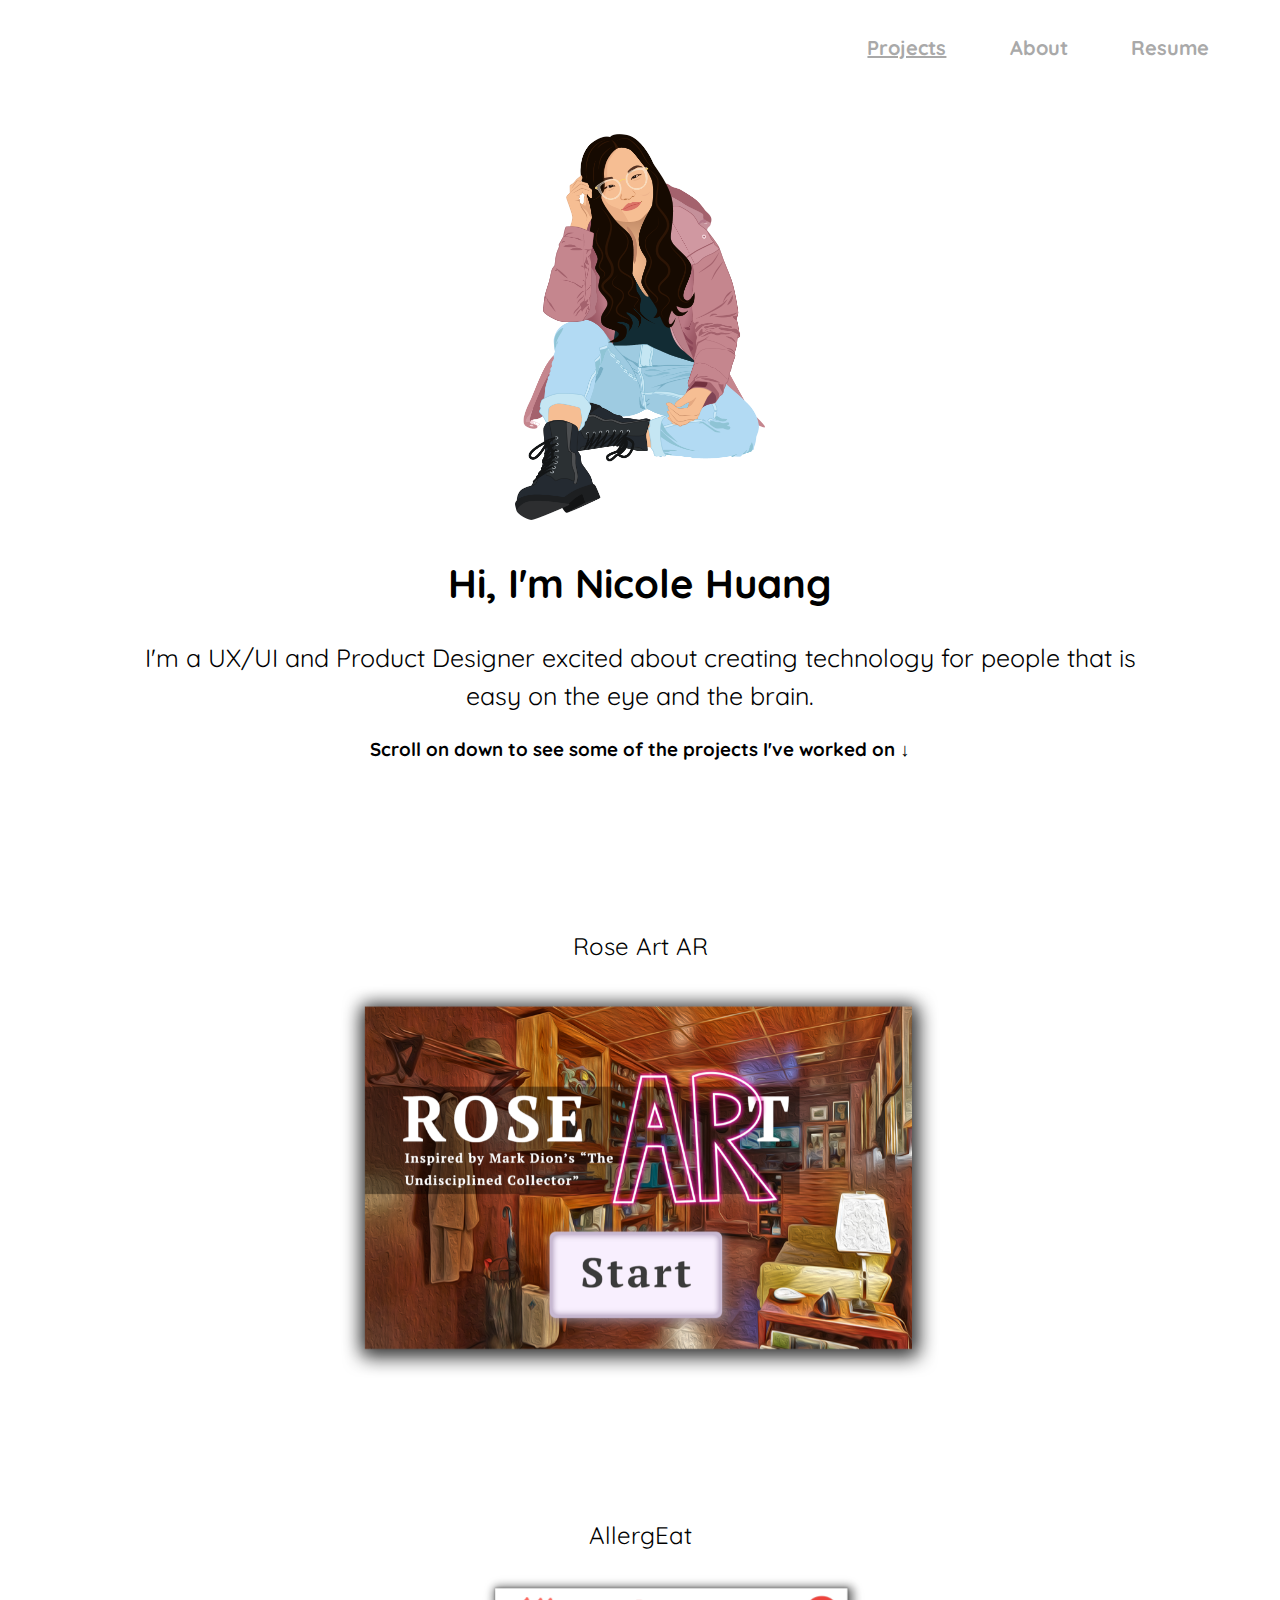
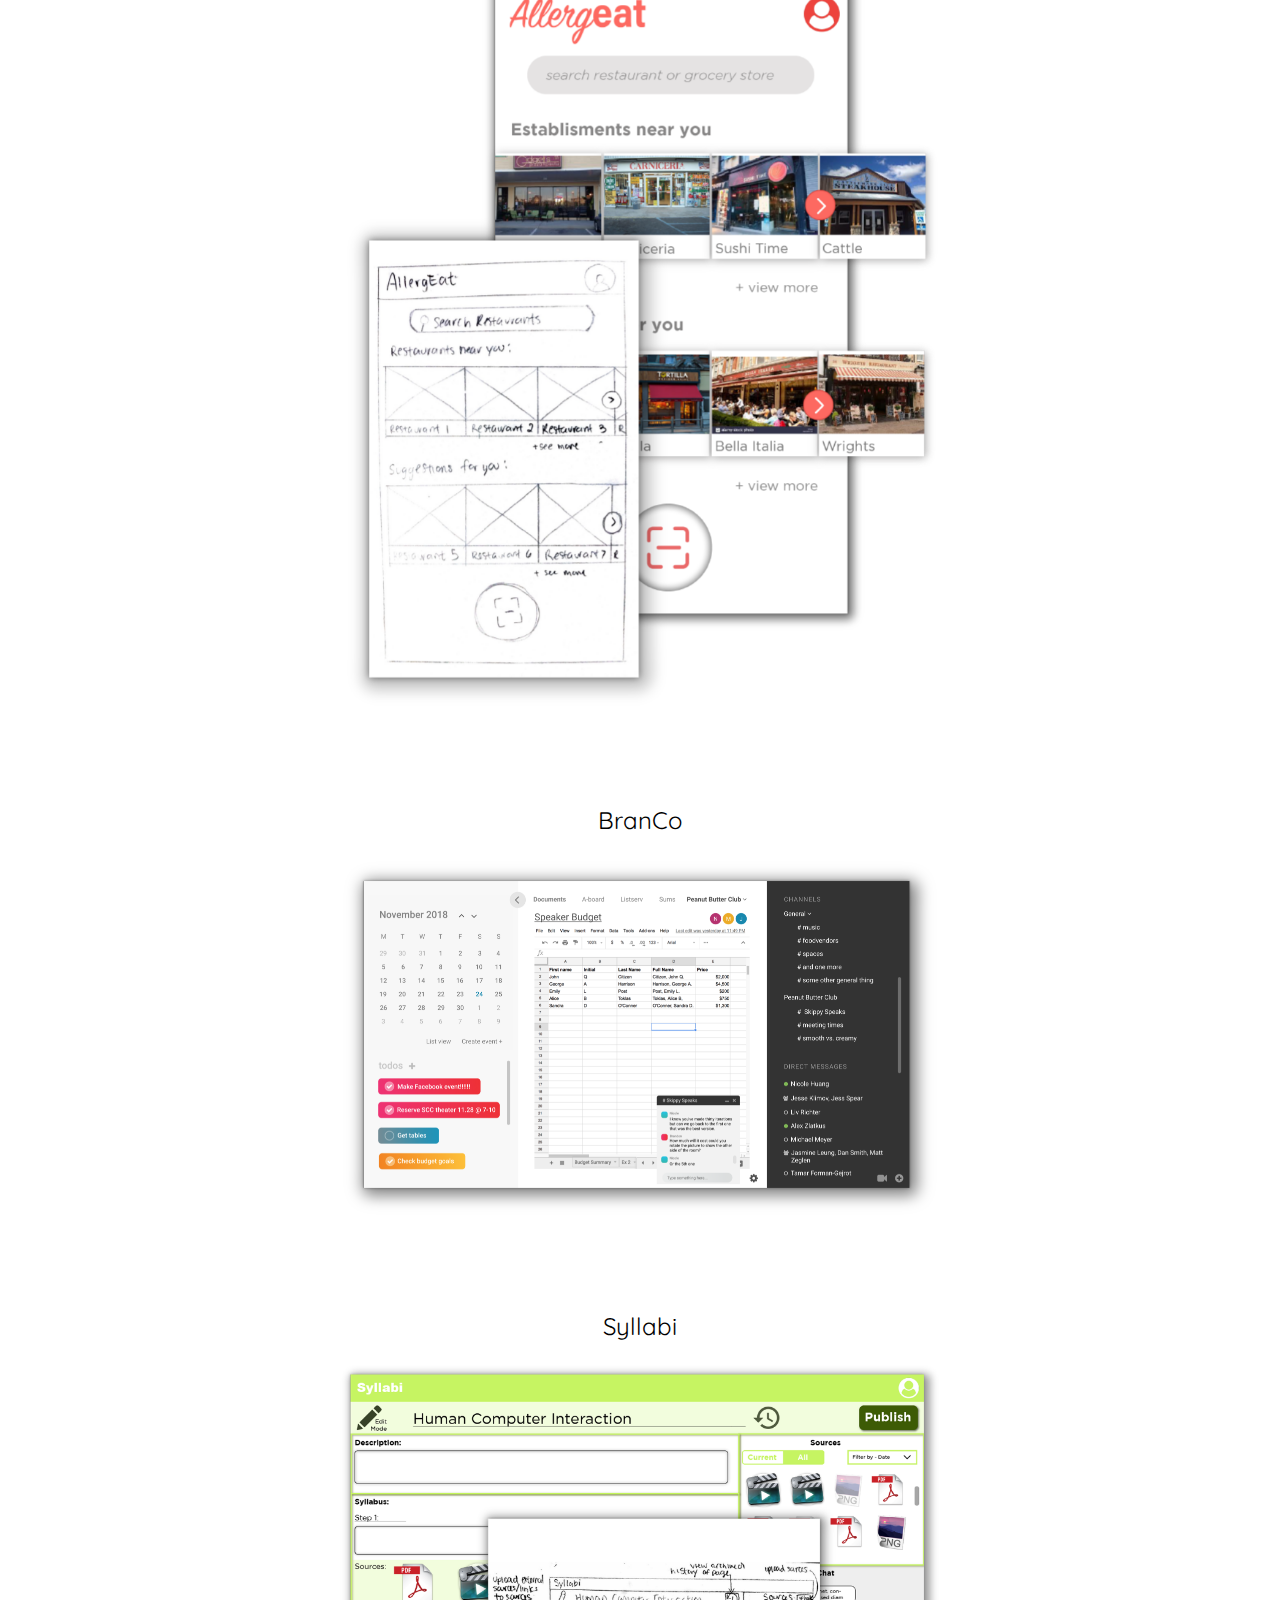
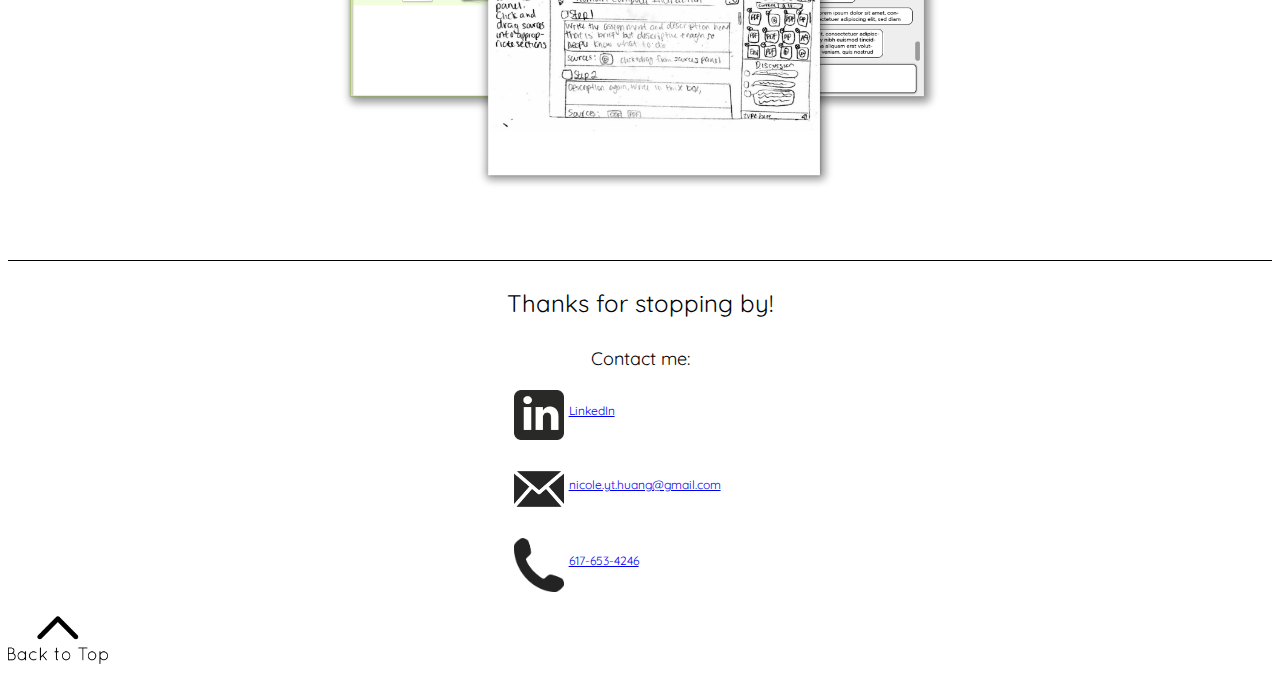
<file: index.html>
<!DOCTYPE html>
<html>
<meta name="viewport" content="width=device-width, initial-scale=1.0">

<head>
	<link rel="stylesheet" type="text/css" href="stylesheet.css">
	<link href='https://fonts.googleapis.com/css?family=Quicksand' rel='stylesheet'>
	<link rel="shortcut icon" type="image/png" href="favicon2021.png">
	<title>Nicole Huang Professional Portfolio</title>
</head>

<body>
	<a name="top"></a>

	<!--
	<div class="banner">
		<h1 id="NicoleHuang"> NICOLE HUANG </h1>
	</div>

	/-->

	
	<!--
	<a href="allergEat.html" class="menulink"> AllergEat </a>
	<a href="syllabi.html" class="menulink"> Syllabi </a>
	<a href="uqLyfe.html" class="menulink"> UQ Lyfe </a>
	<a href="branCo.html" class="menulink"> BranCo </a>
	/-->
	

		<a href="resume.html" id="toplink"> Resume </a>
		<a href="aboutMe.html" id="toplink"> About </a>
		<a href="index.html" id="toplink"> <u>Projects</u> </a>


	<div id="statement">
		<div id="indexlogo">
		<a href="index.html" id="logolink"><img src="NicoleWithFace.png" id="indexlogoimage"></a>
		</div>
		<h1 id="hi">Hi, I'm Nicole Huang</h1>
		<h2 id="im">I'm a UX/UI and Product Designer excited about creating technology for people that is easy on the eye and the brain.</h2>
		<h3 id="scroll">Scroll on down to see some of the projects I've worked on &#8595;</h3>
	</div> 

	<div class="container">
		<h2>Rose Art AR</h2>
		<a href="roseArtAR.html"><img src="roseArtAR.png" class="button" alt="RoseArtAR"></a>
		<div class="middle">
	    	<div class="text">Click to View</div>
	    </div>
	</div>

</br></br>
	<div class="container">
		<h2>AllergEat</h2>
		<a href="allergEat.html"><img src="AllergEat.png" class="button" alt="AllergEat"></a>
		<div class="middle">
	    	<div class="text">Click to View</div>
	    </div>
	</div>

<!--
	<div class="container">
		<h2>UQLyfe</h2>
		<a href="uqLyfe.html"><img src="UQLyfe.png" class="button" alt="UQLyfe"></a>
		<div class="middle">
			<div class="text">Click to View</div>
		</div>
	</div>
-->

	<div class="container">
		<h2>BranCo</h2>
		<a href="branCo.html"><img src="BranCo.png" class="button" alt="BranCo"></a>
		<div class="middle">
	    	<div class="text">Click to View</div>
		</div>
	</div>

	<div class="container">
		<h2>Syllabi</h2>
		<a href="syllabi.html"><img src="Syllabi.png" class="button" alt="Syllabi"></a>
		<div class="middle">
			<div class="text">Click to View</div>
		</div>
	</div>


	<div class="footer">
		<p id="thanks">Thanks for stopping by! </br> </p>
		<p id="contact">Contact me:</p>

		<a href="https://www.linkedin.com/in/nicolehuang-6" target="_blank" class="link"> <img src="linked.jpg" class="icon" alt="Linkedin Button" align="middle">LinkedIn</a></br></br>

		<a href="mailto:nicole.yt.huang@gmail.com" target="_top" class="link"><img src="mail2.png" class="icon" id="mail" alt="Email Button" align="middle">nicole.yt.huang@gmail.com</a></br></br>

		<a href="tel:+1-617-653-4246" class="link"><img src="phone.png" class="icon" alt="Phone Button" align="middle">617-653-4246</a></br></br>

		<!--<img src="homeAddress.png" class="icon" id="address" alt="Home Address Icon" align="bottom">
			<div id="homeDiv">
				<p class="link">12 Shipley Circle</br>Westford MA, 01886</br>United States</p>
			</div>
		/-->

		
		<!--
		<div class="contactLink">
			<a href="https://www.linkedin.com/in/nicolehuang-6" target="_blank"> <img src="linked.jpg" class="icon" alt="Linkedin Button" align="middle">LinkedIn</a>
		</div> </br>

		<div class="contactLink">
			<a href="mailto:nicole.yt.huang@gmail.com" target="_top"><img src="mail2.png" class="icon" id="mail" alt="Email Button" align="middle">nicole.yt.huang@gmail.com</a>
		</div> </br>

		<div class="contactLink">
			<a href="tel:+1-617-653-4246"><img src="phone.png" class="icon" alt="Phone Button" align="middle">617-653-4246</a>
		</div>

		<div class="contactLink" id="addressLink">
			<img src="homeAddress.png" class="icon" id="address" alt="Home Address Icon" align="bottom">
			<div id="homeDiv">
				<p>12 Shipley Circle</br>Westford MA, 01886</br>United States</p>
			</div>
		</div>

		/-->

		<a href="#top"><img src="backtoTop.png" id="backtoTop"></a>

		
	</div>



</body>
</html>
	<!-- 
	<div id="title">
		<h1> <a href="index.html">Nicole Huang Professional Portfolio</a></h1>
	</div>

	<div id="contact">
		<p id="para2"> Contact | nicole.yt.huang@gmail.com | (617)-653-4246 </p>
	</div>
	<div class="sticky">
		<ul id="navBar">
			<li><a href="resume.html">Resume</a></li>
			<li><a href="animation3D.html">3D Animation</a></li>
  			<li><a href="productDesign.html">Product Design</a></li>
		</ul>
	</div>

	<div>
		<h2>Home</h2>
	</div>

	<div id="aboutMe">
		<img src="portrait.jpg" id="headshot" alt="Headshot" width="30%" height="30%">
		<p> Hi! My name is Nicole Huang; I am currently a student at Brandeis University, and I am an aspiring User Designer and Human Computer Interaction professional. My mind allows me to blend logic and creativity seamlessly, and I love working with people in any capacity. I have experience developing ideas from the ground up and having a hand in every aspect of the product development from low-fidelity prototyping and wireframing, to usability testing and rounds upon rounds of iterating, and finally to presenting a product ready for the market. I also have experience doing detailed work on specific features that contribute to the whole of much larger projects. I've worked in groups that range from 5 members to over 50 members, and I have been involved with projects that were done for clients as well as projects done for myself or my own team. I have a personality that is very easy to get along with, and I always design with the user in mind. I have a lot of good experience, but I am always looking to learn more. Thank you for taking the time to check out my portfolio! </p>
	</div>

	<div id="space">

	</div>

	<div id="foot">
		<a href="https://github.com/nicole-h6" target="_blank">
			<img src="github.jpg" id="gitButton" alt="Github Button" width="2%" height="2%"></a>
		<a href="https://www.linkedin.com/in/nicolehuang-6" target="_blank"> 
			<img src="linked.jpg" id="linkedinButton" alt="Linkedin Button" width="2%" height="2%"></a>
		<a href="mailto:nicole.yt.huang@gmail.com" target="_top">
			<img src="mail.jpg" id="emailButton" alt="Email Button" width="2%" height="2%"></a>
	</div>

</body>

</html>
</file>
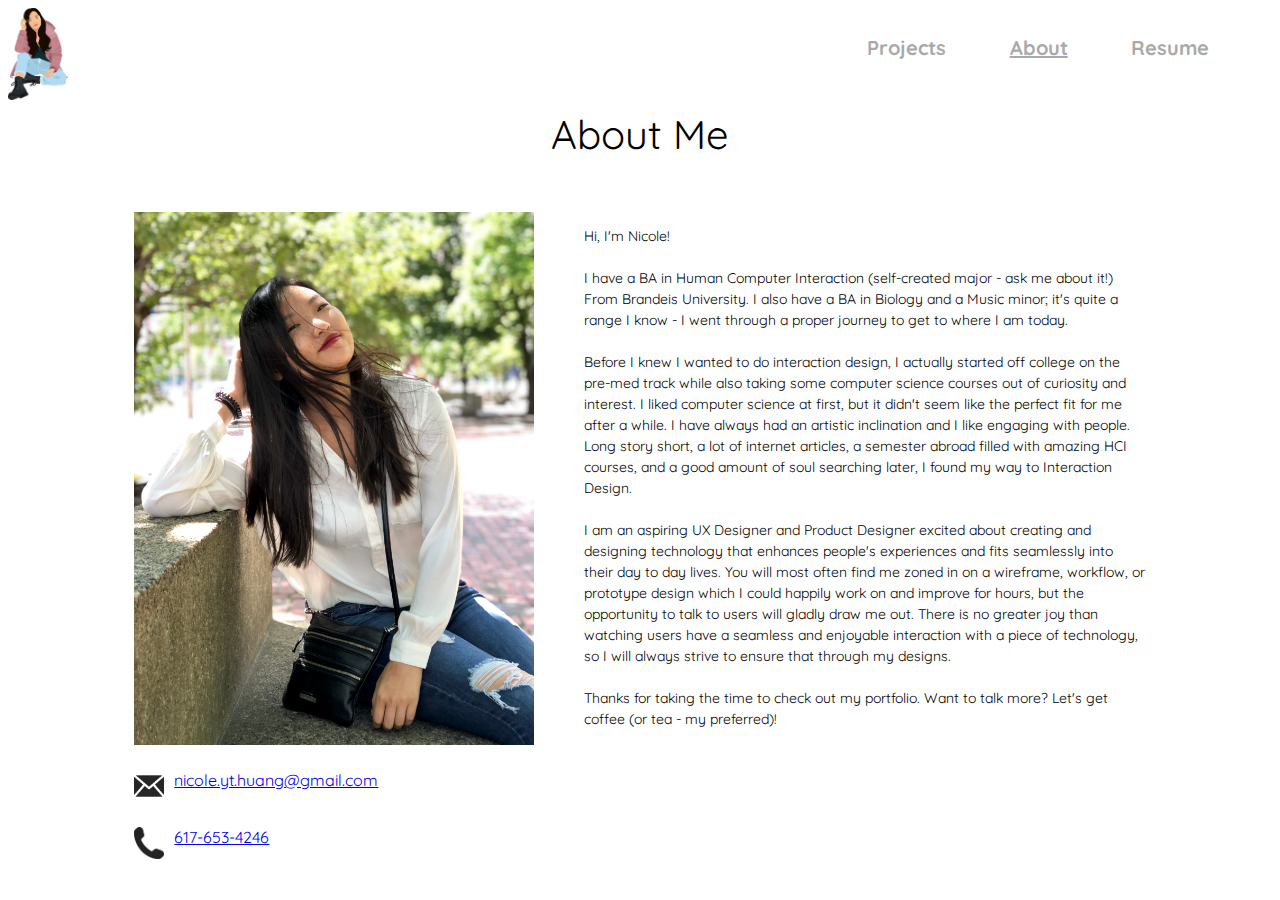
<file: aboutMe.html>
<!DOCTYPE html>

<meta name="viewport" content="width=device-width, initial-scale=1.0">
<head>
	<link rel="stylesheet" type="text/css" href="stylesheet.css">
	<link href='https://fonts.googleapis.com/css?family=Quicksand' rel='stylesheet'>
	<link rel="shortcut icon" type="image/png" href="favicon2021.png">
	<title>Nicole Huang Professional Portfolio</title>
</head>

<body>

	<a href="index.html" id="logolink"><img src="NicoleWithFace.png" id="logo"></a>

	<a href="resume.html" id="toplink"> Resume </a>
	<a href="aboutMe.html" id="toplink"> <u>About</u> </a>
	<a href="index.html" id="toplink"> Projects </a>

	<br><br><br><br>

	<div class="aboutContainer">

		<p class="projectTitle">About Me</p>
		<br><br>
		<img src="me2018.jpg" alt="Me" width="400px" id="mepic">
		<p id="aboutmepara">Hi, I'm Nicole!</br></br> I have a BA in Human Computer Interaction (self-created major - ask me about it!) From Brandeis University. I also have a BA in Biology and a Music minor; it's quite a range I know - I went through a proper journey to get to where I am today. </br></br> Before I knew I wanted to do interaction design, I actually started off college on the pre-med track while also taking some computer science courses out of curiosity and interest. I liked computer science at first, but it didn't seem like the perfect fit for me after a while. I have always had an artistic inclination and I like engaging with people. Long story short, a lot of internet articles, a semester abroad filled with amazing HCI courses, and a good amount of soul searching later, I found my way to Interaction Design. </br></br>I am an aspiring UX Designer and Product Designer excited about creating and designing technology that enhances people's experiences and fits seamlessly into their day to day lives. You will most often find me zoned in on a wireframe, workflow, or prototype design which I could happily work on and improve for hours, but the opportunity to talk to users will gladly draw me out. There is no greater joy than watching users have a seamless and enjoyable interaction with a piece of technology, so I will always strive to ensure that through my designs.</br></br>Thanks for taking the time to check out my portfolio. Want to talk more? Let's get coffee (or tea - my preferred)! </p></br>

		<a href="mailto:nicole.yt.huang@gmail.com" target="_top"><img src="mail2.png" class="iconaboutme" id="mail" alt="Email Button" align="middle">nicole.yt.huang@gmail.com</a></br></br>
		<a href="tel:+1-617-653-4246" id="phone"><img src="phone.png" class="iconaboutme" id="phone" alt="Phone Button" align="middle">617-653-4246</a>

	</div>
</body>
</file>
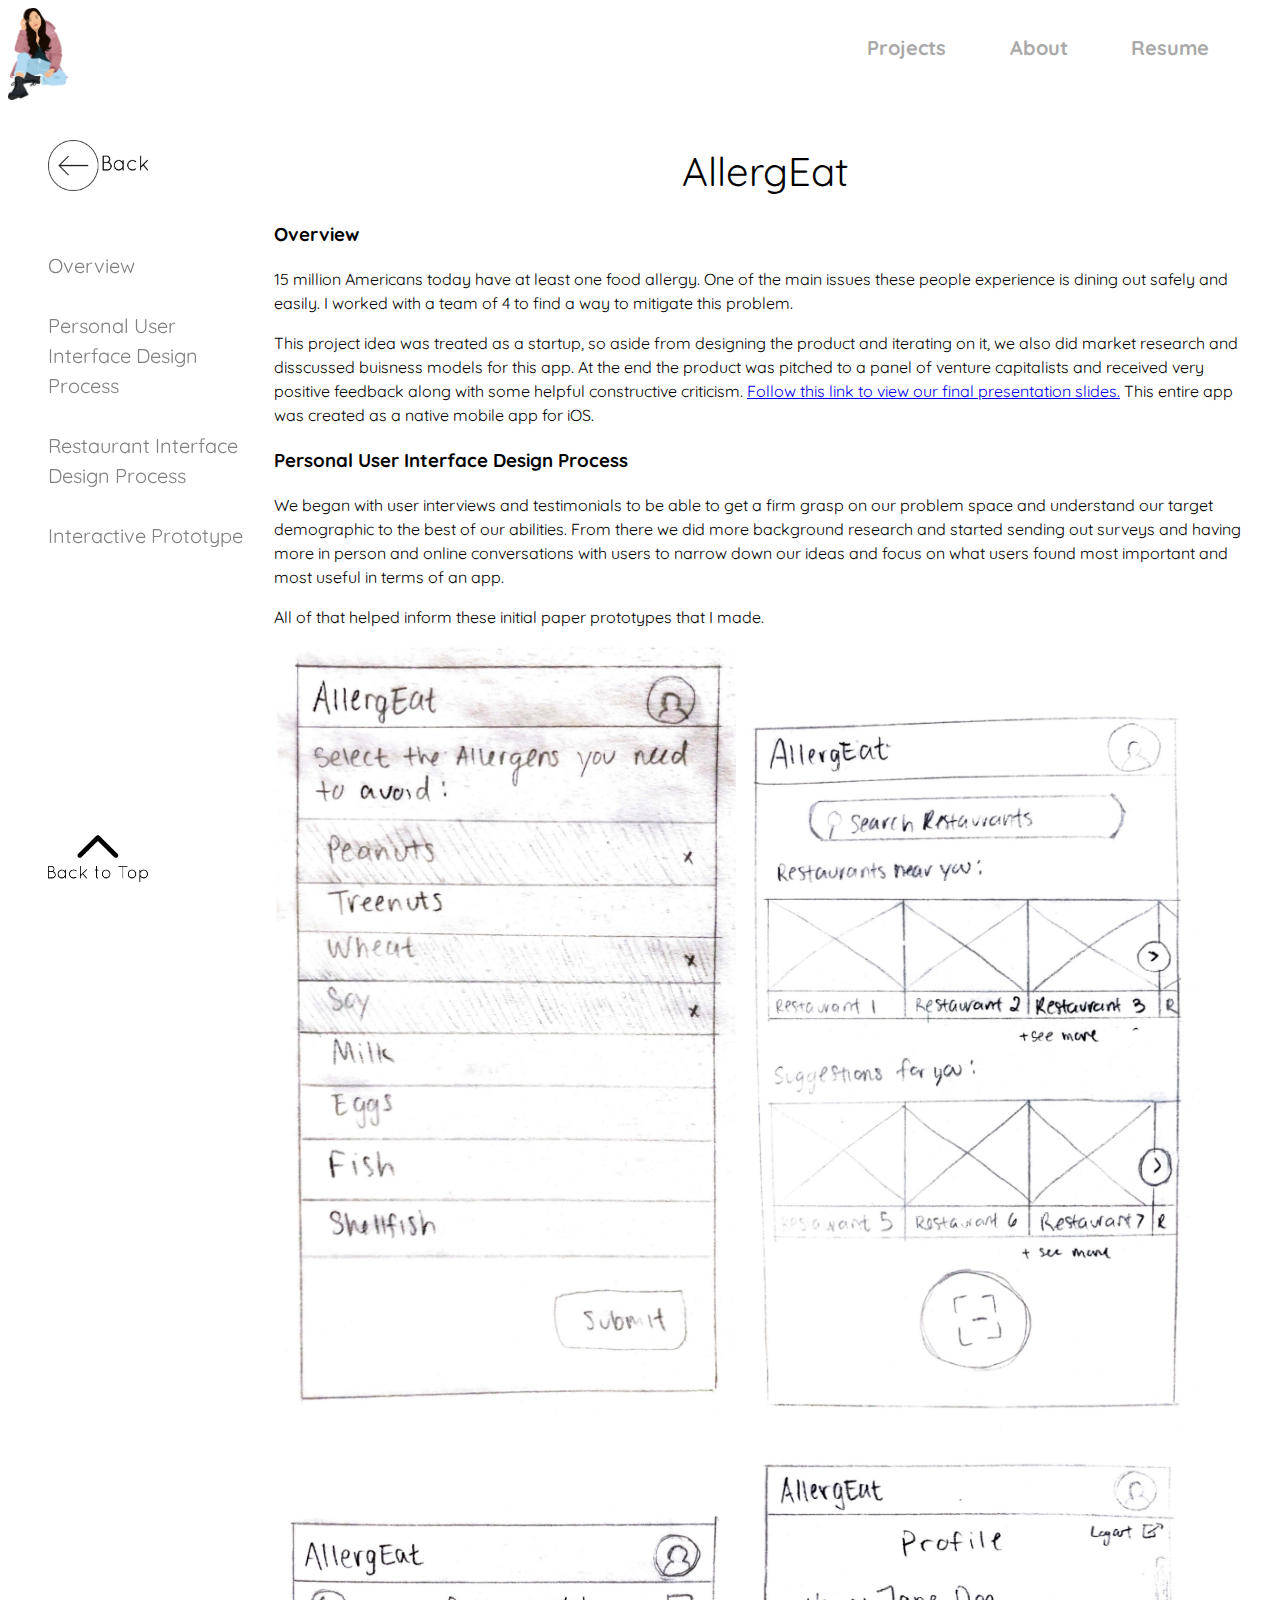
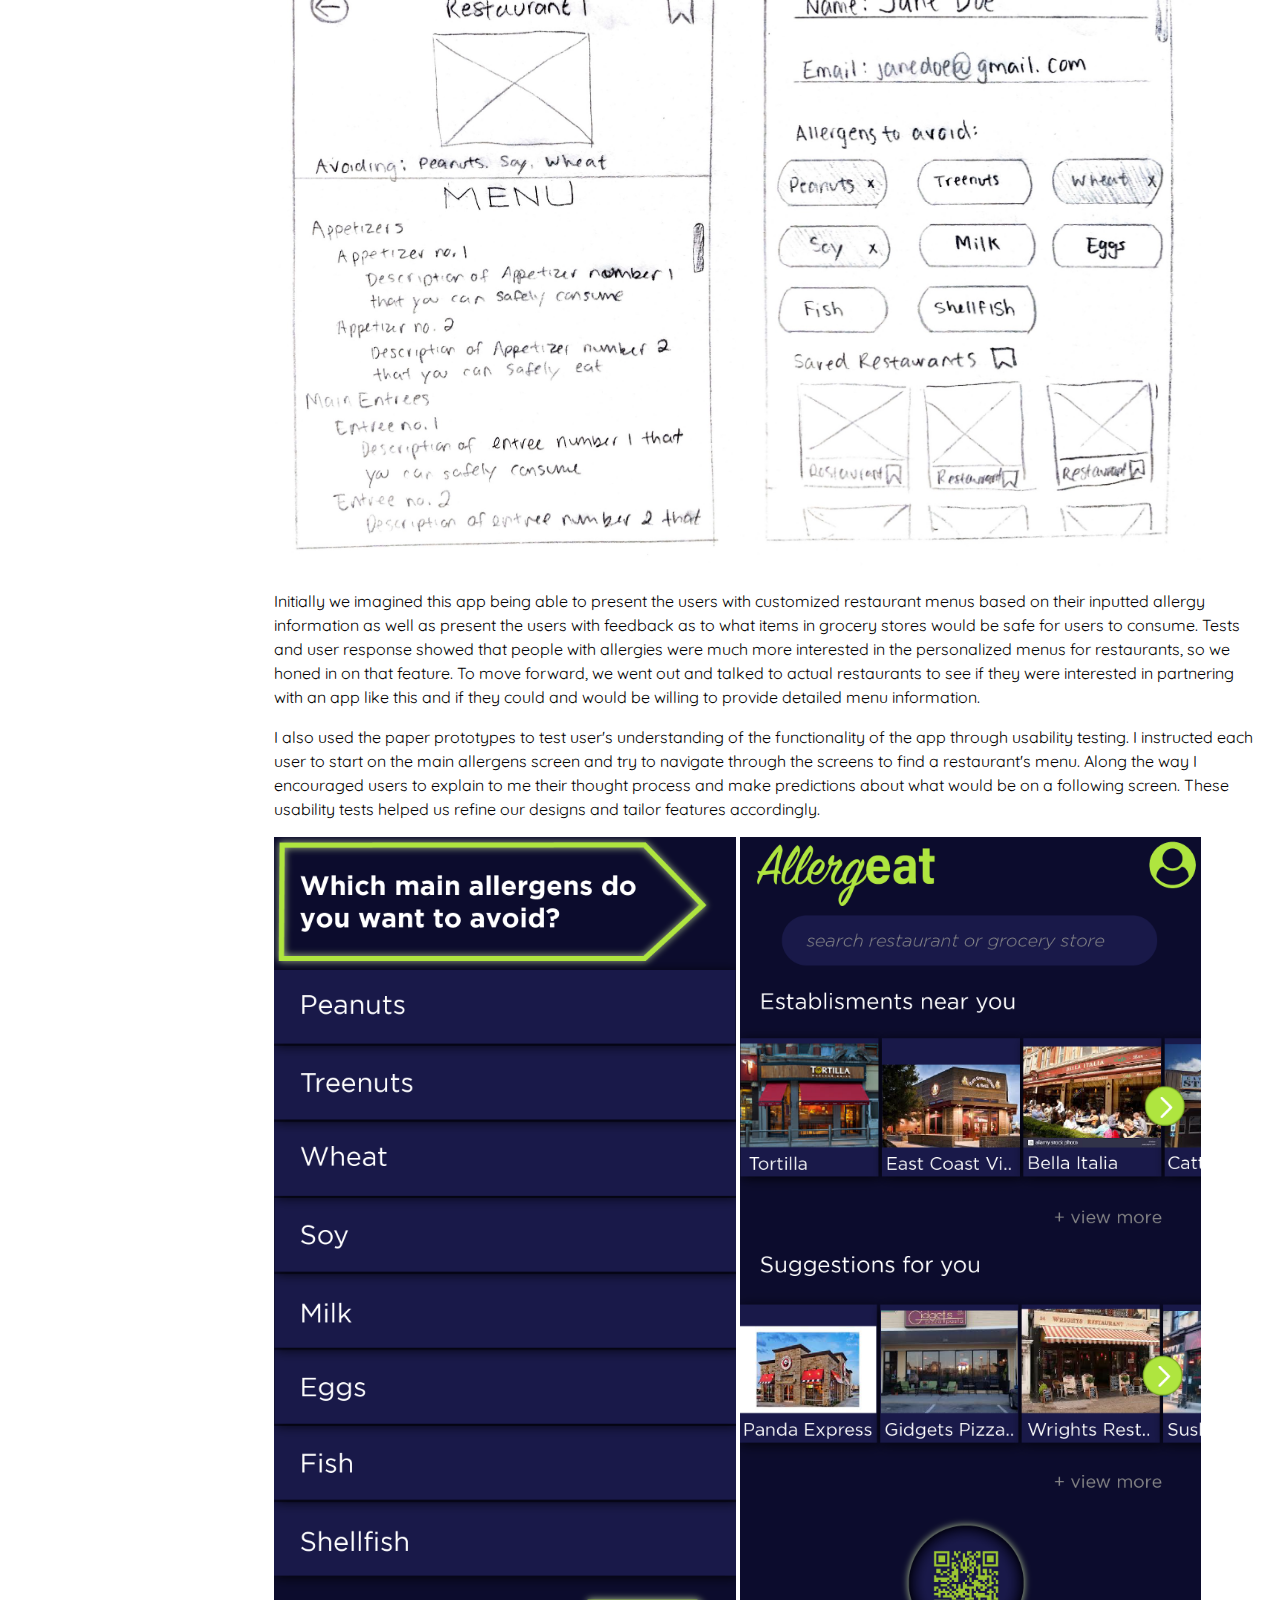
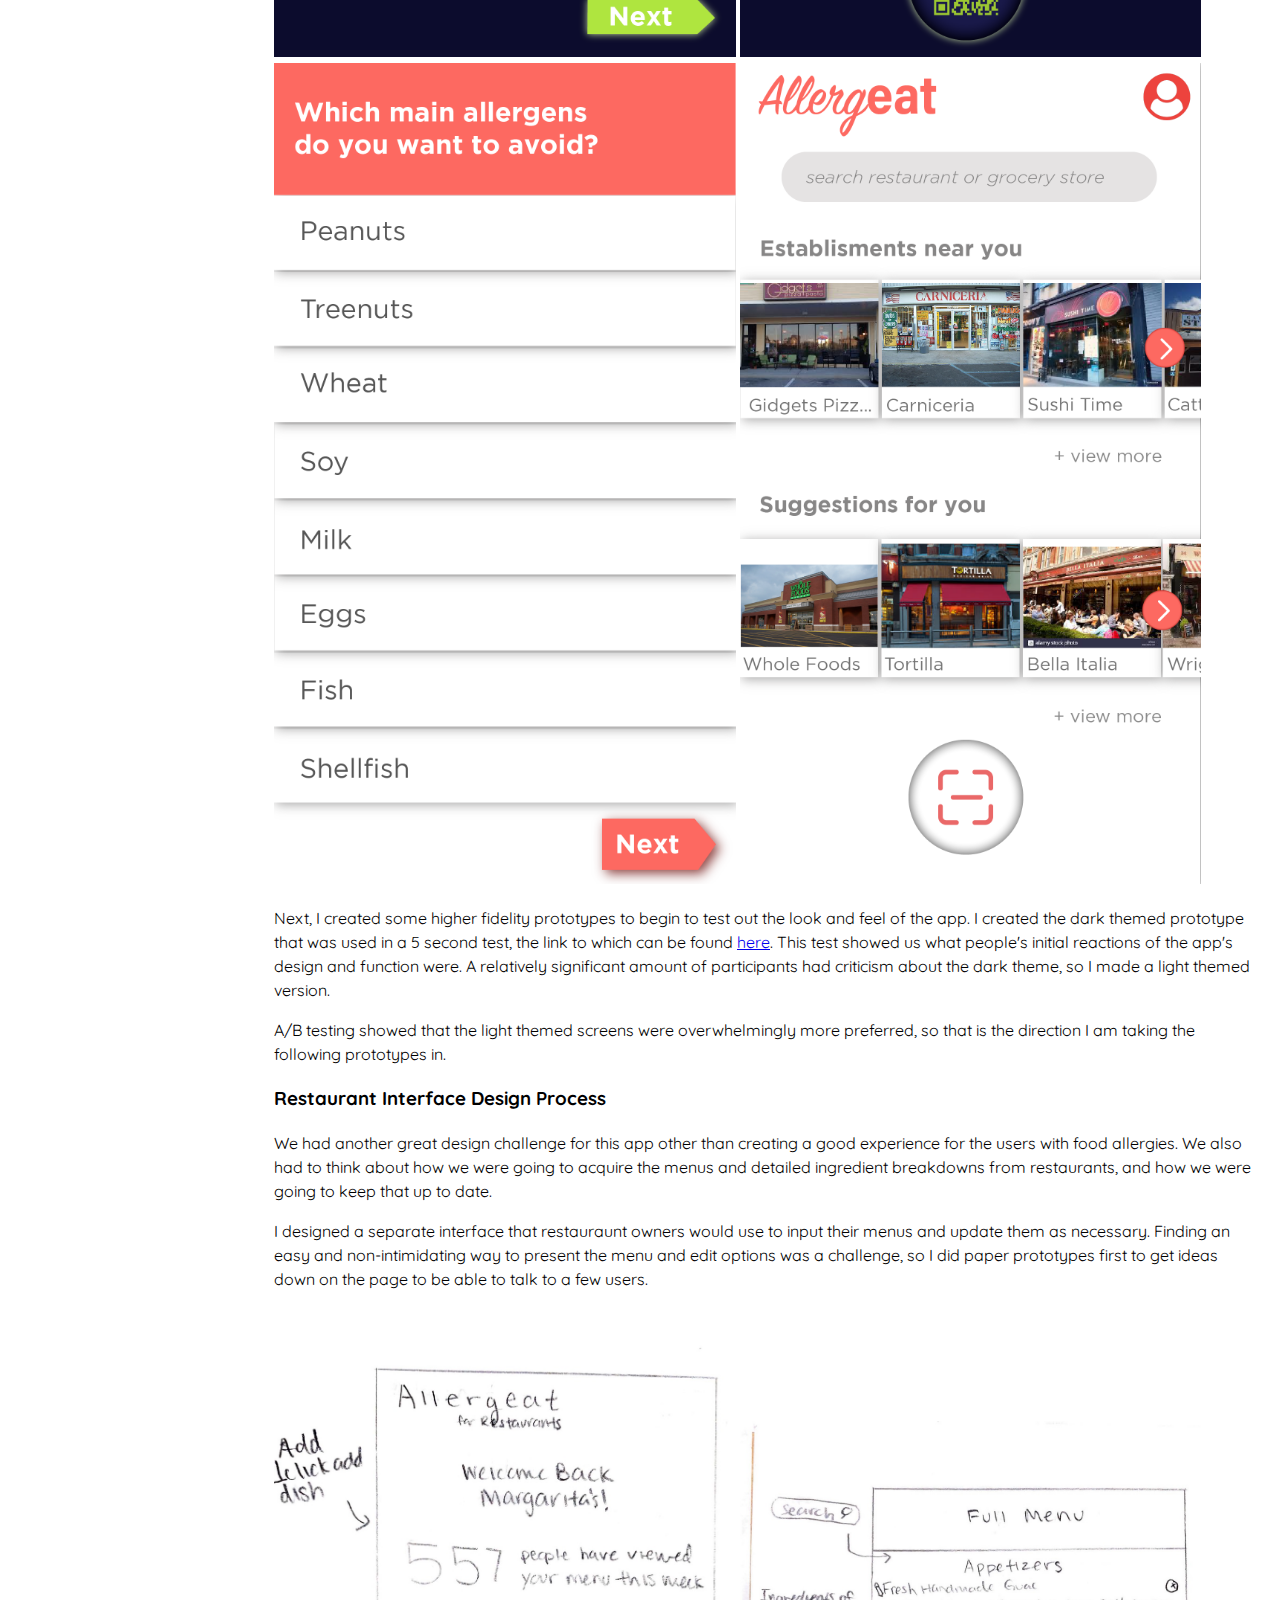
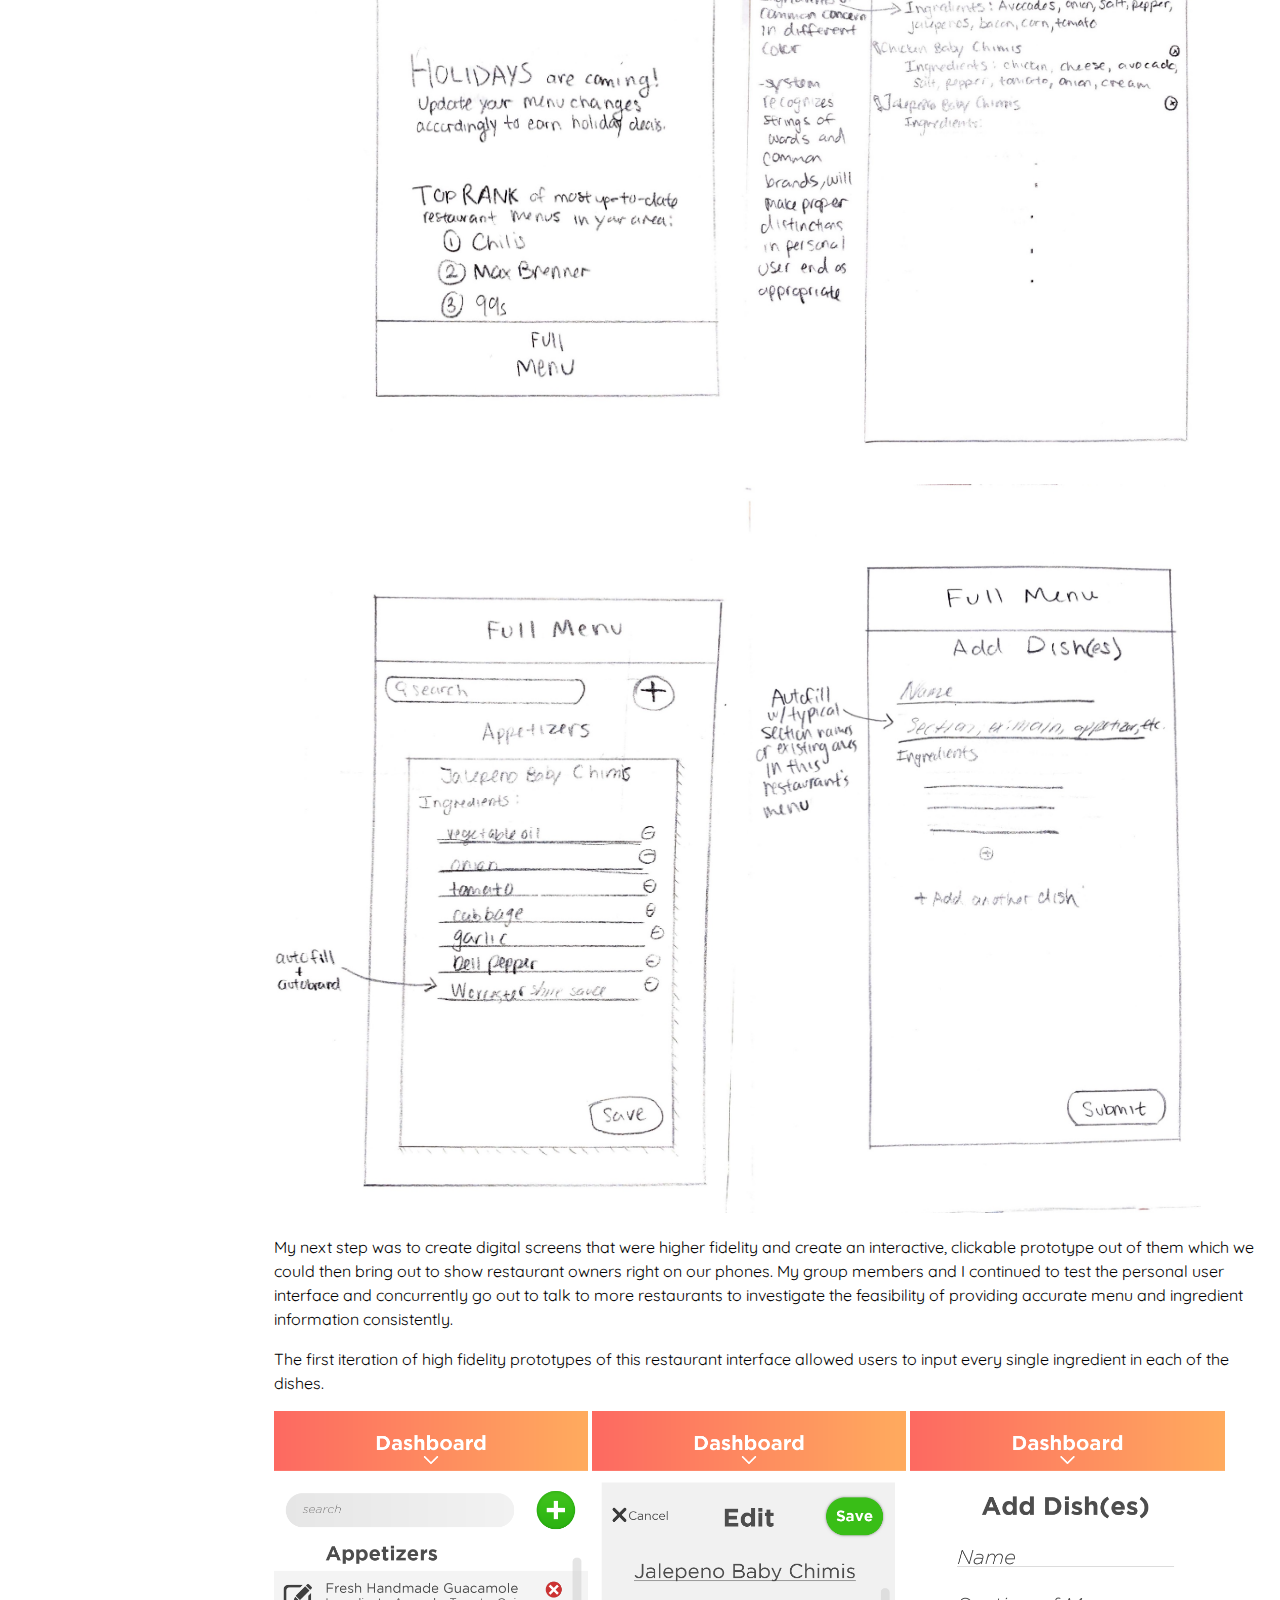
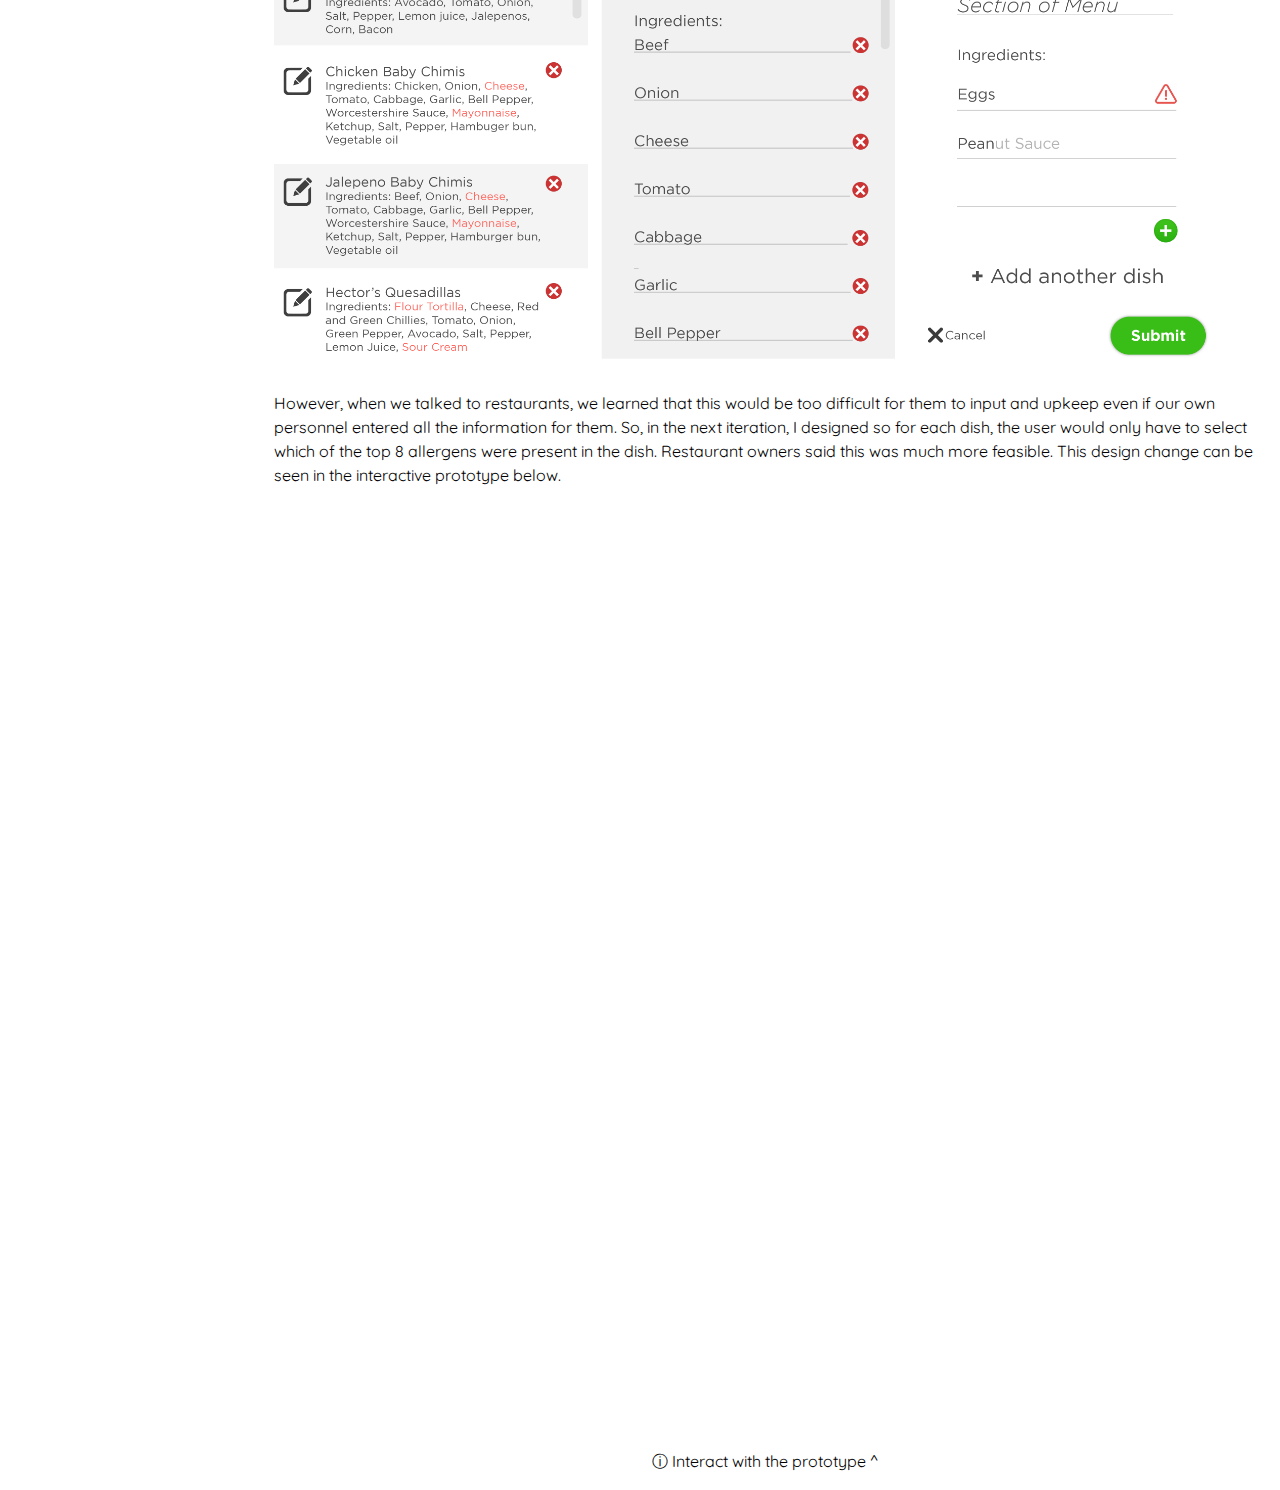
<file: allergEat.html>
<!DOCTYPE html>
<meta name="viewport" content="width=device-width, initial-scale=1.0">

<head>
	<link rel="stylesheet" type="text/css" href="stylesheet.css">
	<link href='https://fonts.googleapis.com/css?family=Quicksand' rel='stylesheet'>
	<link rel="shortcut icon" type="image/png" href="favicon2021.png">
	<title>Nicole Huang Professional Portfolio</title>
	
</head>

<body>
	<div class="header">
		<a name="top"></a>

		<a href="index.html" id="logolink"><img src="NicoleWithFace.png" id="logo"></a>

		<a href="resume.html" id="toplink"> Resume </a>
		<a href="aboutMe.html" id="toplink"> About </a>
		<a href="index.html" id="toplink"> Projects </a>
	</div>

	<div class="projectContainer">

		<div class="sidenavContainer">
			<div class="back">
				<a href="index.html"><img src="back.png" id="back" align="middle"></a>
			</div>
			<br><br>
			<a href="#Overview" class="sidebarlink">Overview</a>
			<br><br>
			<a href="#Personal User Interface Design Process" class="sidebarlink">Personal User Interface Design Process</a>
			<br><br>
			<a href="#Restaurant Interface Design Process" class="sidebarlink">Restaurant Interface Design Process</a>
			<br><br>
			<a href="#Interactive Prototype" class="sidebarlink">Interactive Prototype</a>
			<br><br>

			<div class="backtotop">
				<a href="#top"><img src="backtoTop.png" id="backtoTop"></a>
			</div>
		</div>

		<div class="everythingelseContainer">
			<p class="projectTitle"> AllergEat </p>
			<a name="Overview"></a> <h3>Overview</h3>
			<p> 15 million Americans today have at least one food allergy. One of the main issues these people experience is dining out safely and easily. I worked with a team of 4 to find a way to mitigate this problem.</p>

			<p>This project idea was treated as a startup, so aside from designing the product and iterating on it, we also did market research and disscussed buisness models for this app. At the end the product was pitched to a panel of venture capitalists and received very positive feedback along with some helpful constructive criticism. <a href="https://docs.google.com/presentation/d/1y46lyewm92viZQPumhrSM83QTepsczVVRB_ytMsdhvs/edit?usp=sharing" target="_blank">Follow this link to view our final presentation slides.</a> This entire app was created as a native mobile app for iOS.</p> 

			<a name="Personal User Interface Design Process"></a> <h3>Personal User Interface Design Process</h3>
			<p> We began with user interviews and testimonials to be able to get a firm grasp on our problem space and understand our target demographic to the best of our abilities. From there we did more background research and started sending out surveys and having more in person and online conversations with users to narrow down our ideas and focus on what users found most important and most useful in terms of an app. </p>
			<p> All of that helped inform these initial paper prototypes that I made. </p>
			<div class="image">
				<img src="AllergEatPaper1.jpg" class="AllergEatPaper" alt="AllergEatPaper1" width="47%">
				<img src="AllergEatPaper2.jpg" class="AllergEatPaper" alt="AllergEatPaper2" width="47%">
				<img src="AllergEatPaper3.jpg" class="AllergEatPaper" alt="AllergEatPaper3" width="47%">
				<img src="AllergEatPaper4.jpg" class="AllergEatPaper" alt="AllergEatPaper4" width="47%">
			</div>
			<p> Initially we imagined this app being able to present the users with customized restaurant menus based on their inputted allergy information as well as present the users with feedback as to what items in grocery stores would be safe for users to consume. Tests and user response showed that people with allergies were much more interested in the personalized menus for restaurants, so we honed in on that feature. To move forward, we went out and talked to actual restaurants to see if they were interested in partnering with an app like this and if they could and would be willing to provide detailed menu information. </p>
			<p> I also used the paper prototypes to test user's understanding of the functionality of the app through usability testing. I instructed each user to start on the main allergens screen and try to navigate through the screens to find a restaurant's menu. Along the way I encouraged users to explain to me their thought process and make predictions about what would be on a following screen. These usability tests helped us refine our designs and tailor features accordingly. </p>

			<div class="image">
				<img src="AllergEat1.png" id="AllergEat1" alt="AllergEat1" width="47%">
				<img src="AllergEat2.png" id="AllergEat2" alt="AllergEat2" width="47%">
				<img src="AllergEat3.png" id="AllergEat3" alt="AllergEat3" width="47%">
				<img src="AllergEat4.png" id="AllergEat4" alt="AllergEat4" width="47%">
			</div>
			<p> Next, I created some higher fidelity prototypes to begin to test out the look and feel of the app. I created the dark themed prototype that was used in a 5 second test, the link to which can be found <a href="https://app.usabilityhub.com/tests/4e26fea55b5/results/8533082448bf" target="_blank"> here</a>. This test showed us what people's initial reactions of the app's design and function were. A relatively significant amount of participants had criticism about the dark theme, so I made a light themed version. </p>
			<p> A/B testing showed that the light themed screens were overwhelmingly more preferred, so that is the direction I am taking the following prototypes in.</p>

			<a name="Restaurant Interface Design Process"></a> <h3>Restaurant Interface Design Process</h3>
			<p> We had another great design challenge for this app other than creating a good experience for the users with food allergies. We also had to think about how we were going to acquire the menus and detailed ingredient breakdowns from restaurants, and how we were going to keep that up to date. </p>

			<p> I designed a separate interface that restauraunt owners would use to input their menus and update them as necessary. Finding an easy and non-intimidating way to present the menu and edit options was a challenge, so I did paper prototypes first to get ideas down on the page to be able to talk to a few users. </p>


			<div class="image">
				<img src="allergeatrestaurant1.jpg" id="AllergEatR1" alt="AllergEatR1" width="47%">
				<img src="allergeatrestaurant2.jpg" id="AllergEatR2" alt="AllergEatR2" width="47%">
				<img src="allergeatrestaurant3.jpg" id="AllergEatR3" alt="AllergEatR3" width="47%">
				<img src="allergeatrestaurant4.jpg" id="AllergEatR4" alt="AllergEatR4" width="47%">
			</div>

			<p> My next step was to create digital screens that were higher fidelity and create an interactive, clickable prototype out of them which we could then bring out to show restaurant owners right on our phones. My group members and I continued to test the personal user interface and concurrently go out to talk to more restaurants to investigate the feasibility of providing accurate menu and ingredient information consistently. </p>

			<p>The first iteration of high fidelity prototypes of this restaurant interface allowed users to input every single ingredient in each of the dishes.</p>
			
			<div class="restaurantdigitalimage">
				<img src="restaurantdigital1.png" id="AllergEatR1" alt="AllergEatDigitalR1" width="32%">
				<img src="restaurantdigital2.png" id="AllergEatR2" alt="AllergEatDigitalR2" width="32%">
				<img src="restaurantdigital3.png" id="AllergEatR2" alt="AllergEatDigitalR2" width="32%">
			</div>

			<p>However, when we talked to restaurants, we learned that this would be too difficult for them to input and upkeep even if our own personnel entered all the information for them. So, in the next iteration, I designed so for each dish, the user would only have to select which of the top 8 allergens were present in the dish. Restaurant owners said this was much more feasible. This design change can be seen in the <a name="Interactive Prototype"></a> interactive prototype below.</p>

			<iframe width="438" height="930" src="https://invis.io/NTPCV29UWZQ" frameborder="0" allowfullscreen id="allergeatproto"></iframe>
			<p id="instruction"> &#9432; Interact with the prototype ^</p>

		</div>



	</div>

</body>


<!--

<body>
	<div id="title">
		<h1><a href="index.html">Nicole Huang Professional Portfolio</a></h1>
	</div>
	<div id="contact">
		<p id="para2"> Contact | nicole.yt.huang@gmail.com | (617)-653-4246 </p>
	</div>
	<div class="sticky">
		<ul id="navBar">
			<li><a href="resume.html">Resume</a></li>
			<li><a href="animation3D.html">3D Animation</a></li>
  			<li><a href="productDesign.html">Product Design</a></li>
		</ul>
	</div>

	<div id="pageHeader">
		<h2>Product Design</h2>
	</div>

	<div>
		<h3>OrganIze</h3>

		<div id="deets">
		<img src="organIze.png" id="organIzePic" alt="organIze" width="50%" height="50%">
		<p id="organIzeDescription">I designed this application with a friend to explore technology's use in the learning sciences and see how learning science theory could be applied to teaching college level anatomy. We used ideas such as scaffolding, metacognition, problem-based learning, and many more concepts from the learning sciences to create a tool that would be effective in helping students learn in theis particular area. The learning platform is designed to help students gain a deeper understanding of human anatomy than they could simply through lectures and labs in existing curriculums. It enables students to interact with one another and learn from each other as they work together to make sense of a case study that is presented to them in increments week by week as the semester goes on. Students can take notes directly on the platform, chat, and complete weekly reports on the platform together. They can also enter relevant information about interactions between body parts or organ systems on the interactive human body model at the center platform to help visualize the issues presented in the case. The two of us executed every step of this design process ourselves from conceptalizing to sketching wireframes to usability testing to creating higher fidelity prototypes, and finally to having a proof-of-concept prototype that could be presented. There is still much to explore and many unanswered questions to investigate in order to improve this product. This is by no means a complete and perfected product, though nothing ever really is, but perhaps someday I will have the chance to dive into it again.</p>
		<p>The link to our Invision prototype can be found <a href="https://invis.io/VXHJJLY36Q2" id="organIzeLink" target="_blank">here</a></p>
		</div>
	</div>
	<div>
		<h3>UQ Lyfe</h3>

		<div id="deets">
		<iframe id="uqlyfeProto" src='https://s4395647-uq-lyfe.uqcloud.net/' height="530px" frameBorder='0'></iframe>
		<p id="uqlyfeDescription">Four other team members and I created a proof of concept prototype for a concept that would target the problem space of active communities within Social and Mobile Computing. Our idea was an application that could be the unified platform for all clubs, societies, and events held on our university's campus. I provided input in every step of the process from initial research and user testing to low-fidelity prototypes and finally our high fidelity usable product. My contributions allowed me to practice skills in graphic design, user experience design, user interface design, and web design.</p>
		<p>The link to our Github repository can be found <a href="https://github.com/deco3500-2017/Barnabees-UQLyfe" id="uqlyfeLink" target="_blank">here</a></p>
		</div>
	</div>

	<div>
		<h3>Spacwars</h3>

		<div id="deets">

			<img src="Spacwars.jpg" id="spacwarsPic" alt="Spacwars" width="50%" height="50%">

			<p>51 students including myself worked over 13 weeks to create an MMORPG (a Massive Multiplayer Online Role Playing Game, such as World of Warcraft, but ours definitely only works on a smaller scale). The large group was split into teams of 3 or 4 with computer scientists and designers placed strategically for maximum quality and output. Kanban project management theory was used to streamline the process. Teams communicated independently, and the entire group participated in a standup once a week to update all other teams on progress and future goals. My individual contributions included designing backgrounds, sprites, and music, along with orchestrating a lot of user testing throughout the entire process.
			<p>The link to our Github repository can be found <a href="https://github.com/UQdeco2800/deco2800-2017-spacwars" id="spacwarsLink" target="_blank">here</a></p>
		</div>
	</div>

	<div id="foot">
		<a href="https://github.com/nicole-h6" target="_blank">
			<img src="github.jpg" id="gitButton" alt="Github Button" width="2%" height="2%"></a>
		<a href="https://www.linkedin.com/in/nicole-huang-652a08126/" target="_blank"> 
			<img src="linked.jpg" id="linkedinButton" alt="Linkedin Button" width="2%" height="2%"></a>
		<a href="mailto:nicole.yt.huang@gmail.com" target="_top">
			<img src="mail.jpg" id="emailButton" alt="Email Button" width="2%" height="2%"></a>
	</div>


</body>

</html>
</file>
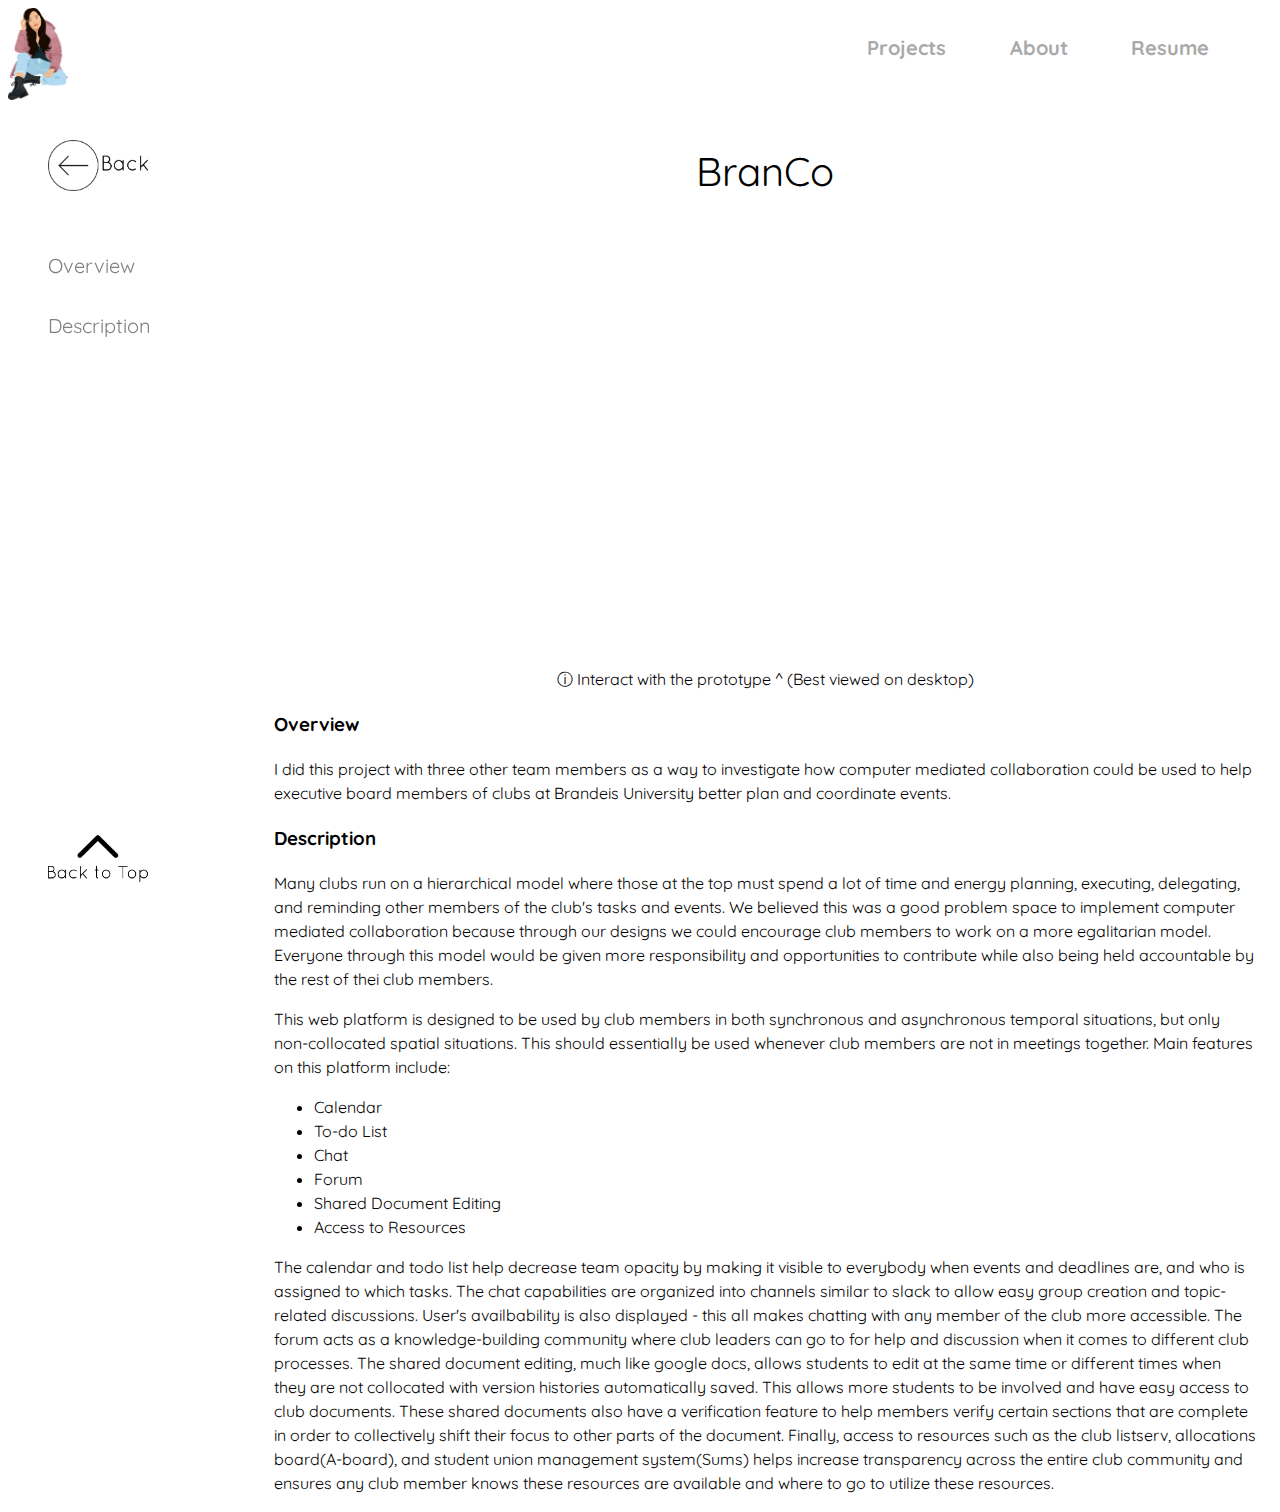
<file: branCo.html>
<!DOCTYPE html>
<meta name="viewport" content="width=device-width, initial-scale=1.0">
<head>
	<link rel="stylesheet" type="text/css" href="stylesheet.css">
	<link href='https://fonts.googleapis.com/css?family=Quicksand' rel='stylesheet'>
	<link rel="shortcut icon" type="image/png" href="favicon2021.png">
	<title>Nicole Huang Professional Portfolio</title>
</head>

<body>
	<div class="header">
		<a name="top"></a>

		<a href="index.html" id="logolink"><img src="NicoleWithFace.png" id="logo"></a>

		<a href="resume.html" id="toplink"> Resume </a>
		<a href="aboutMe.html" id="toplink"> About </a>
		<a href="index.html" id="toplink"> Projects </a>
	</div>

	<div class="projectContainer">
		<div class="sidenavContainer">
			<div class="back">
				<a href="index.html"><img src="back.png" id="back" align="middle"></a>
			</div>
			<br><br>
			<a href="#Overview" class="sidebarlink"> Overview </a>
			<br><br>
			<a href="#Description" class="sidebarlink"> Description </a>

			<div class="backtotop">
				<a href="#top"><img src="backtoTop.png" id="backtoTop"></a>
			</div>
		</div>

		<div class="everythingelseContainer">
			<p class="projectTitle"> BranCo </p>

			<iframe style="border: none;" width="800" height="450" src="https://www.figma.com/embed?embed_host=share&url=https%3A%2F%2Fwww.figma.com%2Fproto%2FWFvbvcWS7YPoJo5HpmcpOl0d%2FDashboard-View%3Fnode-id%3D0%253A1%26scaling%3Dcontain" allowfullscreen id="brancointeractive"></iframe>
			<p id="instruction"> &#9432; Interact with the prototype ^ (Best viewed on desktop)</p>

			<a name="Overview"></a> <h3>Overview</h3>
			<p>I did this project with three other team members as a way to investigate how computer mediated collaboration could be used to help executive board members of clubs at Brandeis University better plan and coordinate events.</p>

			<a name="Description"></a> <h3>Description</h3>
			<p>Many clubs run on a hierarchical model where those at the top must spend a lot of time and energy planning, executing, delegating, and reminding other members of the club's tasks and events. We believed this was a good problem space to implement computer mediated collaboration because through our designs we could encourage club members to work on a more egalitarian model. Everyone through this model would be given more responsibility and opportunities to contribute while also being held accountable by the rest of thei club members. </p>

			<p>This web platform is designed to be used by club members in both synchronous and asynchronous temporal situations, but only non-collocated spatial situations. This should essentially be used whenever club members are not in meetings together. Main features on this platform include: </p>

			<ul>	
				<li>Calendar</li>
				<li>To-do List</li>
				<li>Chat</li>
				<li>Forum</li>
				<li>Shared Document Editing</li>
				<li>Access to Resources</li>
			</ul>

			<p>The calendar and todo list help decrease team opacity by making it visible to everybody when events and deadlines are, and who is assigned to which tasks. The chat capabilities are organized into channels similar to slack to allow easy group creation and topic-related discussions. User's availbability is also displayed - this all makes chatting with any member of the club more accessible. The forum acts as a knowledge-building community where club leaders can go to for help and discussion when it comes to different club processes. The shared document editing, much like google docs, allows students to edit at the same time or different times when they are not collocated with version histories automatically saved. This allows more students to be involved and have easy access to club documents. These shared documents also have a verification feature to help members verify certain sections that are complete in order to collectively shift their focus to other parts of the document. Finally, access to resources such as the club listserv, allocations board(A-board), and student union management system(Sums) helps increase transparency across the entire club community and ensures any club member knows these resources are available and where to go to utilize these resources.</p>

		</div>

	</div>
</body>
</file>
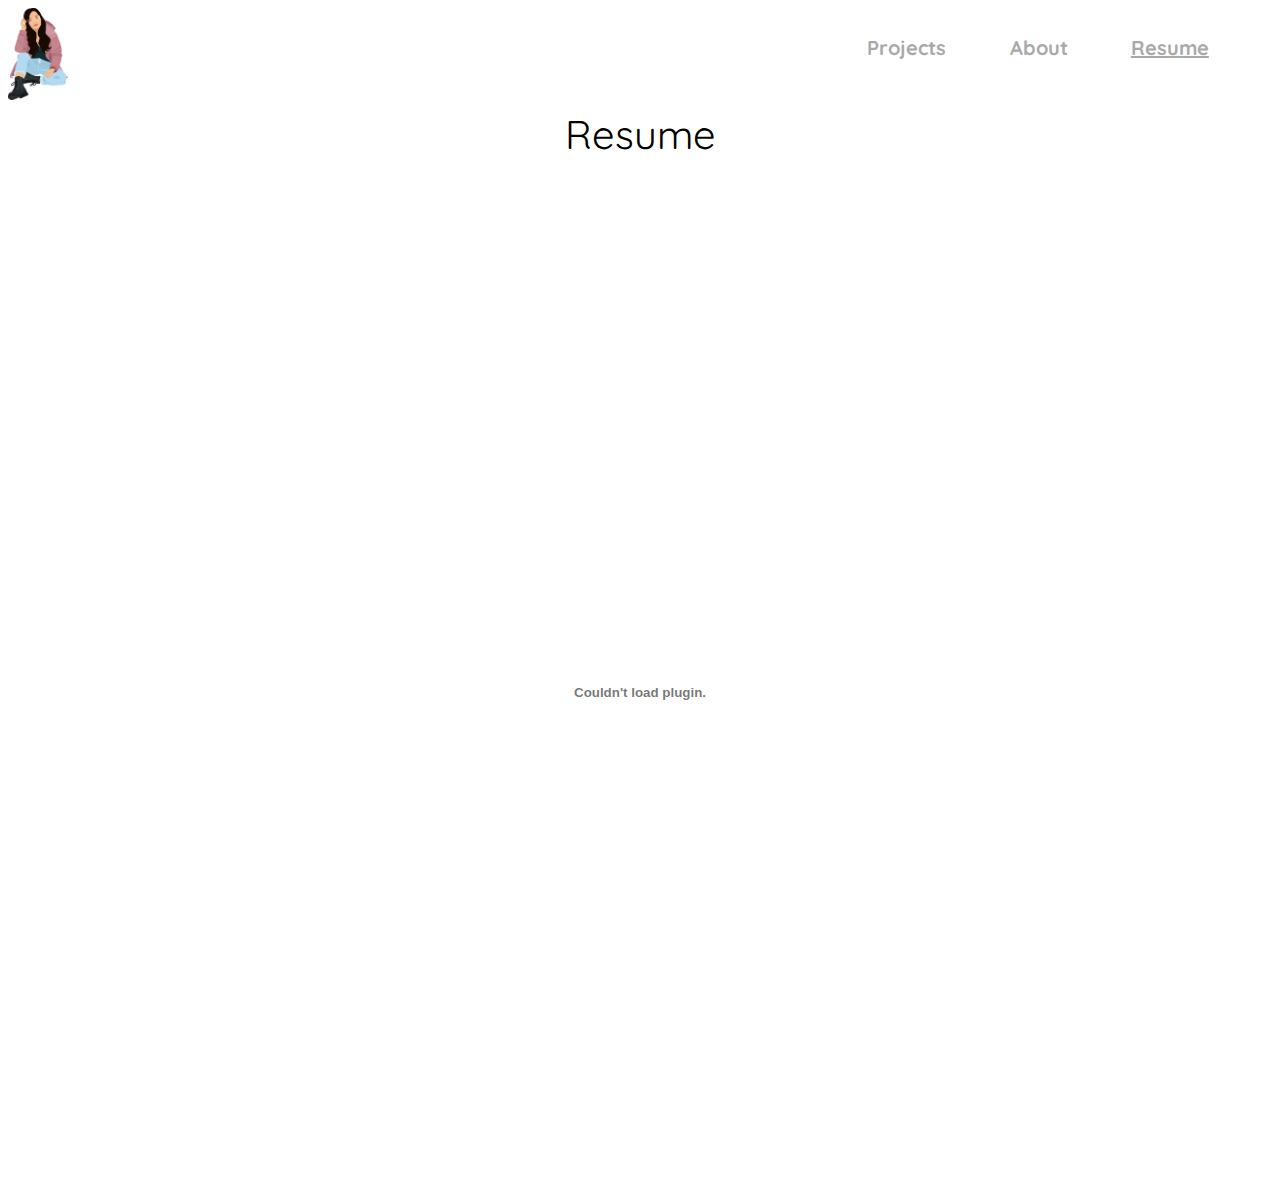
<file: resume.html>
<!DOCTYPE html>
<meta name="viewport" content="width=device-width, initial-scale=1.0">
<head>
	<link rel="stylesheet" type="text/css" href="stylesheet.css">
	<link href='https://fonts.googleapis.com/css?family=Quicksand' rel='stylesheet'>
	<link rel="shortcut icon" type="image/png" href="favicon2021.png">
	<title>Nicole Huang Professional Portfolio</title>

</head>

<body>

		<a href="index.html" id="logolink"><img src="NicoleWithFace.png" id="logo"></a>

		<a href="resume.html" id="toplink"><u>Resume</u></a>
		<a href="aboutMe.html" id="toplink"> About </a>
		<a href="index.html" id="toplink"> Projects </a>

		<br><br><br><br>
		
		<p class="projectTitle">Resume</p>

		<br><br>

		<div id="pdfDiv">
			<object id="resume" width="700" height="960" data="NicoleHuang_UXResume_2021_v2.3.pdf"></object>
		</div>


</body>


	<!--
	<div id="title">
		<h1> <a href="index.html">Nicole Huang Professional Portfolio</a></h1>
	</div>
	<div id="contact">
		<p id="para2"> Contact | nicole.yt.huang@gmail.com | (617)-653-4246 </p>
	</div>
	<div class="sticky">
		<ul id="navBar">
			<li><a href="resume.html">Resume</a></li>
			<li><a href="animation3D.html">3D Animation</a></li>
  			<li><a href="productDesign.html">Product Design</a></li>
		</ul>
	</div>

	<div id="pageHeader">
		<h2>Resume</h2>
	</div>

	<div id="resumeDiv"><object id="resume" width="700" height="960" data="NicoleHuang_UXResume.pdf"></object></div>

	<div id="foot">
		<a href="https://github.com/nicole-h6" target="_blank">
			<img src="github.jpg" id="gitButton" alt="Github Button" width="2%" height="2%"></a>
		<a href="https://www.linkedin.com/in/nicole-huang-652a08126/" target="_blank"> 
			<img src="linked.jpg" id="linkedinButton" alt="Linkedin Button" width="2%" height="2%"></a>
		<a href="mailto:nicole.yt.huang@gmail.com" target="_top">
			<img src="mail.jpg" id="emailButton" alt="Email Button" width="2%" height="2%"></a>
	</div>

</body>

</html>
</file>
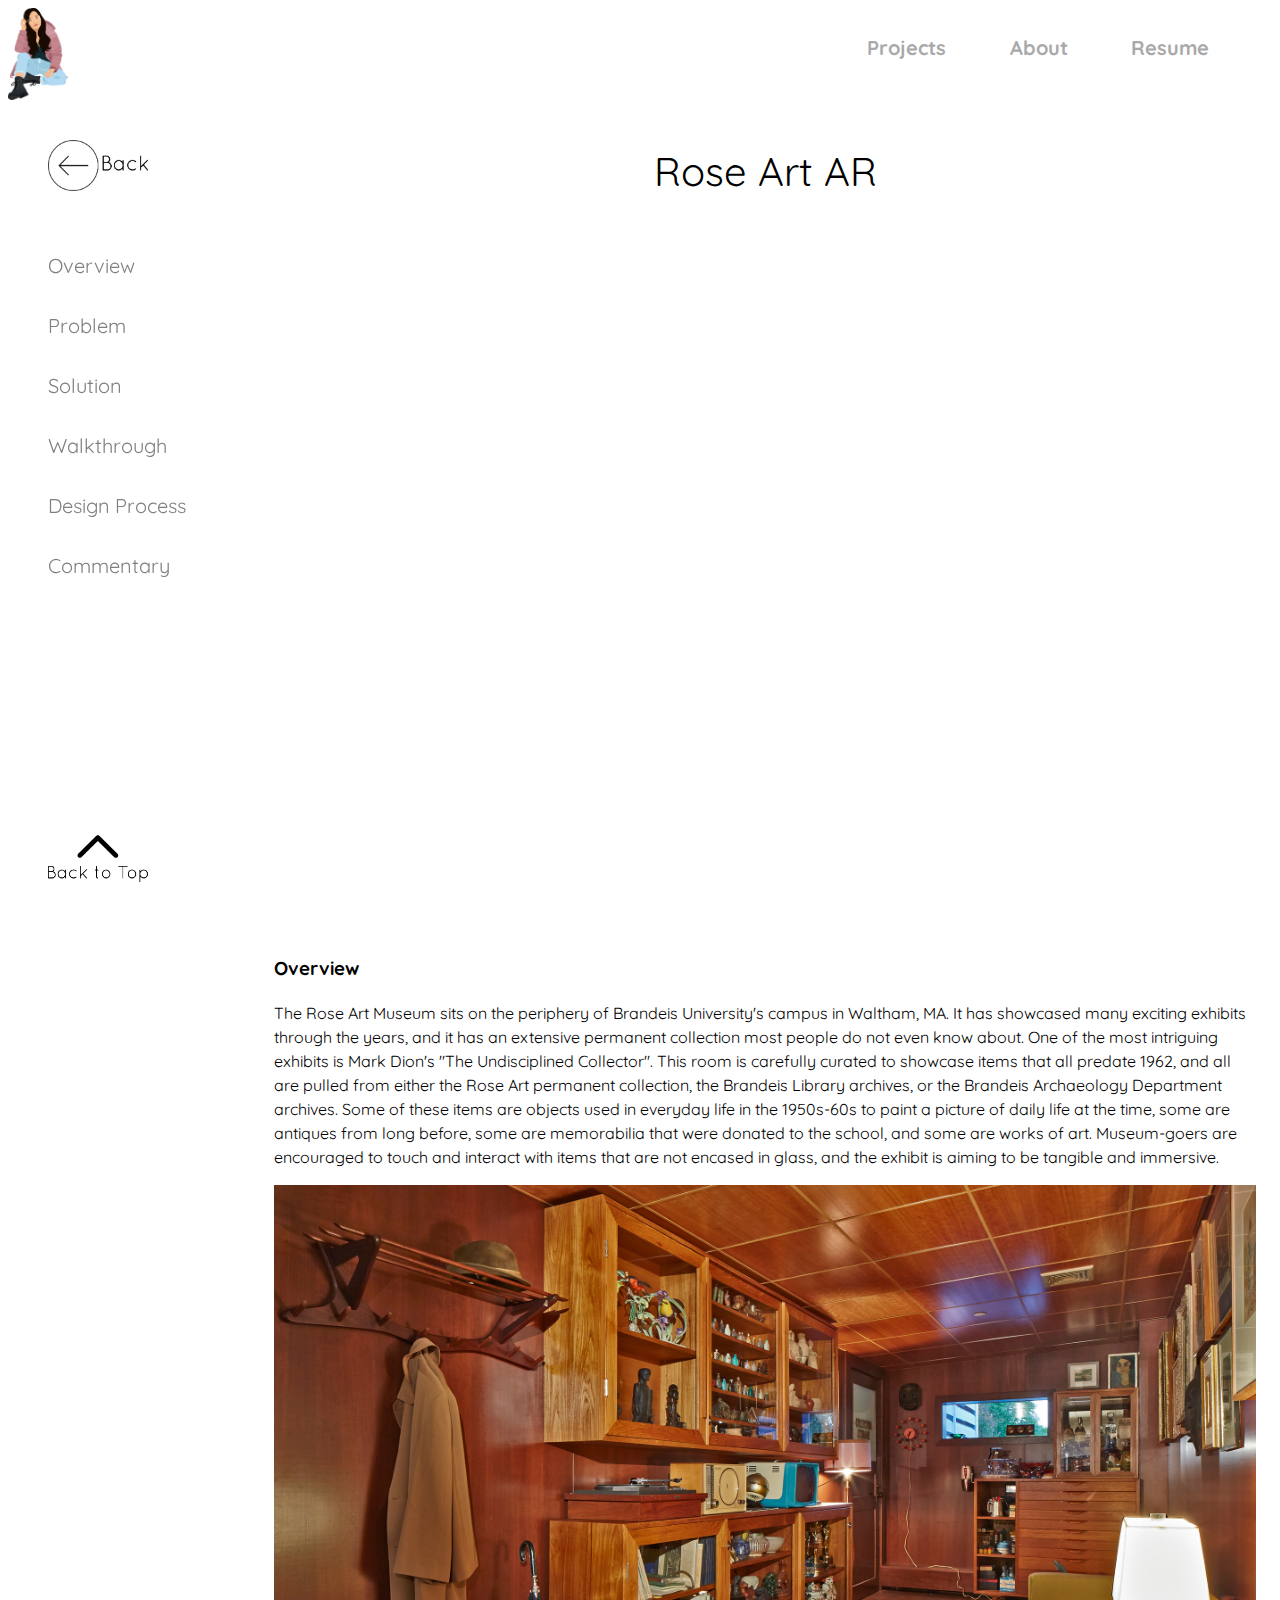
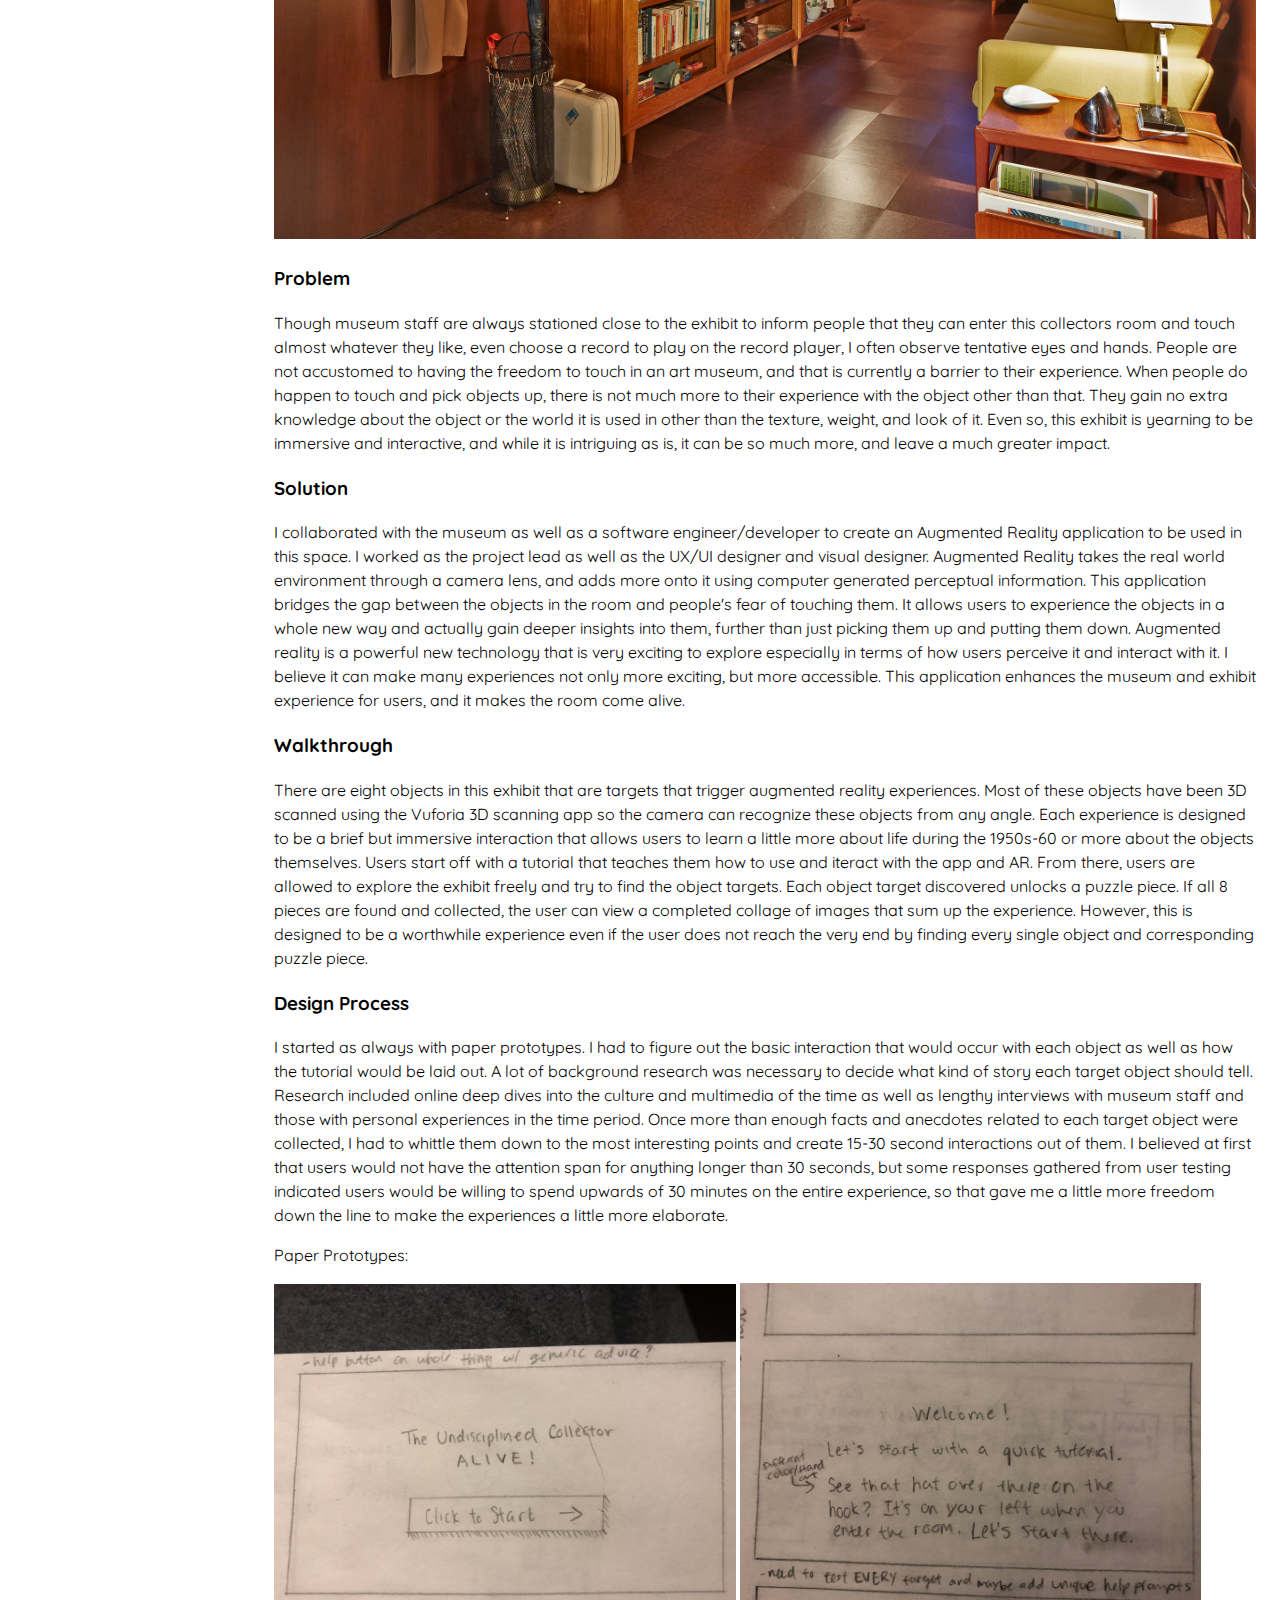
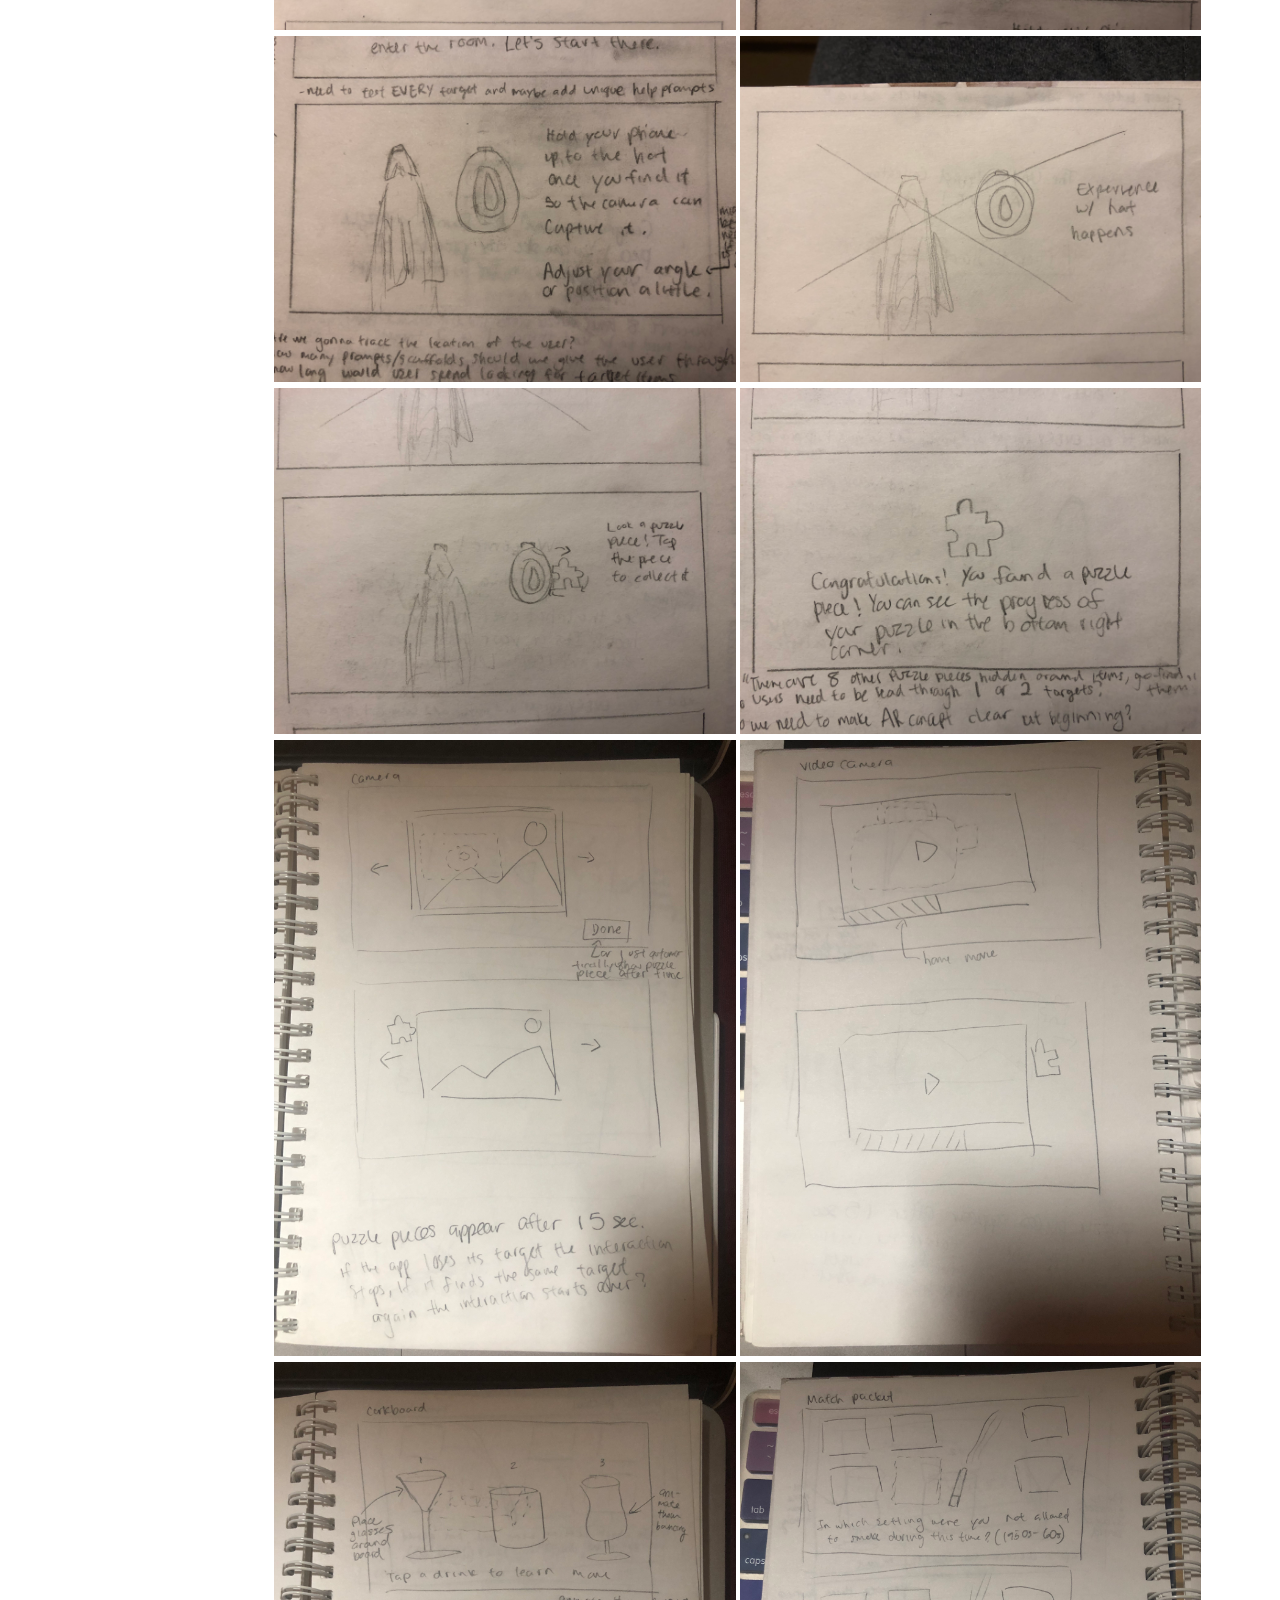
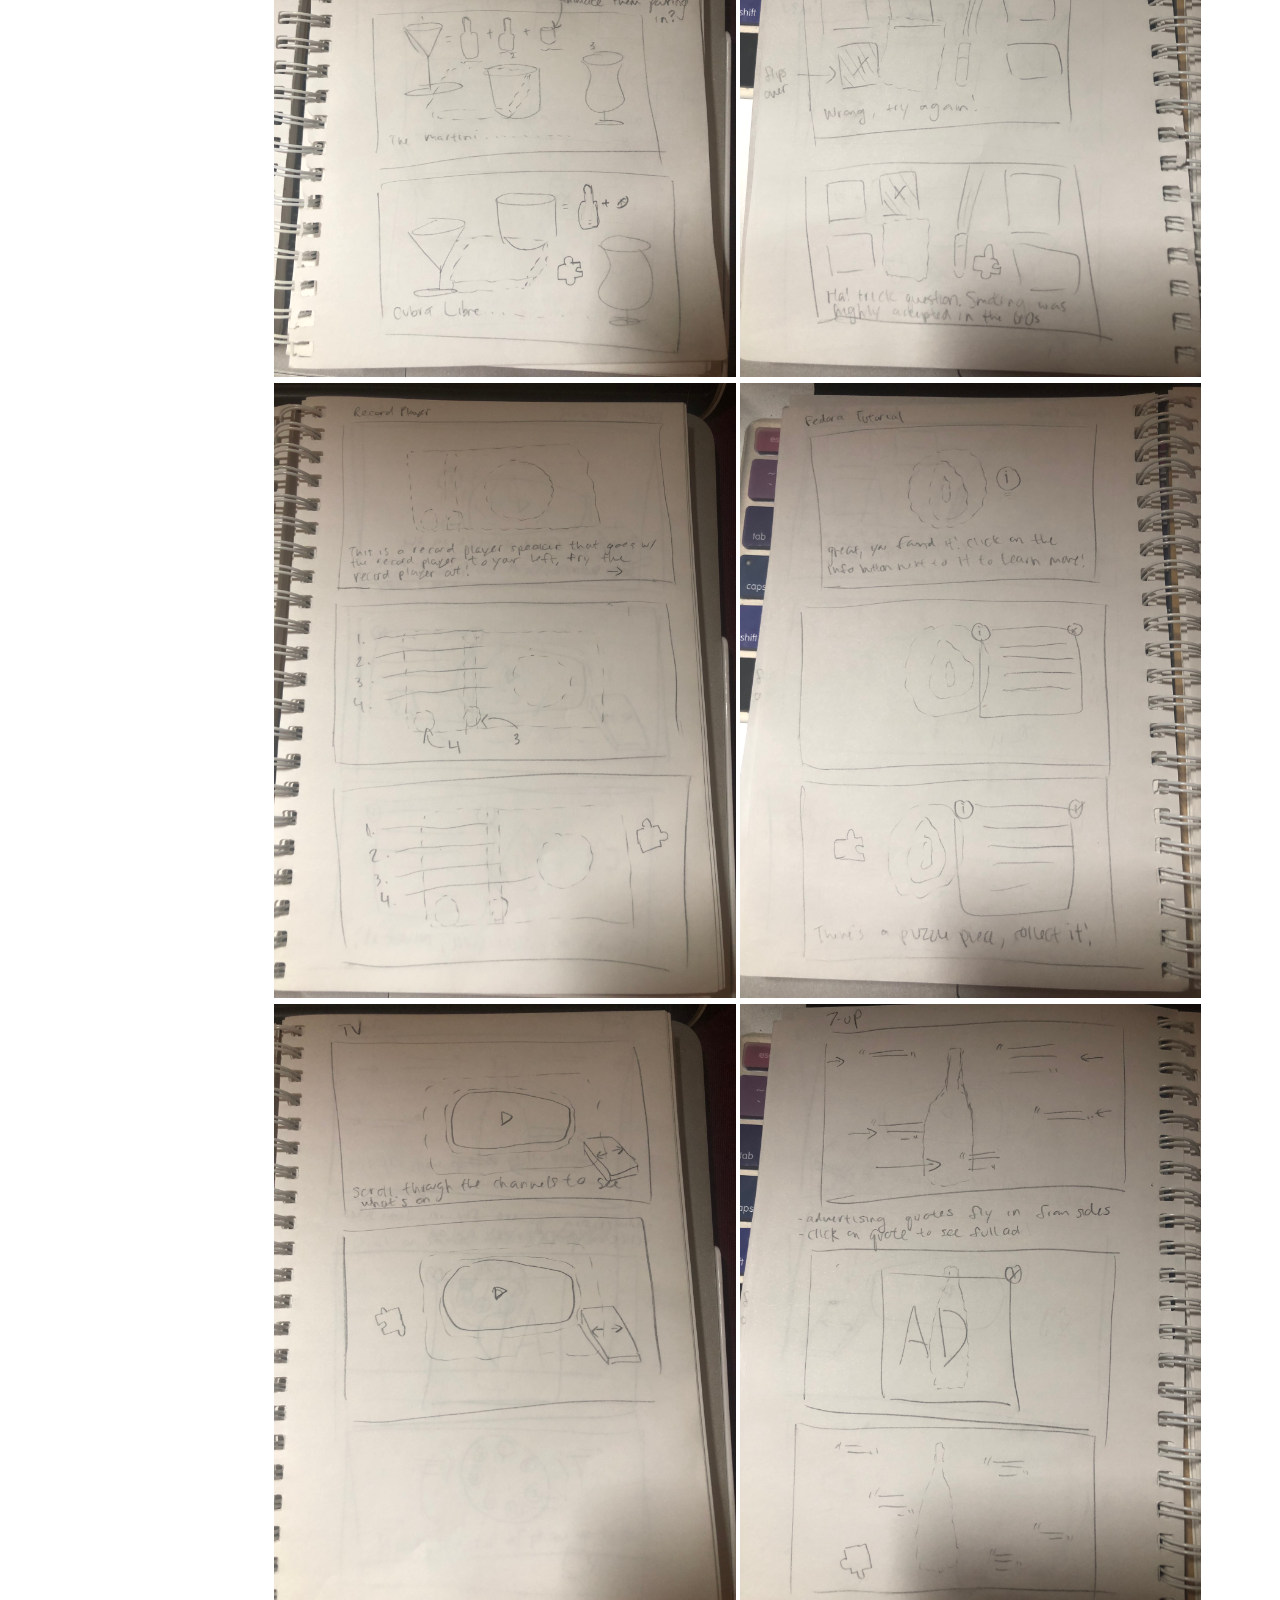
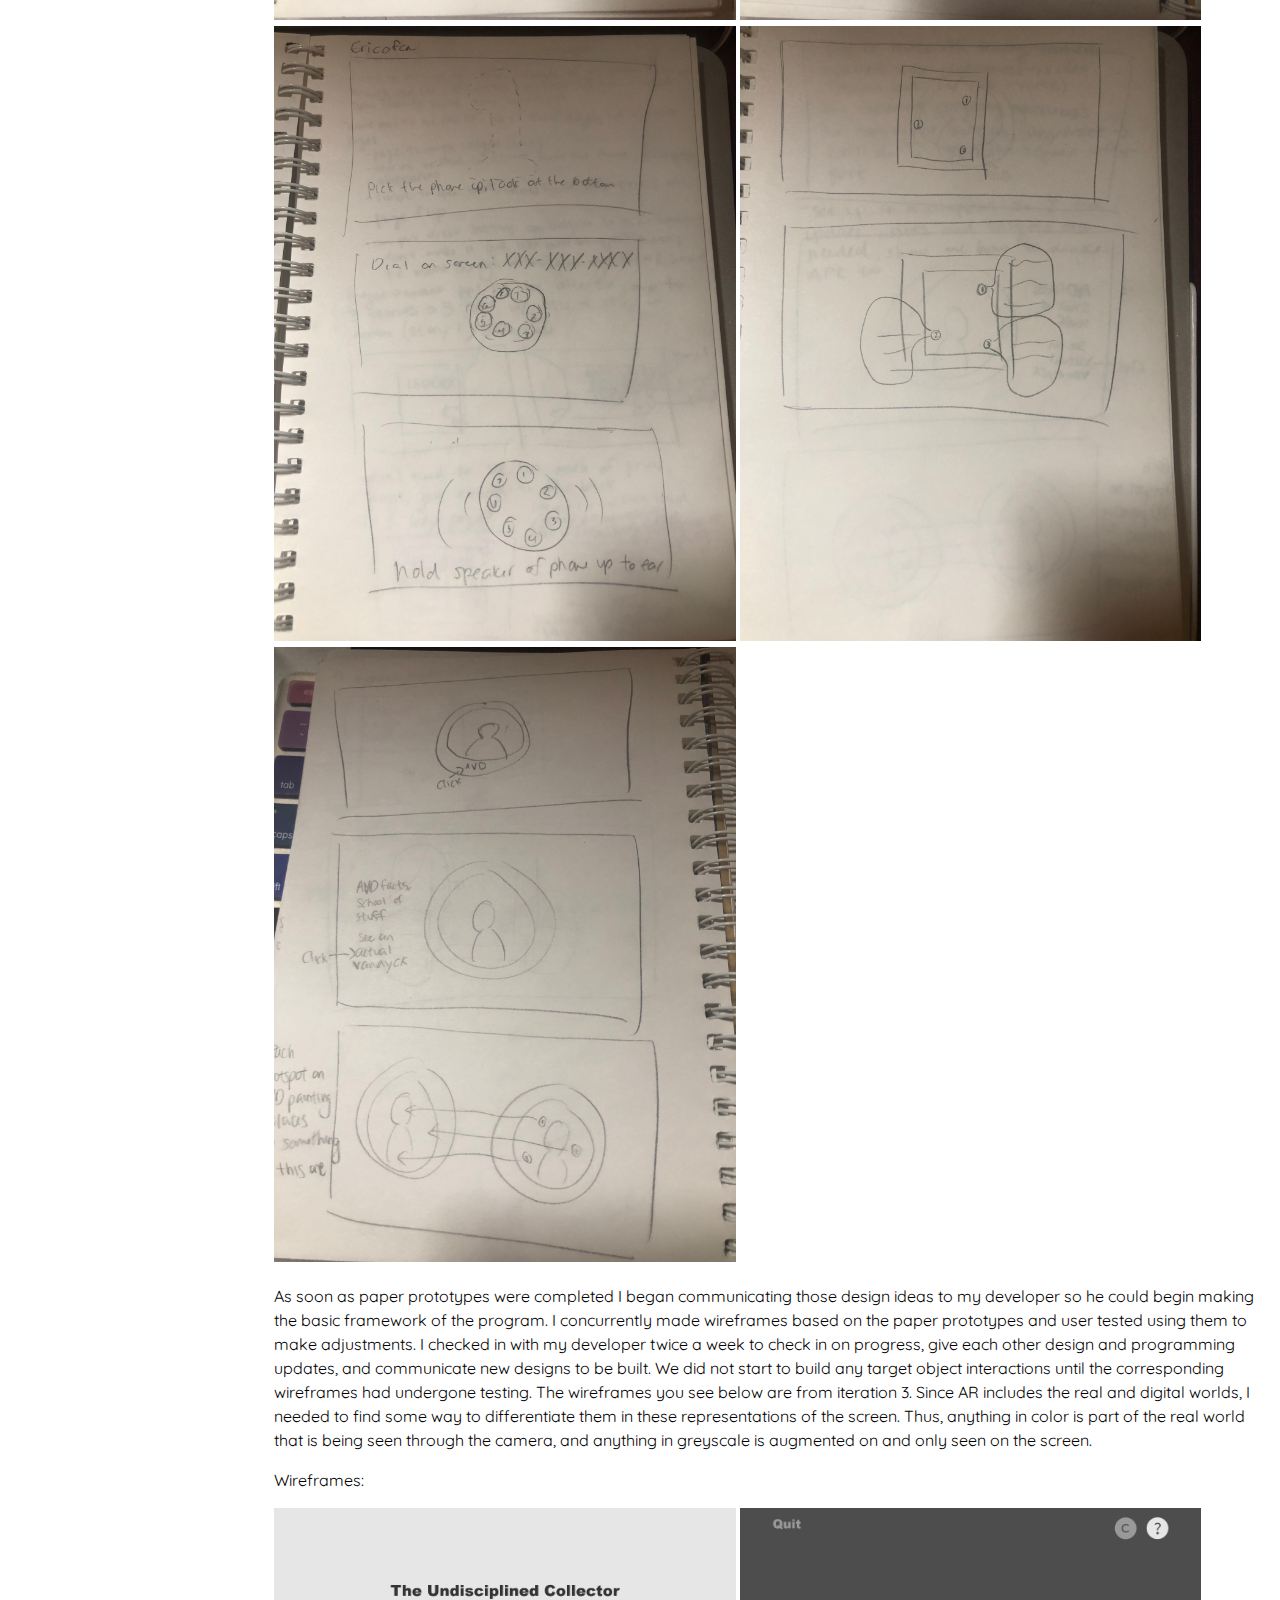
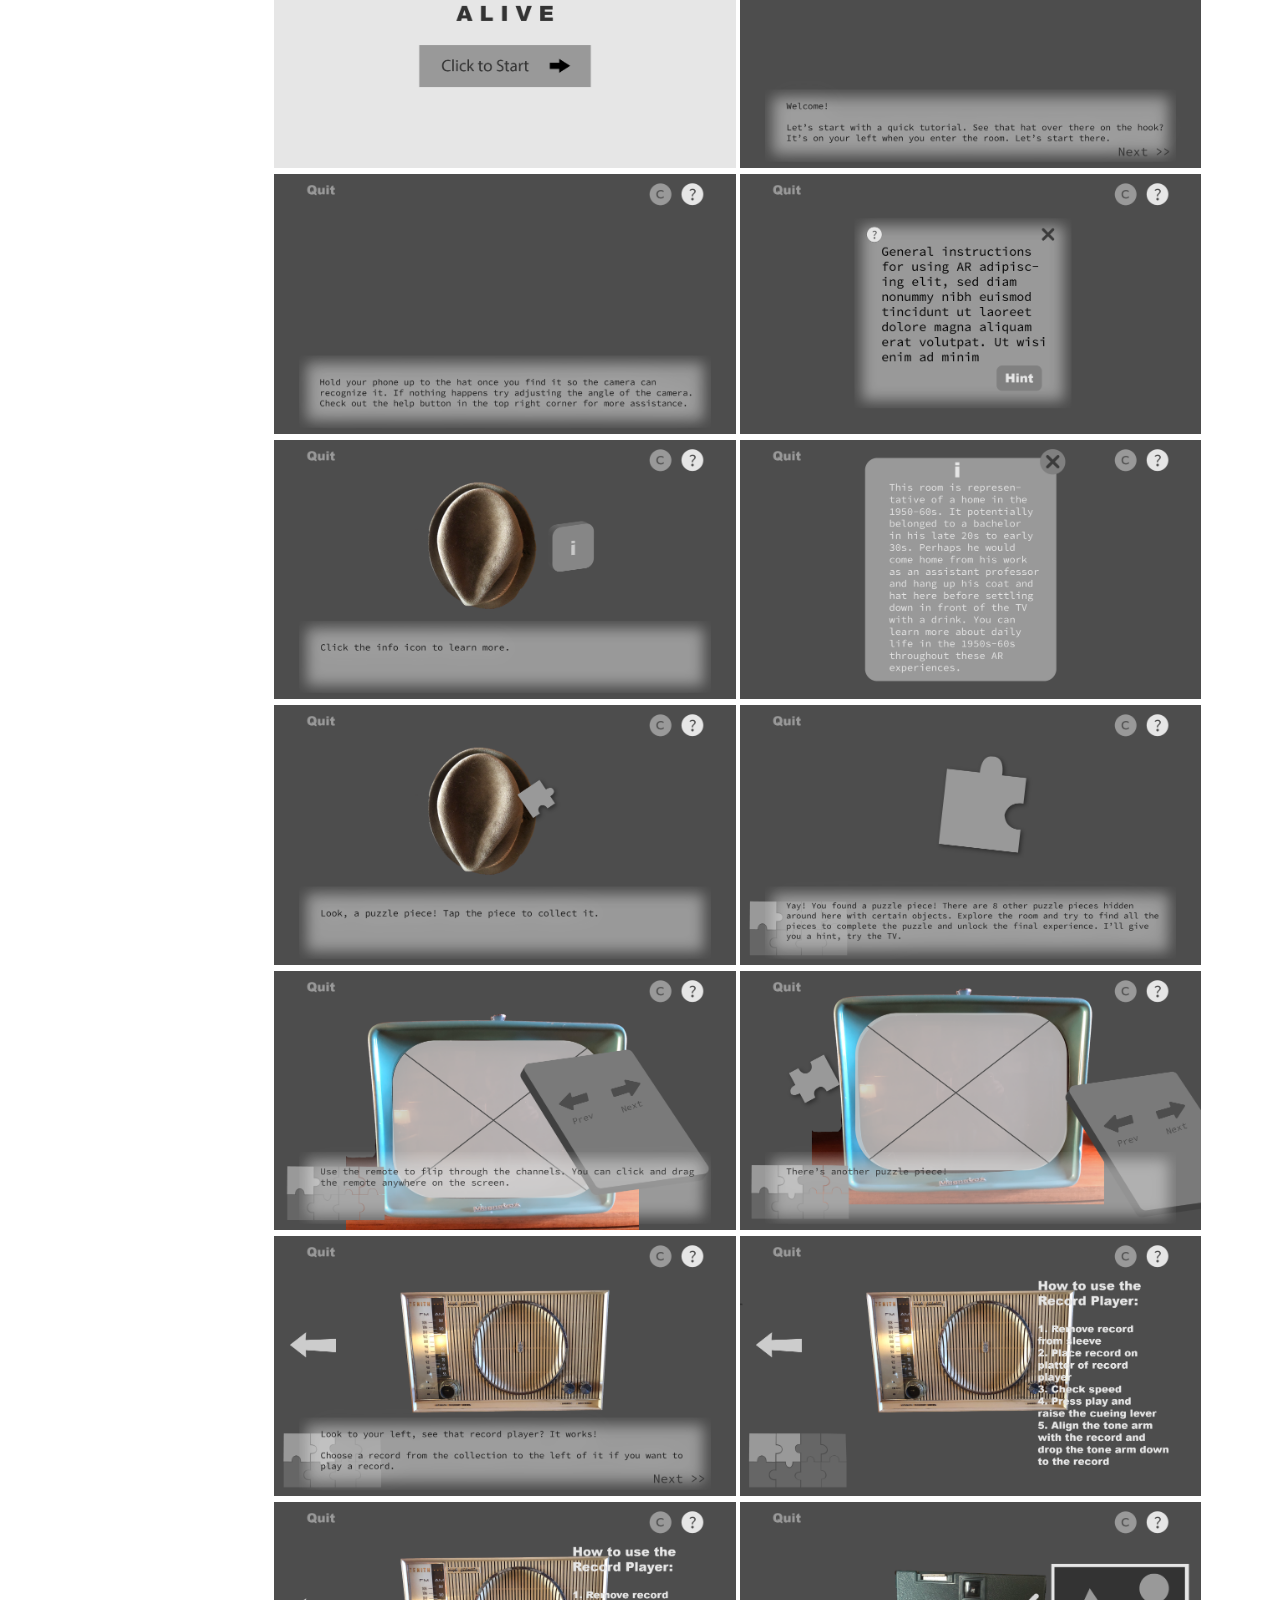
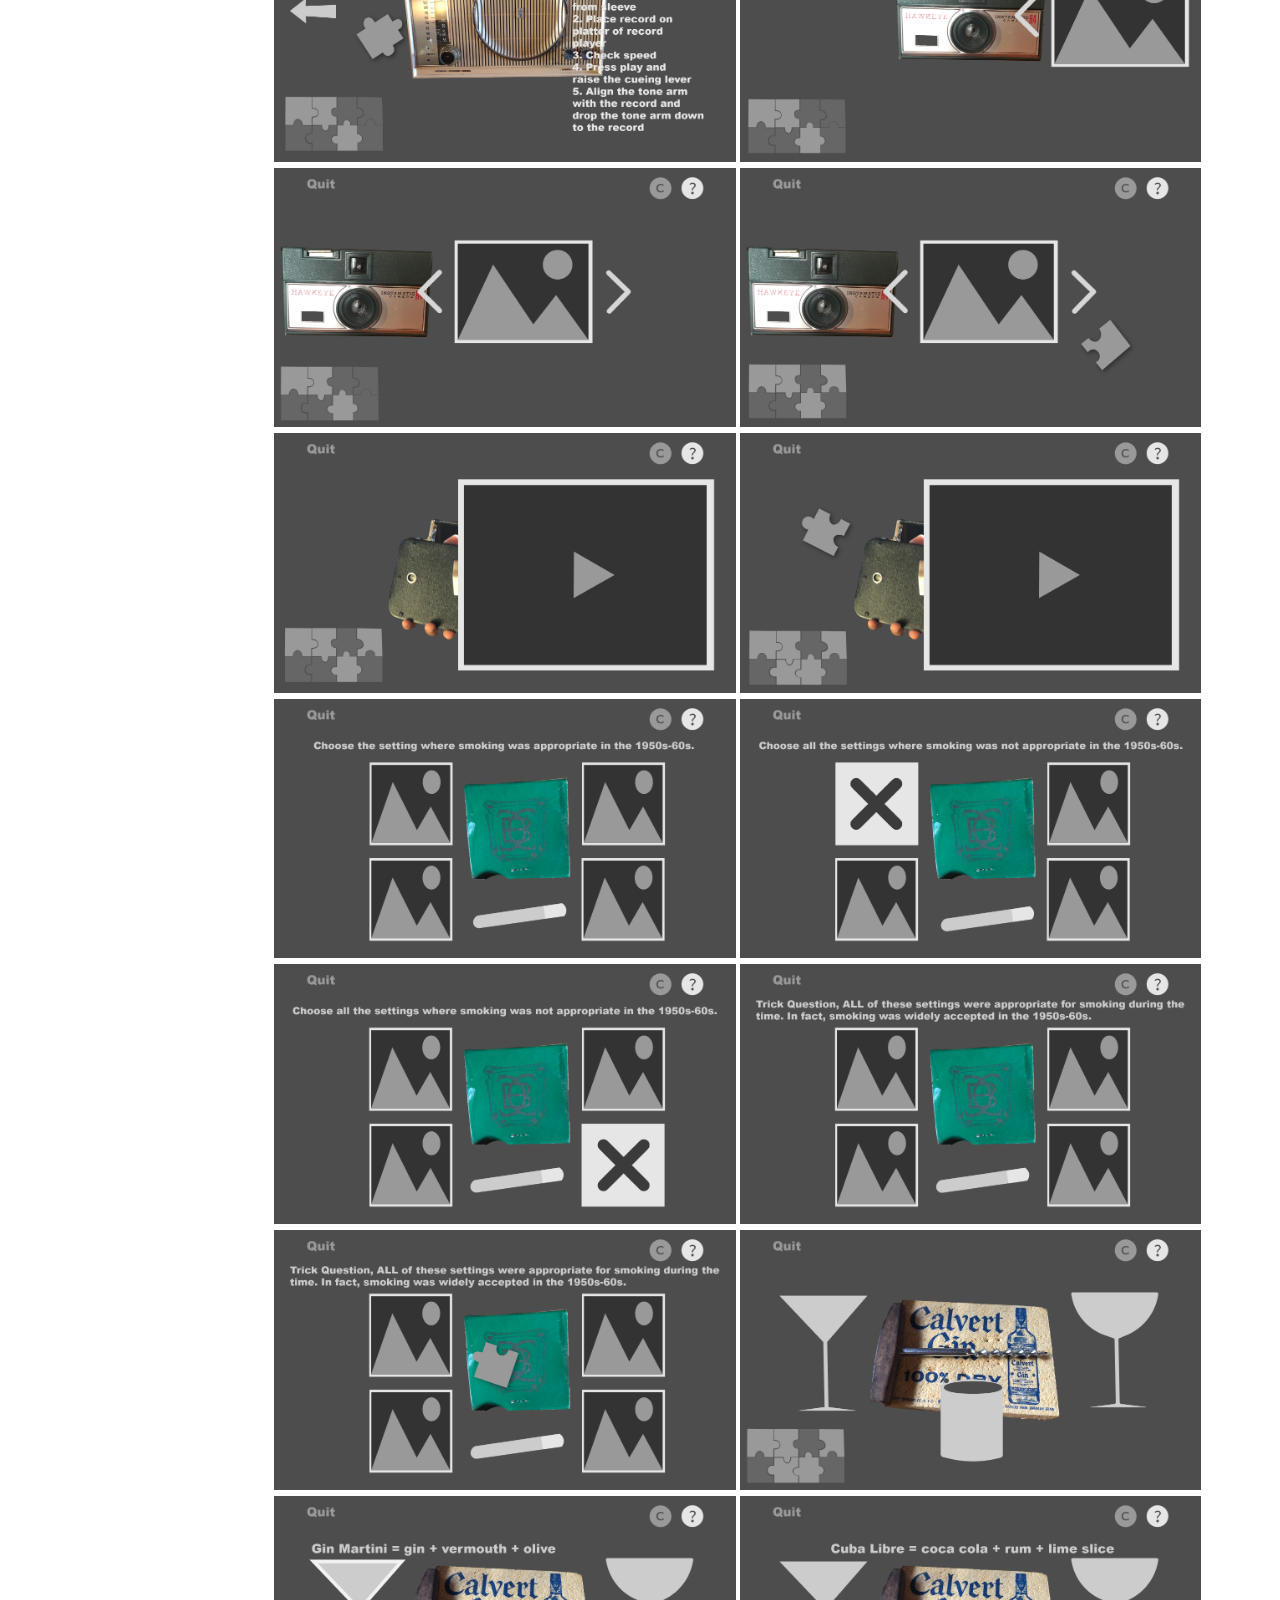
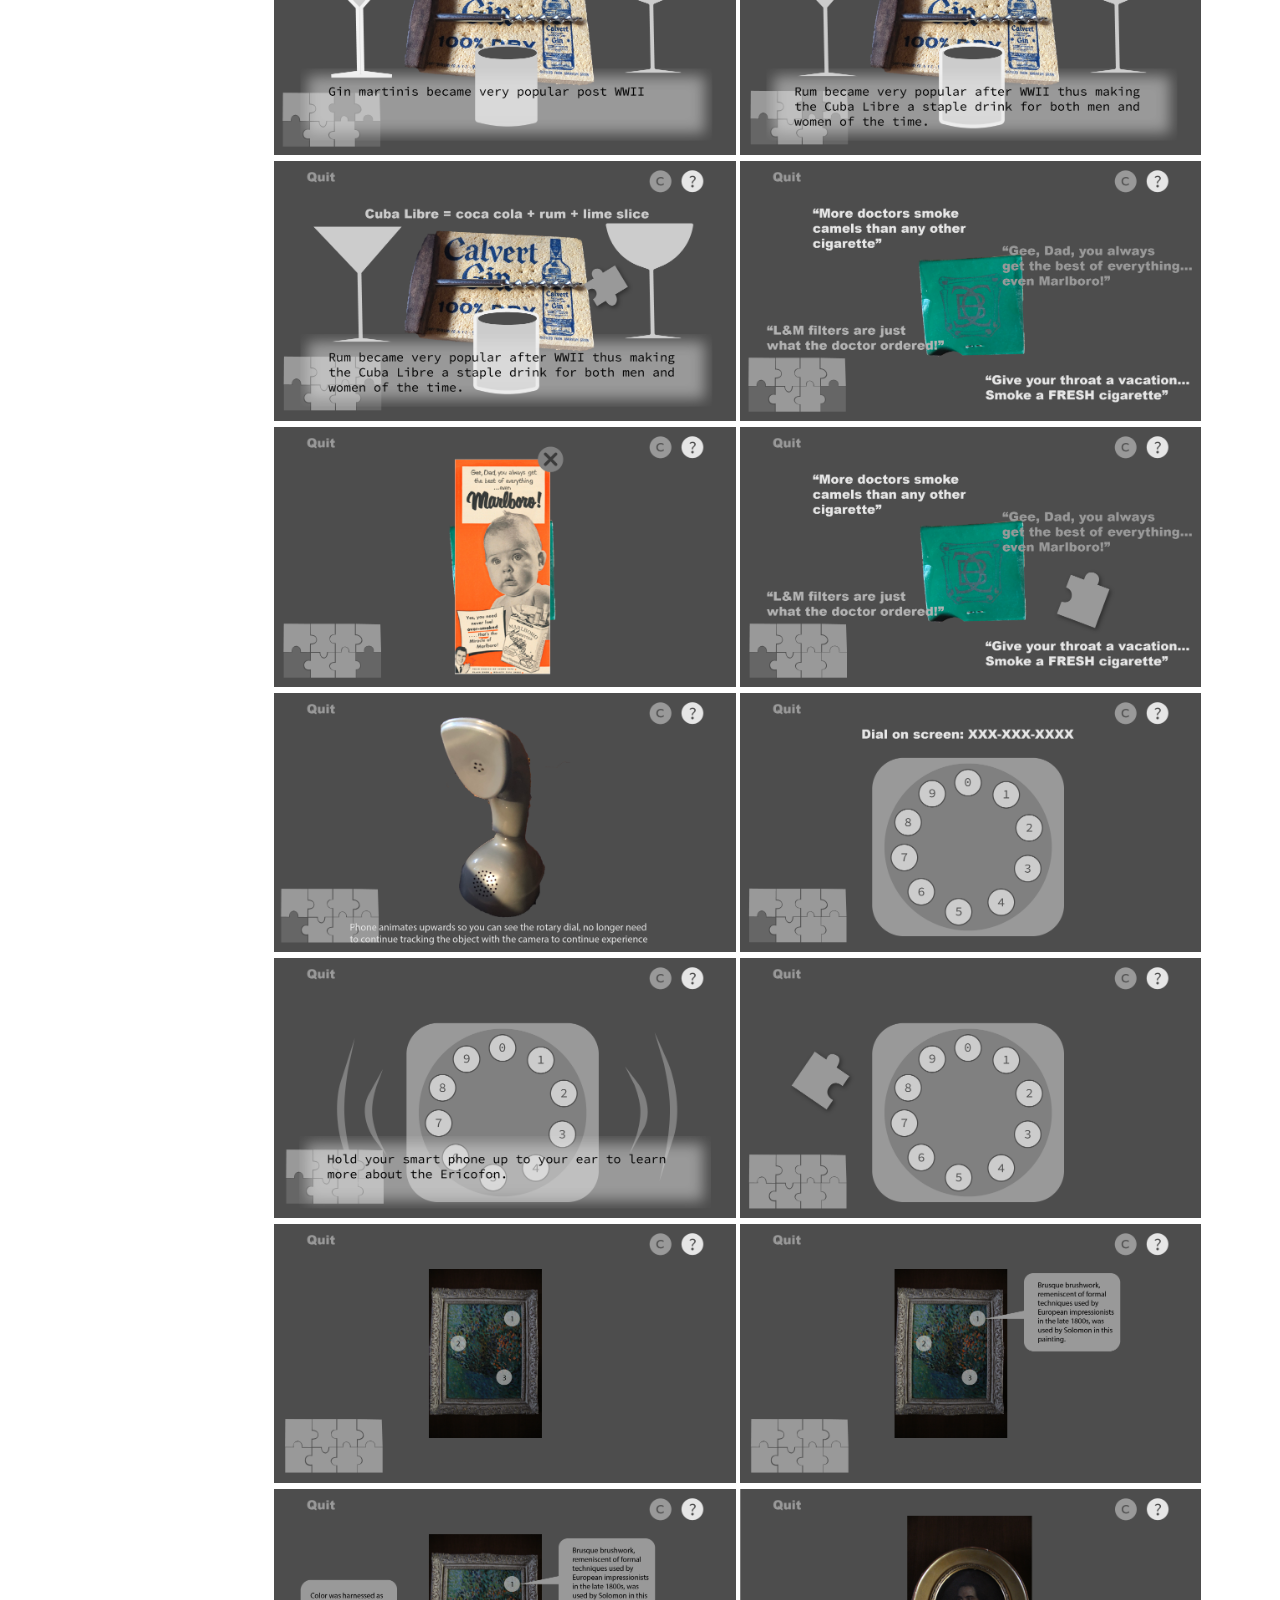
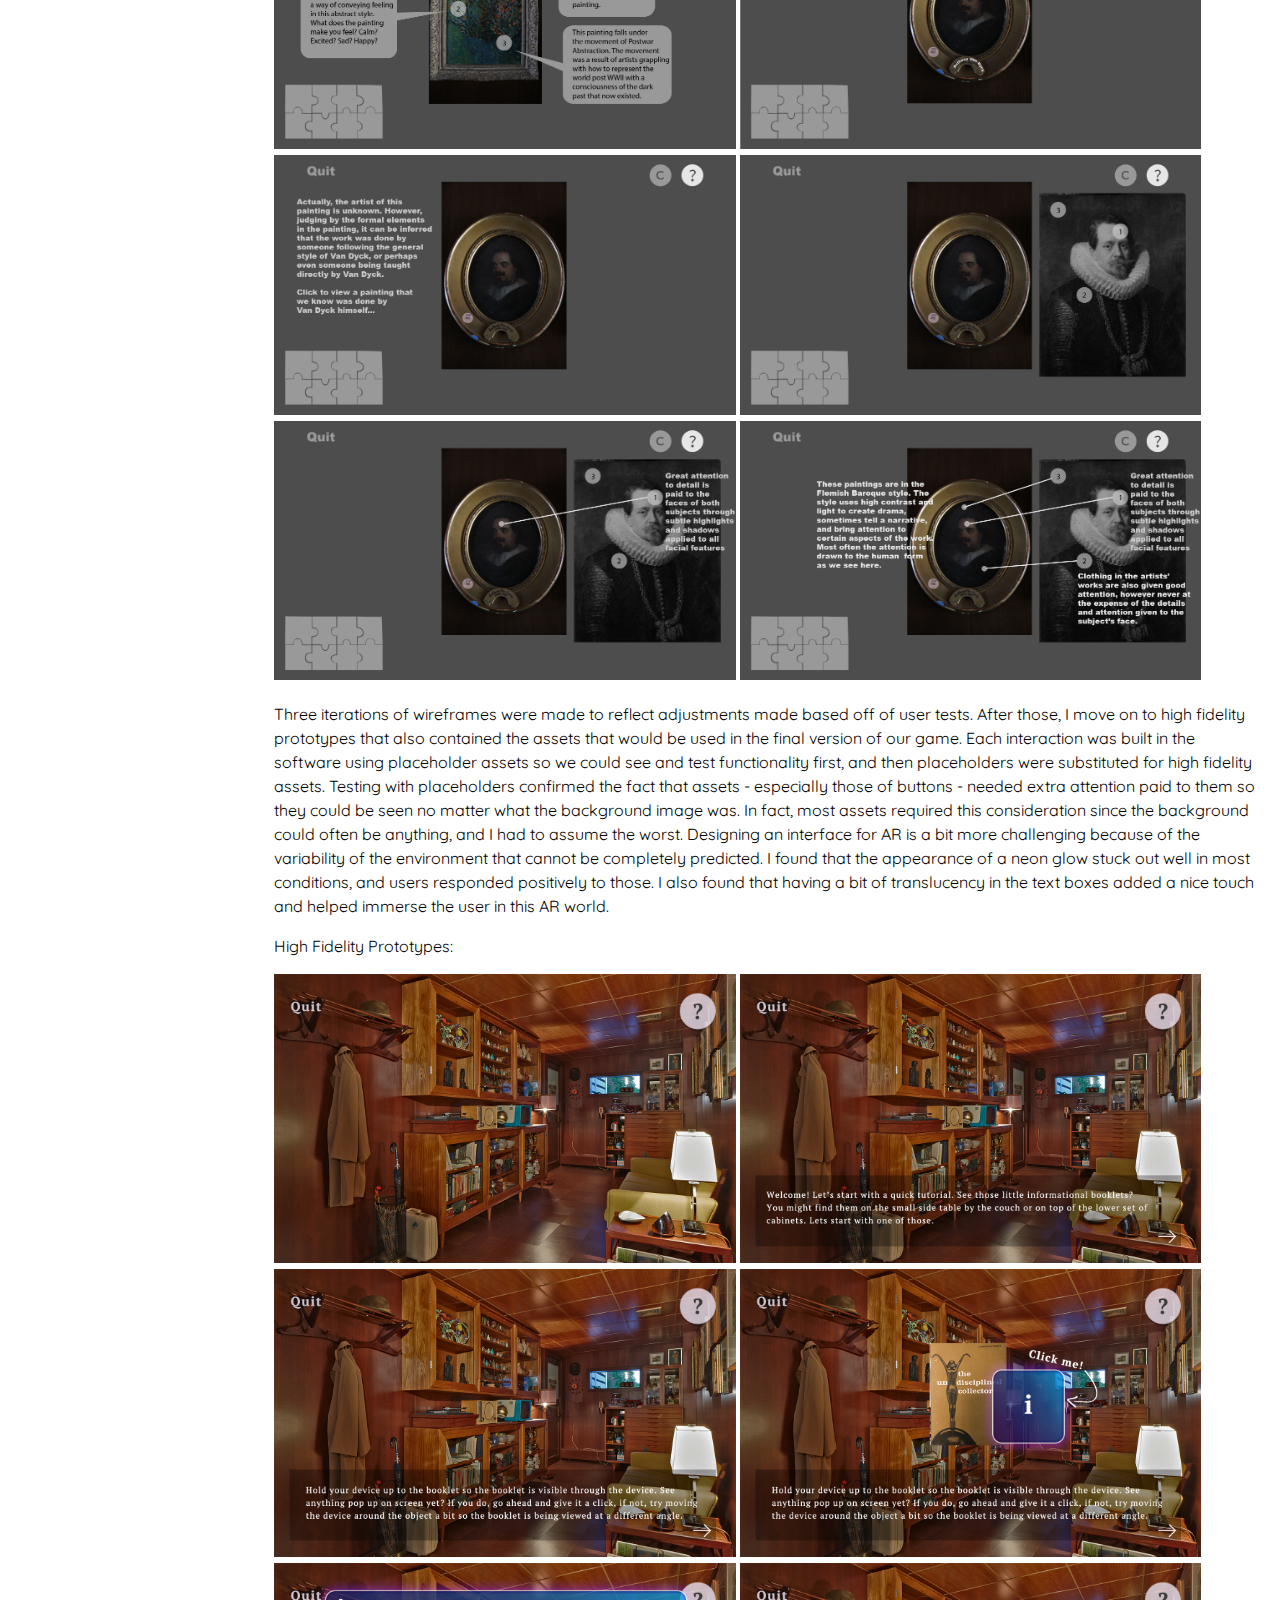
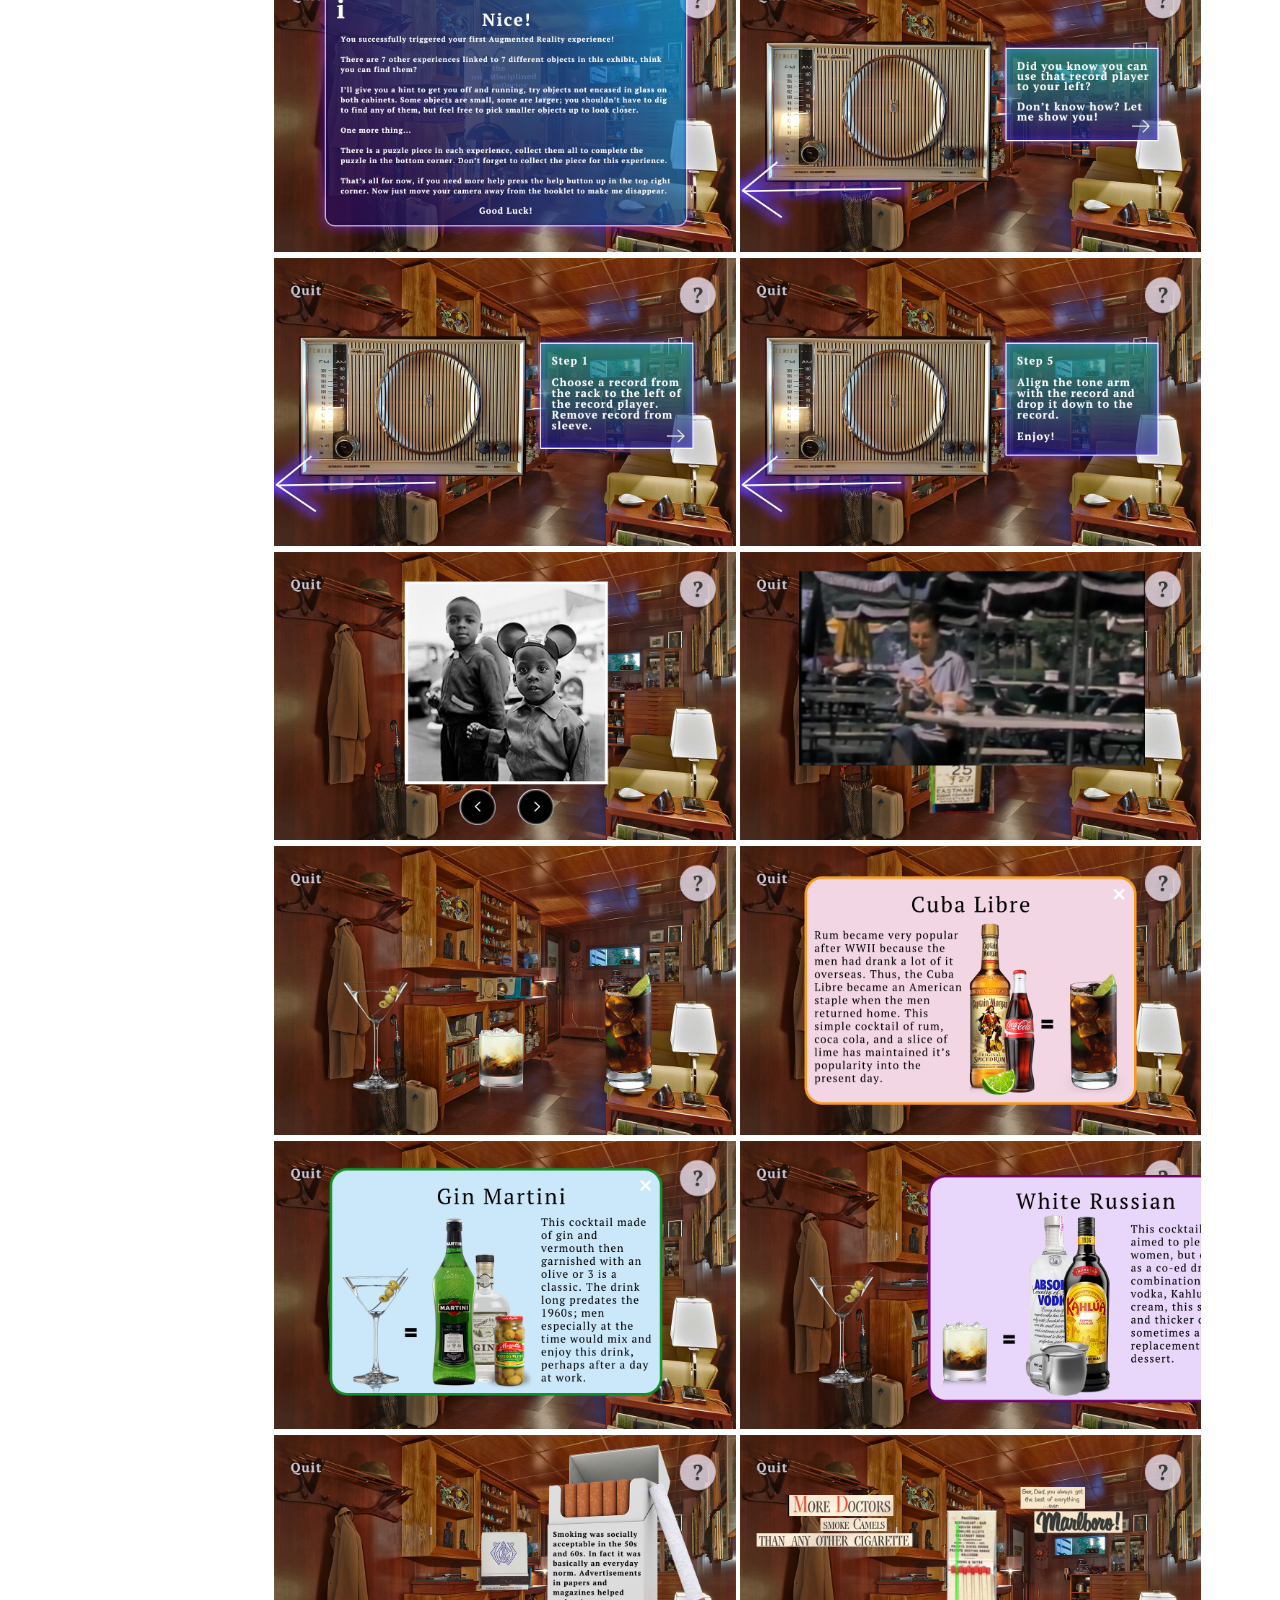
<file: roseArtAR.html>
<!DOCTYPE html>
<meta name="viewport" content="width=device-width, initial-scale=1.0">

<head>
	<link rel="stylesheet" type="text/css" href="stylesheet.css">
	<link href='https://fonts.googleapis.com/css?family=Quicksand' rel='stylesheet'>
	<link rel="shortcut icon" type="image/png" href="favicon.png">
	<title>Nicole Huang Professional Portfolio</title>
</head>

<body>

	<div class="header">
		<a name="top"></a>

		<a href="index.html" id="logolink"><img src="NicoleWithFace.png" id="logo"></a>

		<a href="resume.html" id="toplink"> Resume </a>
		<a href="aboutMe.html" id="toplink"> About </a>
		<a href="index.html" id="toplink"> Projects </a>
	</div>

	<div class="projectContainer">
		<div class="sidenavContainer">
			<div class="back">
				<a href="index.html"><img src="back.png" id="back" align="middle"></a>
			</div>
			<br><br>
			<a href="#Overview" class="sidebarlink"> Overview </a>
			<br><br>
			<a href="#Problem" class="sidebarlink"> Problem </a>
			<br><br>
			<a href="#Solution" class="sidebarlink"> Solution </a>
			<br><br>
			<a href="#Walkthrough" class="sidebarlink"> Walkthrough </a>
			<br><br>
			<a href="#Design Process" class="sidebarlink"> Design Process </a>
			<br><br>
			<a href="#Commentary" class="sidebarlink"> Commentary </a>

			<div class="backtotop">
				<a href="#top"><img src="backtoTop.png" id="backtoTop"></a>
			</div>
		</div>

		<div class="everythingelseContainer">
			<p class="projectTitle"> Rose Art AR </p>

			<br><br>

			<iframe width="560" height="315" src="https://www.youtube.com/embed/BiNUBiMVSIg" frameborder="0" allow="accelerometer; autoplay; encrypted-media; gyroscope; picture-in-picture" allowfullscreen id="roseArtVid"></iframe>

			<p><br /><p>

			<iframe width="560" height="315" src="https://www.youtube.com/embed/PhqMJEN3Svg" frameborder="0" allow="accelerometer; autoplay; encrypted-media; gyroscope; picture-in-picture" allowfullscreen id="roseArtVid"></iframe>

			<a name="Overview"></a><h3>Overview</h3>
			<p>The Rose Art Museum sits on the periphery of Brandeis University's campus in Waltham, MA. It has showcased many exciting exhibits through the years, and it has an extensive permanent collection most people do not even know about. One of the most intriguing exhibits is Mark Dion's "The Undisciplined Collector". This room is carefully curated to showcase items that all predate 1962, and all are pulled from either the Rose Art permanent collection, the Brandeis Library archives, or the Brandeis Archaeology Department archives. Some of these items are objects used in everyday life in the 1950s-60s to paint a picture of daily life at the time, some are antiques from long before, some are memorabilia that were donated to the school, and some are works of art. Museum-goers are encouraged to touch and interact with items that are not encased in glass, and the exhibit is aiming to be tangible and immersive. </p>

			<img src="dionExhibit.jpg" alt="dionExhibit" width="100%">


			<a name="Problem"</a><h3>Problem</h3>
			<p>Though museum staff are always stationed close to the exhibit to inform people that they can enter this collectors room and touch almost whatever they like, even choose a record to play on the record player, I often observe tentative eyes and hands. People are not accustomed to having the freedom to touch in an art museum, and that is currently a barrier to their experience. When people do happen to touch and pick objects up, there is not much more to their experience with the object other than that. They gain no extra knowledge about the object or the world it is used in other than the texture, weight, and look of it. Even so, this exhibit is yearning to be immersive and interactive, and while it is intriguing as is, it can be so much more, and leave a much greater impact.</p>

			<a name="Solution"</a><h3>Solution</h3>
			<p>I collaborated with the museum as well as a software engineer/developer to create an Augmented Reality application to be used in this space. I worked as the project lead as well as the UX/UI designer and visual designer. Augmented Reality takes the real world environment through a camera lens, and adds more onto it using computer generated perceptual information. This application bridges the gap between the objects in the room and people's fear of touching them. It allows users to experience the objects in a whole new way and actually gain deeper insights into them, further than just picking them up and putting them down. Augmented reality is a powerful new technology that is very exciting to explore especially in terms of how users perceive it and interact with it. I believe it can make many experiences not only more exciting, but more accessible. This application enhances the museum and exhibit experience for users, and it makes the room come alive.</p>

			<a name="Walkthrough"</a><h3>Walkthrough</h3>
			<p>There are eight objects in this exhibit that are targets that trigger augmented reality experiences. Most of these objects have been 3D scanned using the Vuforia 3D scanning app so the camera can recognize these objects from any angle. Each experience is designed to be a brief but immersive interaction that allows users to learn a little more about life during the 1950s-60 or more about the objects themselves. Users start off with a tutorial that teaches them how to use and iteract with the app and AR. From there, users are allowed to explore the exhibit freely and try to find the object targets. Each object target discovered unlocks a puzzle piece. If all 8 pieces are found and collected, the user can view a completed collage of images that sum up the experience. However, this is designed to be a worthwhile experience even if the user does not reach the very end by finding every single object and corresponding puzzle piece. </p>

			<a name="Design Process"</a><h3>Design Process</h3>
			<p>I started as always with paper prototypes. I had to figure out the basic interaction that would occur with each object as well as how the tutorial would be laid out. A lot of background research was necessary to decide what kind of story each target object should tell. Research included online deep dives into the culture and multimedia of the time as well as lengthy interviews with museum staff and those with personal experiences in the time period. Once more than enough facts and anecdotes related to each target object were collected, I had to whittle them down to the most interesting points and create 15-30 second interactions out of them. I believed at first that users would not have the attention span for anything longer than 30 seconds, but some responses gathered from user testing indicated users would be willing to spend upwards of 30 minutes on the entire experience, so that gave me a little more freedom down the line to make the experiences a little more elaborate.</p>

			<a name="Paper Prototypes"></a><p>Paper Prototypes:</p>
			<img src="roseArtPaper1.jpg" alt="roseArtPaper" width="47%">
			<img src="roseArtPaper2.jpg" alt="roseArtPaper" width="47%">
			<img src="roseArtPaper3.jpg" alt="roseArtPaper" width="47%">
			<img src="roseArtPaper4.jpg" alt="roseArtPaper" width="47%">
			<img src="roseArtPaper5.jpg" alt="roseArtPaper" width="47%">
			<img src="roseArtPaper6.jpg" alt="roseArtPaper" width="47%">

			<img src="roseArtPaper7.JPG" alt="roseArtPaper" width="47%">
			<img src="roseArtPaper8.JPG" alt="roseArtPaper" width="47%">
			<img src="roseArtPaper9.JPG" alt="roseArtPaper" width="47%">
			<img src="roseArtPaper10.JPG" alt="roseArtPaper" width="47%">
			<img src="roseArtPaper11.JPG" alt="roseArtPaper" width="47%">
			<img src="roseArtPaper12.JPG" alt="roseArtPaper" width="47%">
			<img src="roseArtPaper13.JPG" alt="roseArtPaper" width="47%">
			<img src="roseArtPaper14.JPG" alt="roseArtPaper" width="47%">
			<img src="roseArtPaper15.JPG" alt="roseArtPaper" width="47%">
			<img src="roseArtPaper16.JPG" alt="roseArtPaper" width="47%">
			<img src="roseArtPaper17.JPG" alt="roseArtPaper" width="47%">

			<p>As soon as paper prototypes were completed I began communicating those design ideas to my developer so he could begin making the basic framework of the program. I concurrently made wireframes based on the paper prototypes and user tested using them to make adjustments. I checked in with my developer twice a week to check in on progress, give each other design and programming updates, and communicate new designs to be built. We did not start to build any target object interactions until the corresponding wireframes had undergone testing. The wireframes you see below are from iteration 3. Since AR includes the real and digital worlds, I needed to find some way to differentiate them in these representations of the screen. Thus, anything in color is part of the real world that is being seen through the camera, and anything in greyscale is augmented on and only seen on the screen.</p>

			<a name="Wireframes"></a><p>Wireframes:</p>
			<img src="roseArtWire1.png" alt="roseArtWire" width="47%">
			<img src="roseArtWire2.png" alt="roseArtWire" width="47%">
			<img src="roseArtWire3.png" alt="roseArtWire" width="47%">
			<img src="roseArtWire4.png" alt="roseArtWire" width="47%">
			<img src="roseArtWire5.png" alt="roseArtWire" width="47%">
			<img src="roseArtWire6.png" alt="roseArtWire" width="47%">
			<img src="roseArtWire7.png" alt="roseArtWire" width="47%">
			<img src="roseArtWire8.png" alt="roseArtWire" width="47%">
			<img src="roseArtWire9.png" alt="roseArtWire" width="47%">
			<img src="roseArtWire10.png" alt="roseArtWire" width="47%">
			<img src="roseArtWire11.png" alt="roseArtWire" width="47%">
			<img src="roseArtWire12.png" alt="roseArtWire" width="47%">
			<img src="roseArtWire13.png" alt="roseArtWire" width="47%">
			<img src="roseArtWire14.png" alt="roseArtWire" width="47%">
			<img src="roseArtWire15.png" alt="roseArtWire" width="47%">
			<img src="roseArtWire16.png" alt="roseArtWire" width="47%">
			<img src="roseArtWire17.png" alt="roseArtWire" width="47%">
			<img src="roseArtWire18.png" alt="roseArtWire" width="47%">
			<img src="roseArtWire19.png" alt="roseArtWire" width="47%">
			<img src="roseArtWire20.png" alt="roseArtWire" width="47%">
			<img src="roseArtWire21.png" alt="roseArtWire" width="47%">
			<img src="roseArtWire22.png" alt="roseArtWire" width="47%">
			<img src="roseArtWire23.png" alt="roseArtWire" width="47%">
			<img src="roseArtWire24.png" alt="roseArtWire" width="47%">
			<img src="roseArtWire25.png" alt="roseArtWire" width="47%">
			<img src="roseArtWire26.png" alt="roseArtWire" width="47%">
			<img src="roseArtWire27.png" alt="roseArtWire" width="47%">
			<img src="roseArtWire28.png" alt="roseArtWire" width="47%">
			<img src="roseArtWire29.png" alt="roseArtWire" width="47%">
			<img src="roseArtWire30.png" alt="roseArtWire" width="47%">
			<img src="roseArtWire31.png" alt="roseArtWire" width="47%">
			<img src="roseArtWire32.png" alt="roseArtWire" width="47%">
			<img src="roseArtWire33.png" alt="roseArtWire" width="47%">
			<img src="roseArtWire34.png" alt="roseArtWire" width="47%">
			<img src="roseArtWire35.png" alt="roseArtWire" width="47%">
			<img src="roseArtWire36.png" alt="roseArtWire" width="47%">
			<img src="roseArtWire37.png" alt="roseArtWire" width="47%">
			<img src="roseArtWire38.png" alt="roseArtWire" width="47%">
			<img src="roseArtWire39.png" alt="roseArtWire" width="47%">
			<img src="roseArtWire40.png" alt="roseArtWire" width="47%">
			<img src="roseArtWire41.png" alt="roseArtWire" width="47%">
			<img src="roseArtWire42.png" alt="roseArtWire" width="47%">

			<p>Three iterations of wireframes were made to reflect adjustments made based off of user tests. After those, I move on to high fidelity prototypes that also contained the assets that would be used in the final version of our game. Each interaction was built in the software using placeholder assets so we could see and test functionality first, and then placeholders were substituted for high fidelity assets. Testing with placeholders confirmed the fact that assets - especially those of buttons - needed extra attention paid to them so they could be seen no matter what the background image was. In fact, most assets required this consideration since the background could often be anything, and I had to assume the worst. Designing an interface for AR is a bit more challenging because of the variability of the environment that cannot be completely predicted. I found that the appearance of a neon glow stuck out well in most conditions, and users responded positively to those. I also found that having a bit of translucency in the text boxes added a nice touch and helped immerse the user in this AR world.</p>

			<a name="High Fidelity Prototypes"></a><p>High Fidelity Prototypes:</p>
			<img src="roseArtHF0.png" alt="roseArtHF" width="47%">
			<img src="roseArtHF1.png" alt="roseArtHF" width="47%">
			<img src="roseArtHF2.png" alt="roseArtHF" width="47%">
			<img src="roseArtHF3.png" alt="roseArtHF" width="47%">
			<img src="roseArtHF4.png" alt="roseArtHF" width="47%">
			<img src="roseArtHF5.png" alt="roseArtHF" width="47%">
			<img src="roseArtHF6.png" alt="roseArtHF" width="47%">
			<img src="roseArtHF7.png" alt="roseArtHF" width="47%">
			<img src="roseArtHF8.png" alt="roseArtHF" width="47%">
			<img src="roseArtHF9.png" alt="roseArtHF" width="47%">
			<img src="roseArtHF10.jpg" alt="roseArtHF" width="47%">
			<img src="roseArtHF11.png" alt="roseArtHF" width="47%">
			<img src="roseArtHF12.png" alt="roseArtHF" width="47%">
			<img src="roseArtHF13.png" alt="roseArtHF" width="47%">
			<img src="roseArtHF14.png" alt="roseArtHF" width="47%">
			<img src="roseArtHF15.png" alt="roseArtHF" width="47%">
			<img src="roseArtHF16.png" alt="roseArtHF" width="47%">
			<img src="roseArtHF17.png" alt="roseArtHF" width="47%">
			<img src="roseArtHF18.png" alt="roseArtHF" width="47%">
			<img src="roseArtHF19.png" alt="roseArtHF" width="47%">
			<img src="roseArtHF20.png" alt="roseArtHF" width="47%">
			<img src="roseArtHF21.png" alt="roseArtHF" width="47%">
			<img src="roseArtHF22.png" alt="roseArtHF" width="47%">
			<img src="roseArtHF23.png" alt="roseArtHF" width="47%">
			<img src="roseArtHF24.png" alt="roseArtHF" width="47%">
			<img src="roseArtHF25.png" alt="roseArtHF" width="47%">

			<a name="Commentary"></a><h3>Commentary</h3>
			Augmented Reality is a really interesting new realm of technology that too many have had the opportunity to explore at my university. The expansion of possibilities that this technology provides also brings about the need for broadened knowledge about how the human and computer interact. Many more variables exist when designing something that needs to seamlessly integrate the digital and real worlds; I know I have only skimmed the surface, but it has been really exciting to explore these things and try to develop some theories myself whether they be about UI design principles and conventions, gamification and player motivation, or anything else in between.
			<br/>
			<br/>
			The novelty of AR means more interest and attraction, however it also means a steeper learning curve for users because there are not really many established conventions for it yet. I knew from the beginning that a big challenge in this app would be designing a tutorial that was both concise and comprehensive enough that the user would feel like they knew what to do. Not only that - because the app is an exploratory game and users need to find items, they would most likely need guidance along the way to prevent frustration as a result of not being able to find scannable items. In terms of the tutorial, I thought it best to use the least amount of text possible to lead the user to scanning the first item and triggering the AR. I wanted to teach them by example and not just through text instruction. I also wanted to make sure in this tutorial to establish the expectation or knowledge that any AR element could be interacted with and clicked on from the very start so the user could have the most fulfilling experience later on. 
			<br/>
			<br/>
			When it came to hints and help, I thought a lot about how to provide this support adequately throughout the game without being too overbearing. I thought at first it would be best to scaffold the help and have the guidance decrease as the game went on. This practice has proven to be effective in other technological platforms that are aiming to teach. However, after some critical analysis of the novel technology we were using and conversations with users, it became apparent that users would need more consistent guidance throughout this experience, especially because users’ prior experience with this technology could vary so widely. I was given the suggestion of designing “on demand” hints that users would always have available to them to mediate this issue. I liked that idea, but I did not want it to be so easy for the user. So, I designed the system that exists in the app now where there is always general help about how to trigger AR available, and on-demand hints are accessible within this help text, but take that extra click to access. Additionally, in order to access the second hint for any object, the user must close the help text and reopen it to click the hint button again. This minor inconvenience gently deterrs users from using hints too often, but also always makes it readily available, and I feel that was a good balance for this app specifically. 
			<br/>
			<br/>
			Providing incentive for users to play and interact with this app was important to me. Since the exhibit is immersive and intended to be interactive, I wanted this app to supplement that without taking anything away. I believe AR is a really great gateway into interactive Art exhibits because people are not accustomed to being allowed to touch things in an art museum, and the AR bridges that gap in the user’s mind, so I wanted to make this app something users would be really motivated to use. Initially I thought a story based game could be effective in stimulating motivation - it could enhance the immersion aspect of the exhibit and users could potentially get sucked in. However, after some user testing, I found there was a wide range in amount of time users were willing to spend on this app, some said they would spend around 2 minutes total, others said they would spend up to 45 minutes total to complete the game. At this point I realized that since each target is its own separate experience, they should be able to stand alone, and users should get as much out of using the app for 1 experience as they do from using it for all 8. This is why I ultimately decided on the puzzle as the main form of gamification. This way users could go around intending to collect all 8 pieces to see the final puzzle, they could just collect some pieces but not all and still get to see all the experiences, or they could ignore the puzzle all together and just focus on the experiences - how ever many suited their needs. I believe this model gives way to many different users and different play styles. It ensures all users can leave the exhibit and app with some form of satisfaction.
			<br/>
			<br/>
			Because AR is still so novel, players seem to need less motivation to stick with the app longer at least in one use. This particular project did not let me investigate what would motivate players to be returning users, but I predict at that point the theories would be similar to any other standard application because the novelty of AR is gone after one use. Using Pokemon Go as an external example, that game has an AR feature, but most people don’t actually use it. It is the game itself and how well it engages and motivates the user that keeps the user coming back.
			<br/>
			<br/>
			Regarding learning the actual content that had to do with the exhibit through the app, I really made sure to design the experiences so learning could be more subconscious and less on-the-nose. This was something I believed in from the start, so if there was not an interesting or stimulating way to present a fact or anecdote, I never wanted to force it. My goal was to have the user learn without them realizing they were learning at all. THe museum is an informal learning environment, contrary to a classroom, so it should not feel like the structure or learning rigor of a classroom. My favorite example of this is the TV experience. By flipping through the “channels” on the TV with the AR remote users could get a sense of what programs were popular during the 1950s-60s, the limited number of channels available, and the simplicity of the technology as seen through the remote. On top of that, users could feel like they were really sitting in the room watching television in the 1950s because of the way the AR was oriented to the real TV in the exhibit. 
			<br/>
			<br/>
			The biggest HCI challenge of all for this project was ensuring good usability and reliability of the application responding to the object targets and initiating the actual AR. The technology still has its limitations - lighting, hardware, 3D scan or 2D image quality, and a lot more can affect the reliability of the AR. It can never be the user’s problem if an object is not recognized properly and an AR experience does not work though. I worked all semester to try to solve these issues. I scanned more reliable objects, I adjusted designs of AR experiences to suit the target and its reliability, I even strategically placed objects that could be moved in areas that I knew would have good light. However, there were still issues, especially with devices with lower camera quality and processing speed. There are potential ways to design around this such as an archive or diary of already-triggered experiences so it is easier to look back, or possibly an easy screenshot feature built into the UI, but it is definitely worthy to note that this is probably the number one user experience issue that needs to be considered when it comes to AR. I believe the solution is a mixture of smart and strategic decision making when choosing targets and the environment the AR is to be used in as well as skillful design to work around issues that may still exist after that. </p>

		</div>
		


	</div>
</body>
</file>
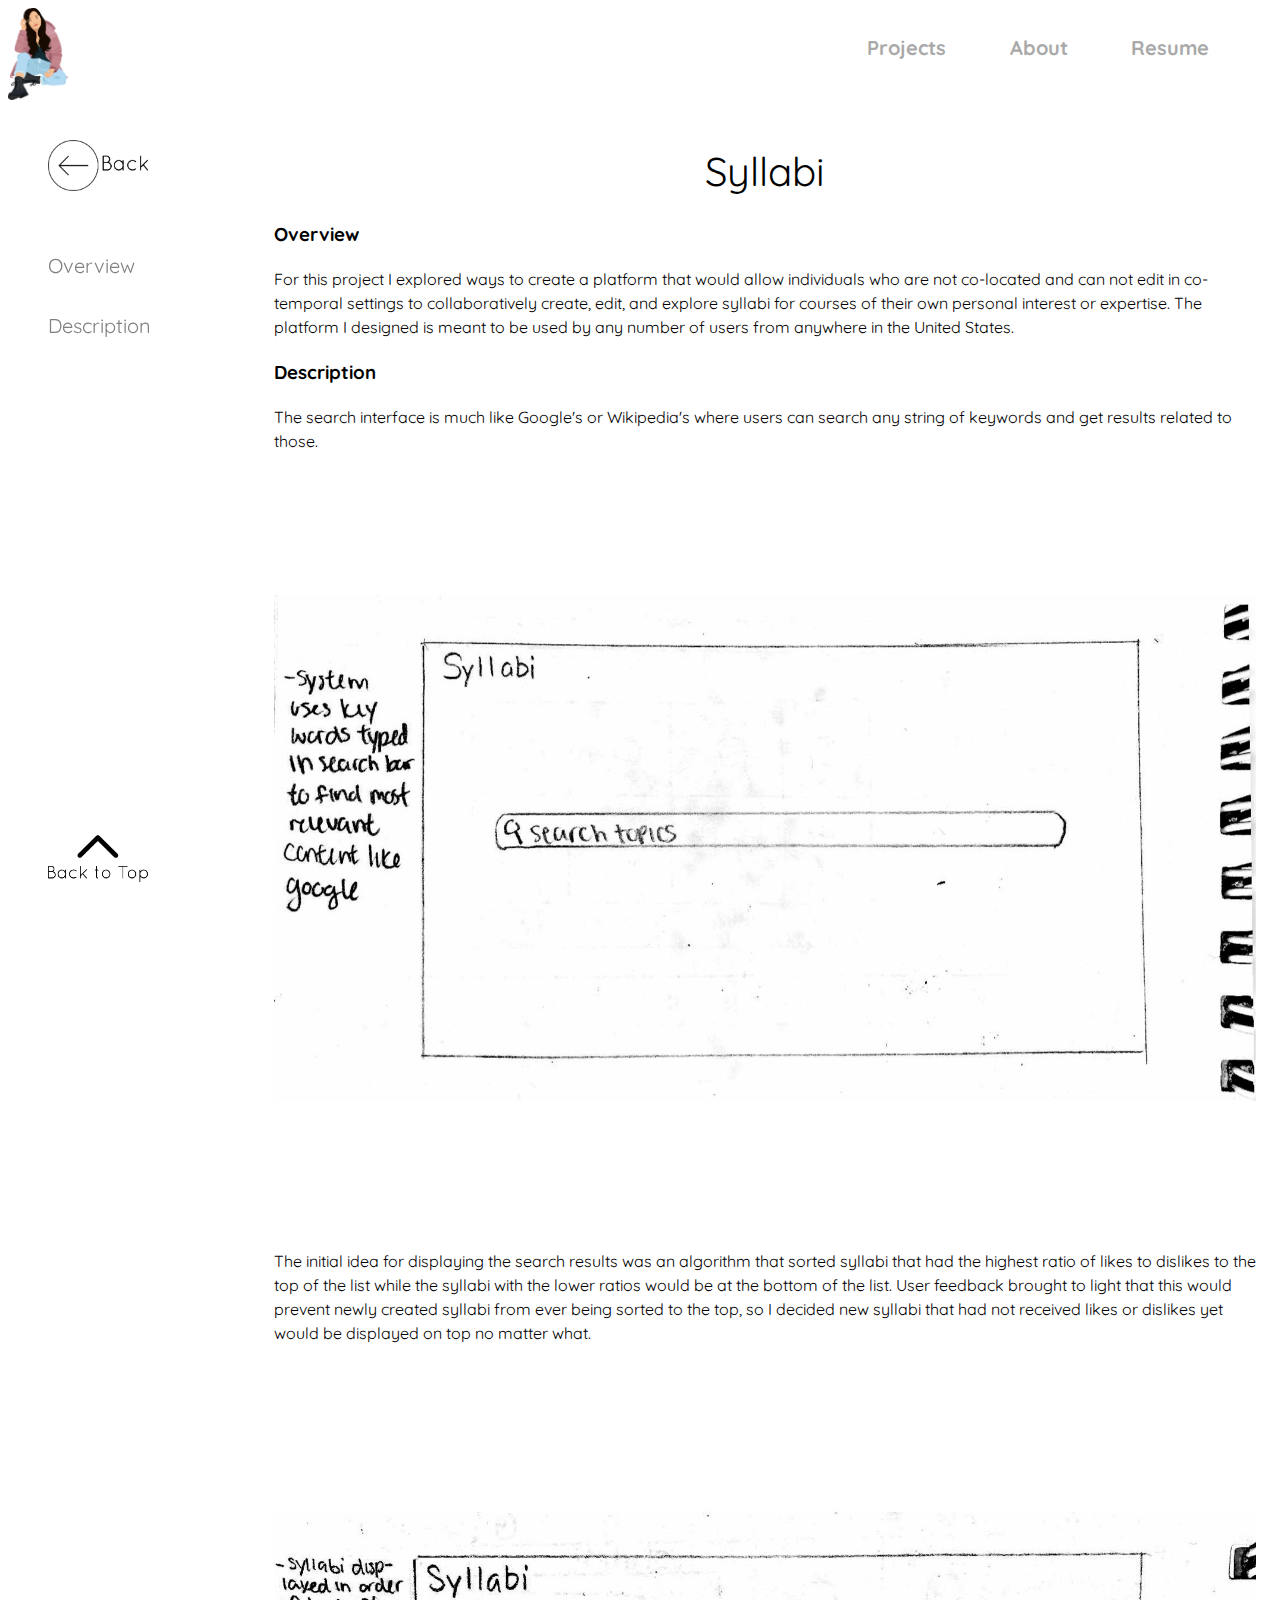
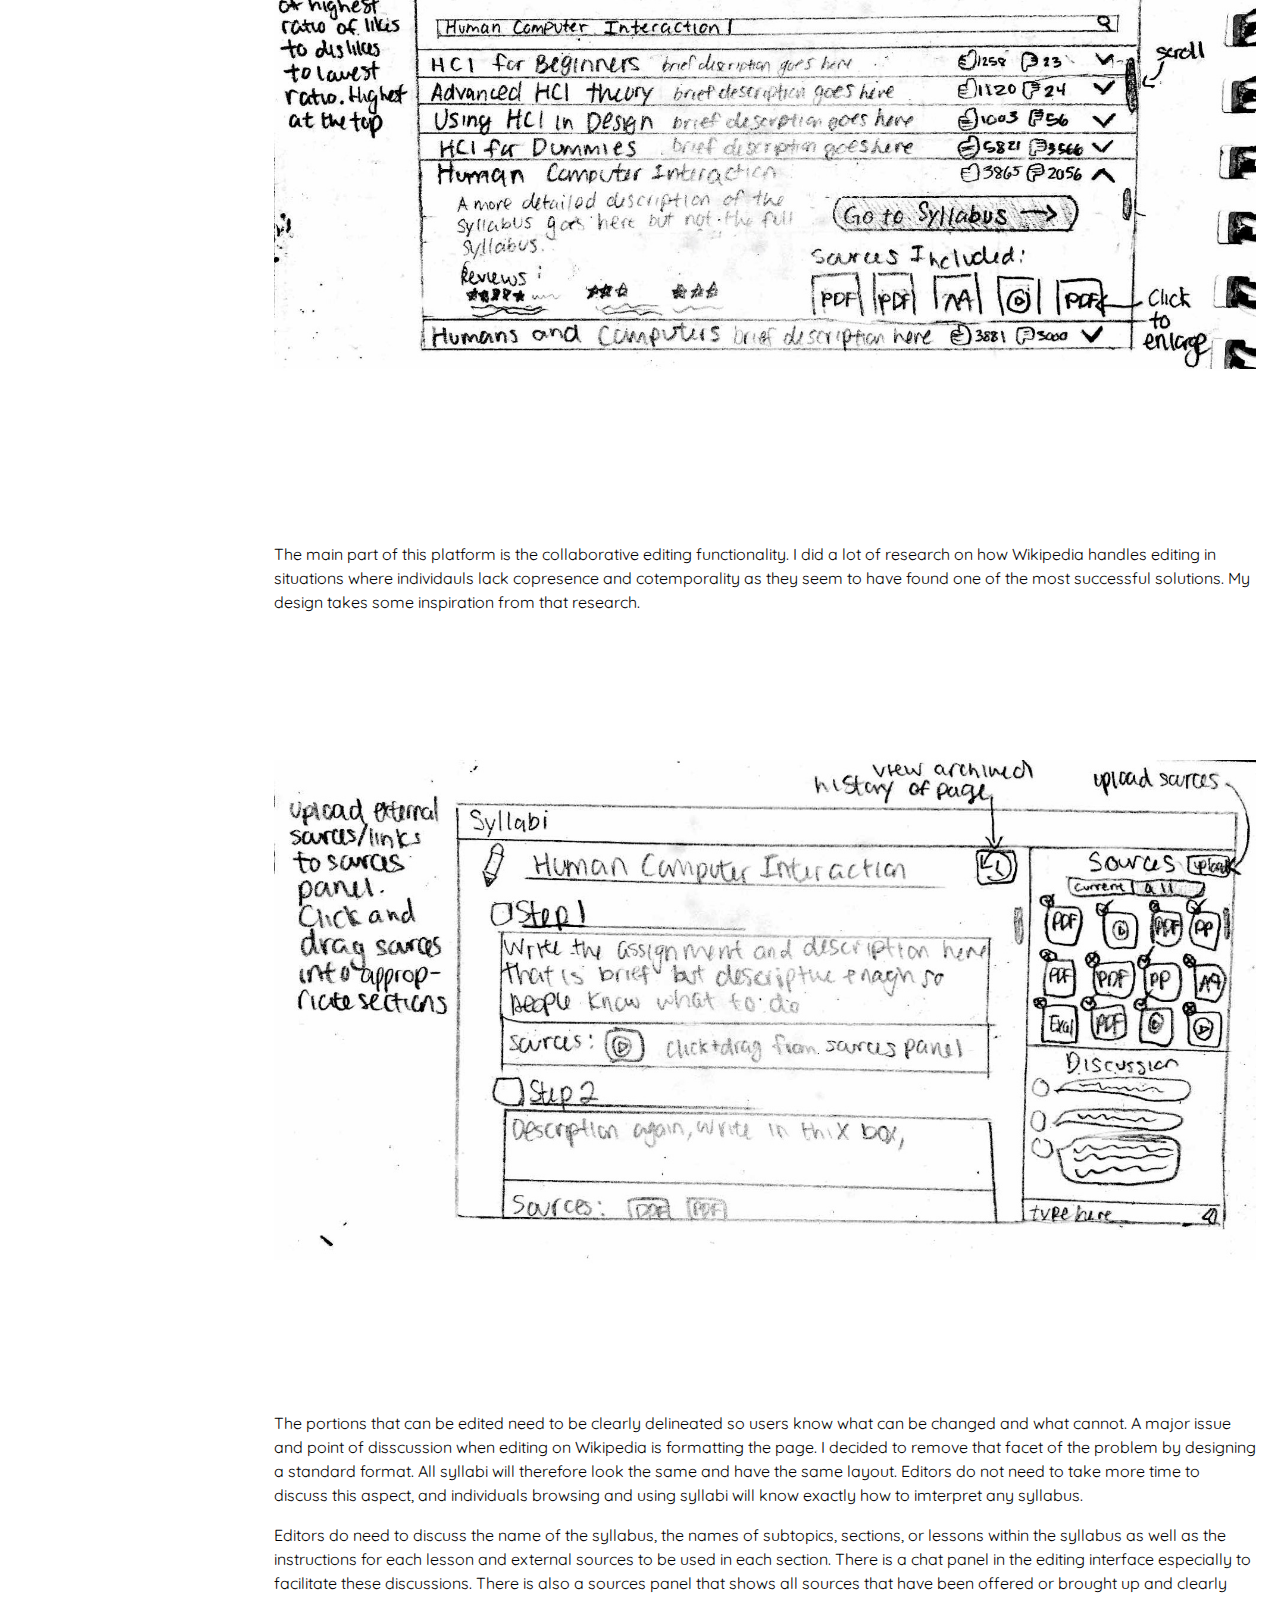
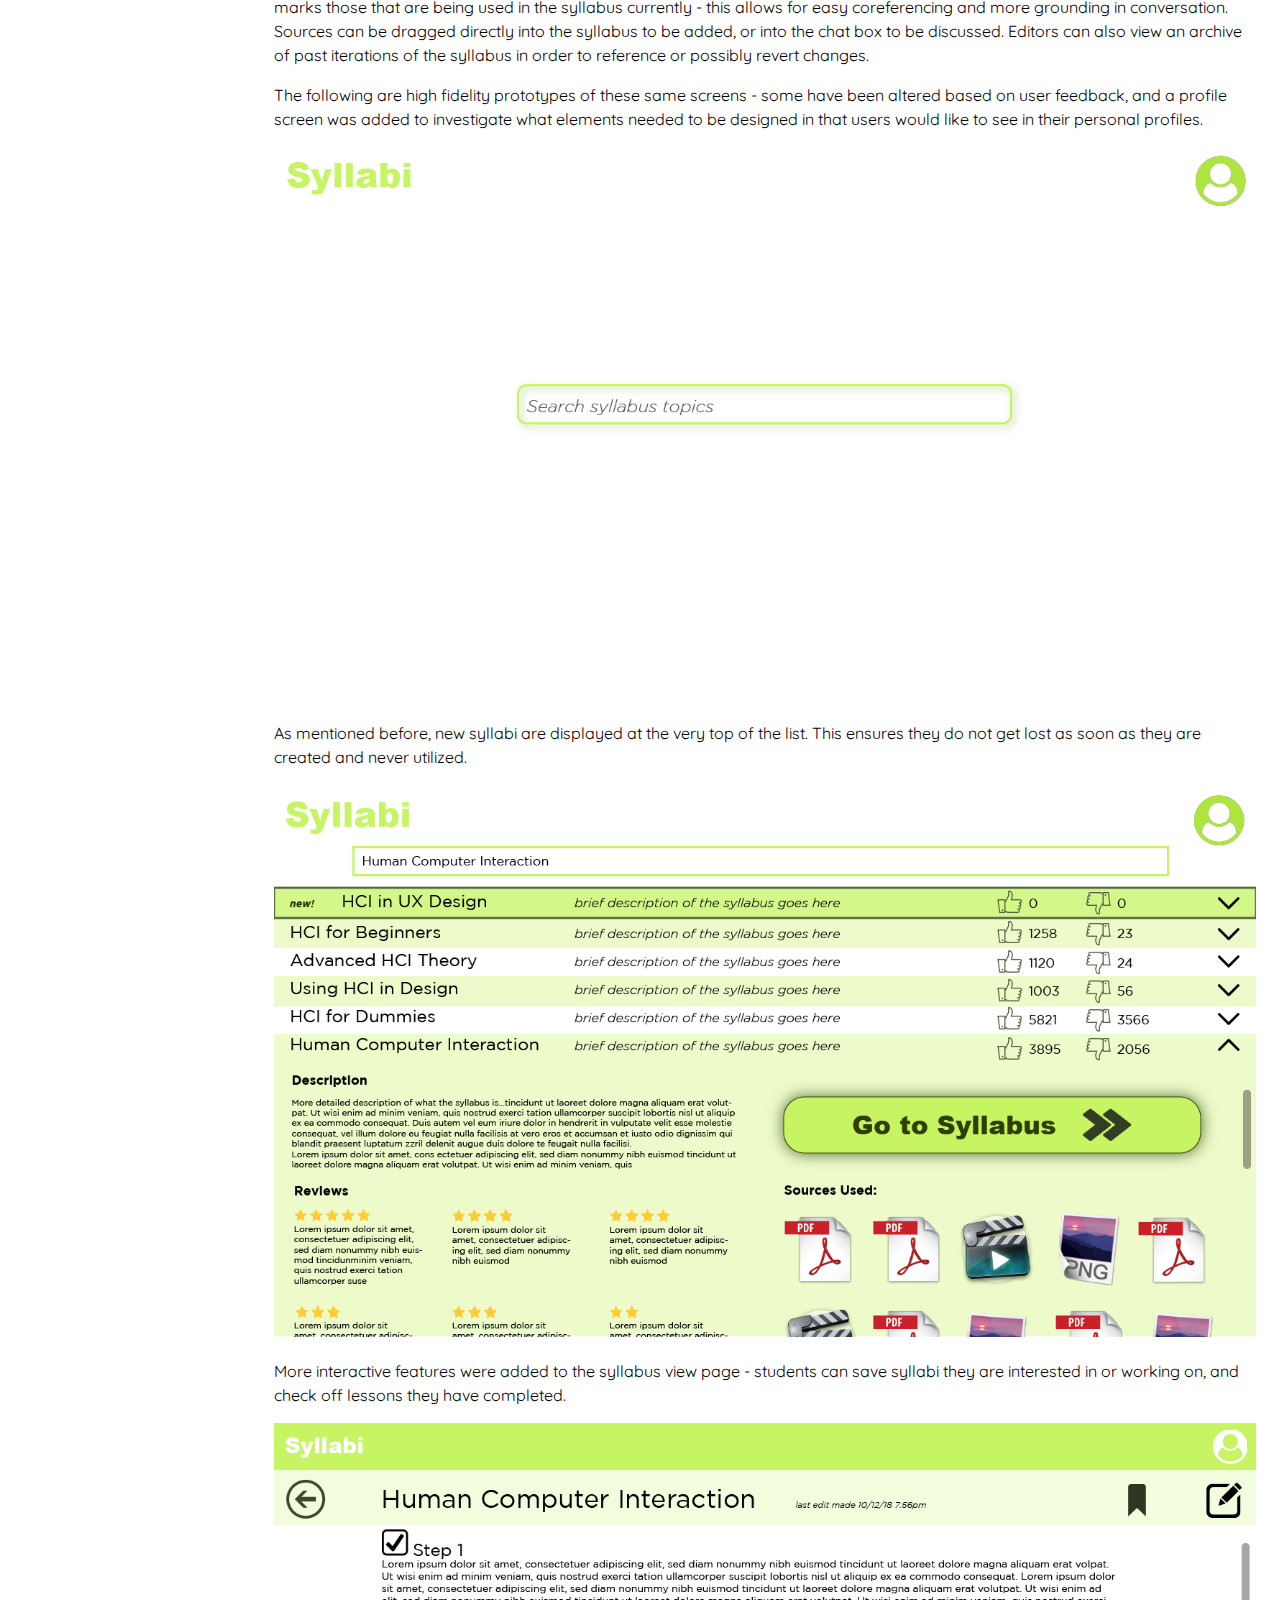
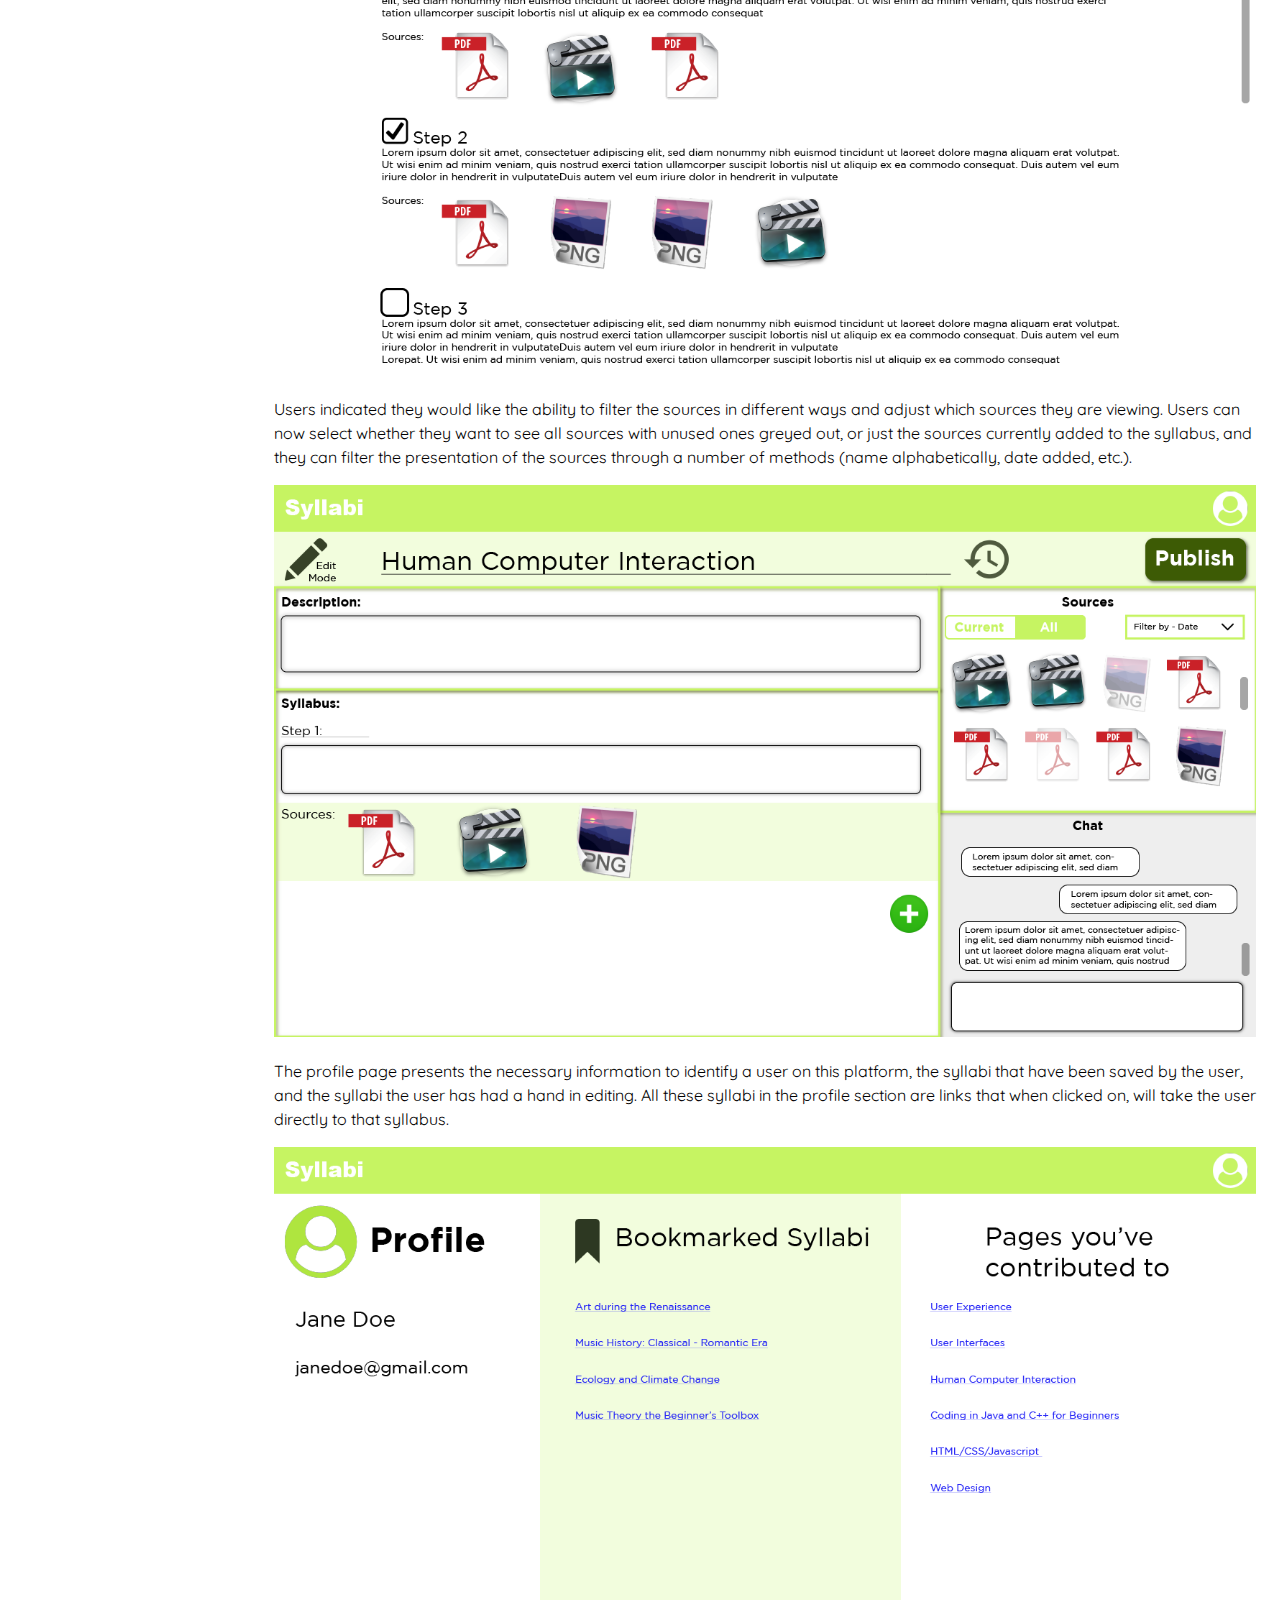
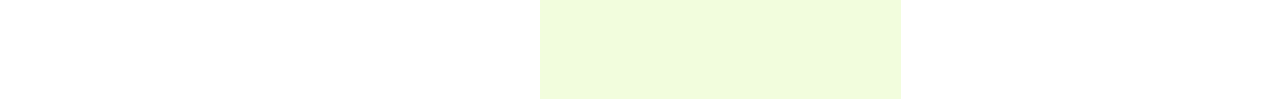
<file: syllabi.html>
<!DOCTYPE html>
<meta name="viewport" content="width=device-width, initial-scale=1.0">
<head>
	<link rel="stylesheet" type="text/css" href="stylesheet.css">
	<link href='https://fonts.googleapis.com/css?family=Quicksand' rel='stylesheet'>
	<link rel="shortcut icon" type="image/png" href="favicon2021.png">
	<title>Nicole Huang Professional Portfolio</title>
</head>

<body>
	
	<div class="header">
		<a name="top"></a>

		<a href="index.html" id="logolink"><img src="NicoleWithFace.png" id="logo"></a>

		<a href="resume.html" id="toplink"> Resume </a>
		<a href="aboutMe.html" id="toplink"> About </a>
		<a href="index.html" id="toplink"> Projects </a>
	</div>


	<div class="projectContainer">

		<div class="sidenavContainer">
			<div class="back">
				<a href="index.html"><img src="back.png" id="back" align="middle"></a>
			</div>
			<br><br>
			<a href="#Overview" class="sidebarlink"> Overview </a>
			<br><br>
			<a href="#Description" class="sidebarlink"> Description </a>

			<div class="backtotop">
				<a href="#top"><img src="backtoTop.png" id="backtoTop"></a>
			</div>
		</div>

		<div class="everythingelseContainer">

			<p class="projectTitle">Syllabi</p>
		
			<a name="Overview"></a> <h3>Overview</h3>
			<p> For this project I explored ways to create a platform that would allow individuals who are not co-located and can not edit in co-temporal settings to collaboratively create, edit, and explore syllabi for courses of their own personal interest or expertise. The platform I designed is meant to be used by any number of users from anywhere in the United States.</p>

			<a name="Description"></a> <h3>Description</h3>
			<p class="paraRight">The search interface is much like Google's or Wikipedia's where users can search any string of keywords and get results related to those.</p>

			<div class="imageSyllabi">
				<img src="SyllabiPaper1.jpg" class="leftImage" alt="SyllabiPaper1" width="100%">
			</div>
	
			<p>The initial idea for displaying the search results was an algorithm that sorted syllabi that had the highest ratio of likes to dislikes to the top of the list while the syllabi with the lower ratios would be at the bottom of the list. User feedback brought to light that this would prevent newly created syllabi from ever being sorted to the top, so I decided new syllabi that had not received likes or dislikes yet would be displayed on top no matter what. </p>

			<div class="imageSyllabi">
				<img src="SyllabiPaper2.jpg" class="leftImage" alt="SyllabiPaper2" width="100%">
			</div>


			<p>The main part of this platform is the collaborative editing functionality. I did a lot of research on how Wikipedia handles editing in situations where individauls lack copresence and cotemporality as they seem to have found one of the most successful solutions. My design takes some inspiration from that research. </p>

			<div class="imageSyllabi">
				<img src="SyllabiPaper3.jpg" class="leftImage" alt="SyllabiPaper3" width="100%">
			</div>


			<p>The portions that can be edited need to be clearly delineated so users know what can be changed and what cannot. A major issue and point of disscussion when editing on Wikipedia is formatting the page. I decided to remove that facet of the problem by designing a standard format. All syllabi will therefore look the same and have the same layout. Editors do not need to take more time to discuss this aspect, and individuals browsing and using syllabi will know exactly how to imterpret any syllabus. </p>

			<p>Editors do need to discuss the name of the syllabus, the names of subtopics, sections, or lessons within the syllabus as well as the instructions for each lesson and external sources to be used in each section. There is a chat panel in the editing interface especially to facilitate these discussions. There is also a sources panel that shows all sources that have been offered or brought up and clearly marks those that are being used in the syllabus currently - this allows for easy coreferencing and more grounding in conversation. Sources can be dragged directly into the syllabus to be added, or into the chat box to be discussed. Editors can also view an archive of past iterations of the syllabus in order to reference or possibly revert changes. </p>

			<p>The following are high fidelity prototypes of these same screens - some have been altered based on user feedback, and a profile screen was added to investigate what elements needed to be designed in that users would like to see in their personal profiles. </p>

			<div class="imageSyllabiDigital">
				<img src="Syllabi1.png" id="Syllabi1" alt="Syllabi1" width="100%">
			</div>

			<p>As mentioned before, new syllabi are displayed at the very top of the list. This ensures they do not get lost as soon as they are created and never utilized. </p>

			<div class="imageSyllabiDigital">
				<img src="Syllabi2.png" id="Syllabi2" alt="Syllabi2" width="100%">
			</div>

			<p>More interactive features were added to the syllabus view page - students can save syllabi they are interested in or working on, and check off lessons they have completed. </p>

			<div class="imageSyllabiDigital">
				<img src="Syllabi3.png" id="Syllabi3" alt="Syllabi3" width="100%">
			</div>

			<p>Users indicated they would like the ability to filter the sources in different ways and adjust which sources they are viewing. Users can now select whether they want to see all sources with unused ones greyed out, or just the sources currently added to the syllabus, and they can filter the presentation of the sources through a number of methods (name alphabetically, date added, etc.). </p>

			<div class="imageSyllabiDigital">
				<img src="Syllabi4.png" id="Syllabi4" alt="Syllabi4" width="100%">
			</div>

			<p>The profile page presents the necessary information to identify a user on this platform, the syllabi that have been saved by the user, and the syllabi the user has had a hand in editing. All these syllabi in the profile section are links that when clicked on, will take the user directly to that syllabus.
			<div class="imageSyllabiDigital">
				<img src="Syllabi5.png" id="Syllabi5" alt="Syllabi5" width="100%">
			</div>

			

		</div>
	</div>

		
		
</body>


<!--

<body>
	<div id="title">
		<h1> <a href="index.html">Nicole Huang Professional Portfolio</a></h1>
	</div>
	<div id="contact">
		<p id="para2"> Contact | nicole.yt.huang@gmail.com | (617)-653-4246 </p>
	</div>
	<div class="sticky">
		<ul id="navBar">
			<li><a href="resume.html">Resume</a></li>
			<li><a href="animation3D.html">3D Animation</a></li>
  			<li><a href="productDesign.html">Product Design</a></li>
		</ul>
	</div>

	<div id="pageHeader">
		<h2>3D Animation</h2>
	</div>

	<div>
		<h3>3D Modeling</h3>
		<div id="deets">
			<img src="beanstalk.jpg" id="beanstalkPic" alt="Beanstalk" width="50%" height="50%">
			<img src="treasureChest.jpg" id="treasureChestPic" alt="Treasure Chest" width="50%" height="50%">
			<p>I created this "Jack and the Beanstalk" inspired scene from scratch in Blender to practice 3D modelling techniques.</p>
		</div>
	</div>

	<div>
		<h3>Animation</h3>
		<div id="deets">
			<video id="fallingLeafVid" width="50%" controls>
  				<source src="fallingLeaf.mp4" type="video/mp4"></source>
			</video>
			<p>I did some simple animation practice here on the previous 3D models created. This was created in Blender as well. Certain frames were created and then the software interpolated the movement in between the frames.</p>
		</div>
	</div>

		<div>
		<h3>3D Animated Game</h3>
		<div id="deets">
			<img src="wander.jpg" id="wanderPic" alt="Wander" width="50%" height="50%">
			<p>With a team of 5 including myself, a simple story game called "Wander" was created using Blender. Most 3D models were created from scratch, and all logic was applied within the Blender software or using python. A video of an unrendered playthrough of the game can be found <a href="https://drive.google.com/open?id=0B0BVkbm1E3VAUG9NaTY0NXBSMkU" id="wanderLink" target="_blank">here</a>.</p>
		</div>
	</div>

	<div id="foot">
		<a href="https://github.com/nicole-h6" target="_blank">
			<img src="github.jpg" id="gitButton" alt="Github Button" width="2%" height="2%"></a>
		<a href="https://www.linkedin.com/in/nicole-huang-652a08126/" target="_blank"> 
			<img src="linked.jpg" id="linkedinButton" alt="Linkedin Button" width="2%" height="2%"></a>
		<a href="mailto:nicole.yt.huang@gmail.com" target="_top">
			<img src="mail.jpg" id="emailButton" alt="Email Button" width="2%" height="2%"></a>
	</div>


</body>

</html>
</file>
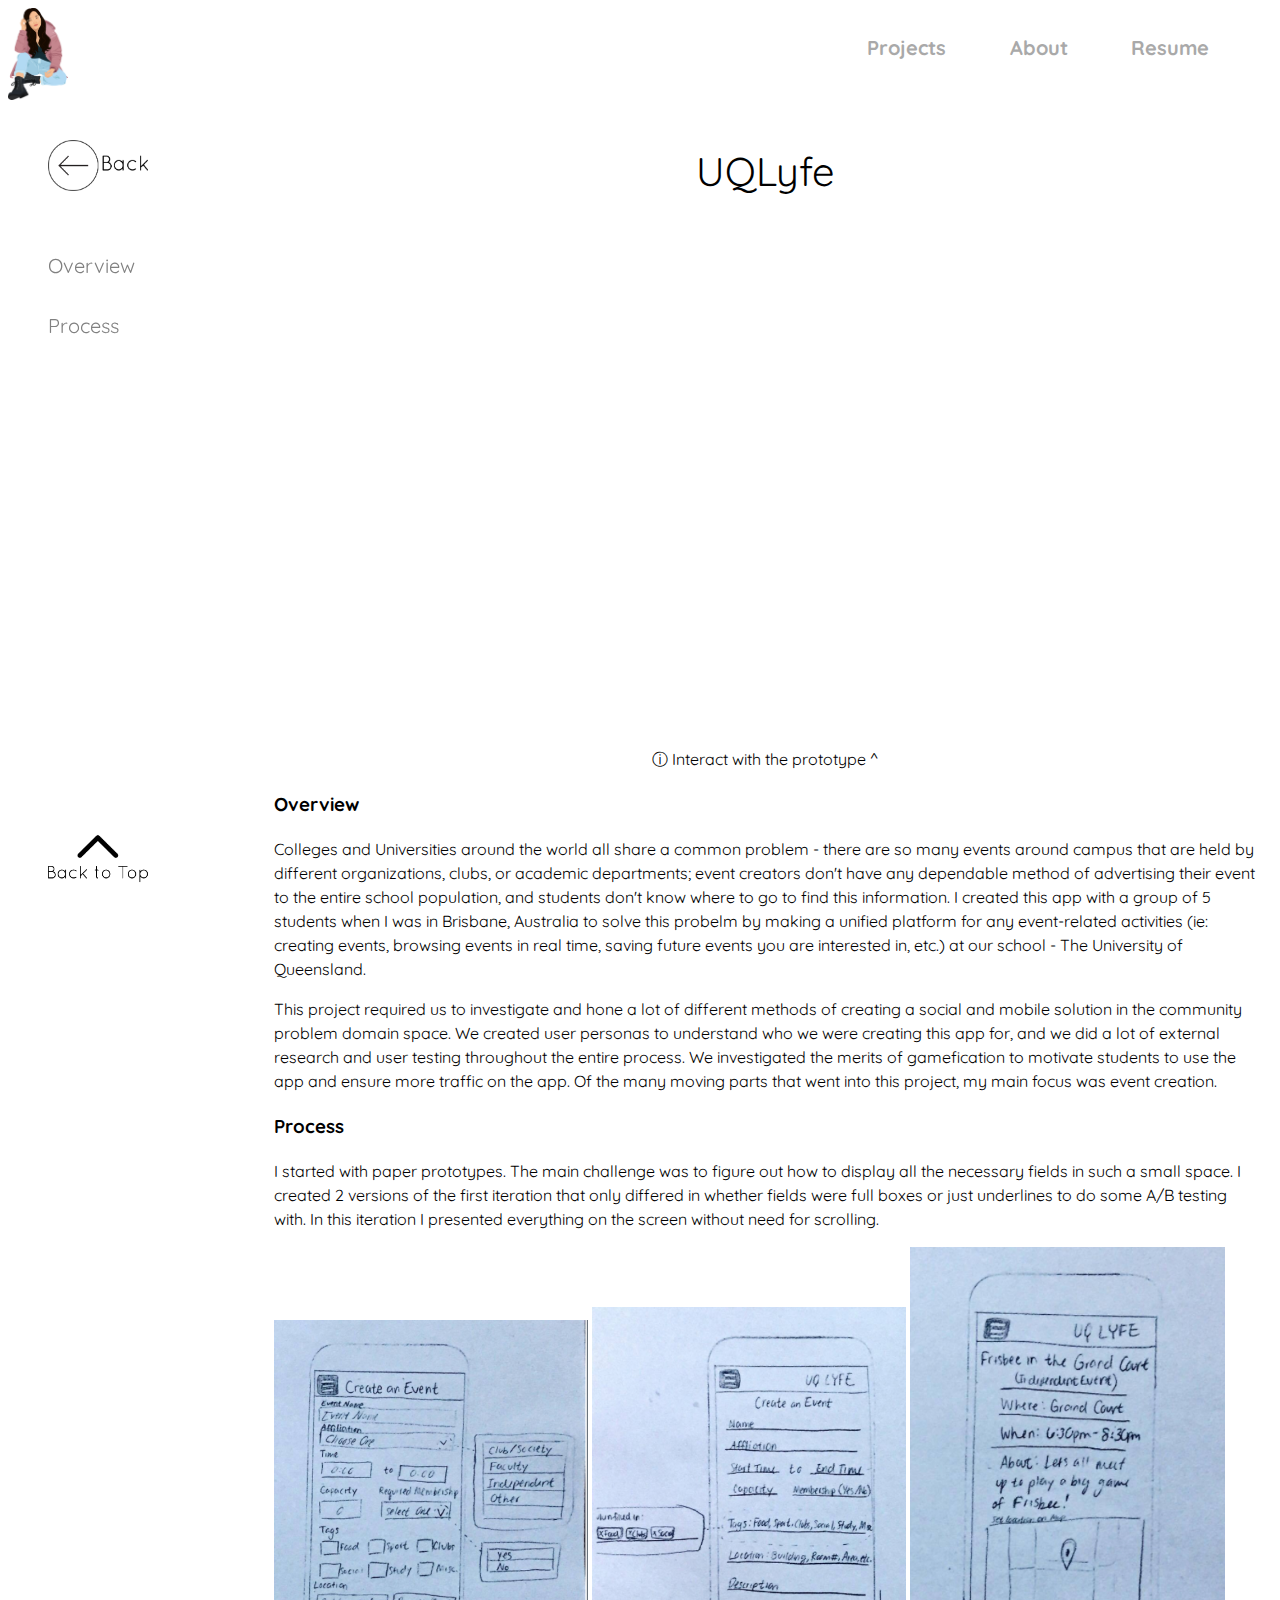
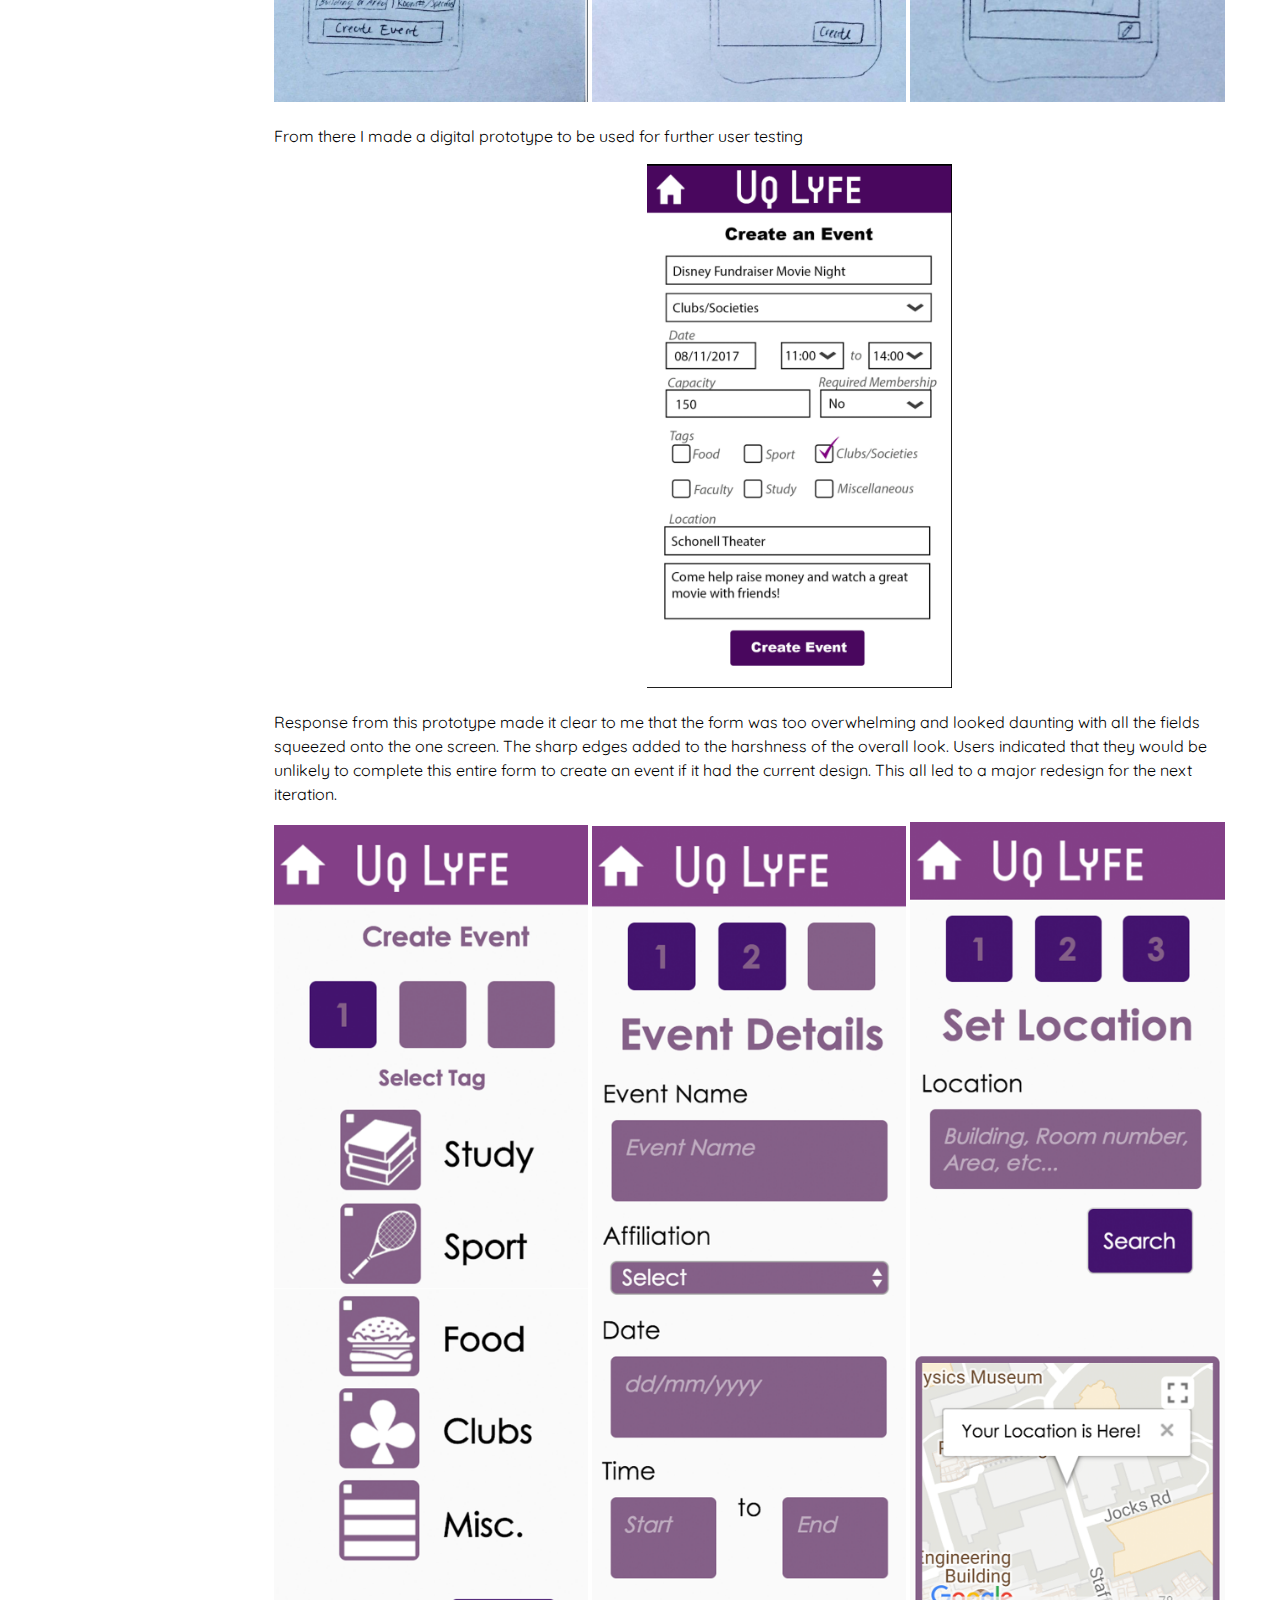
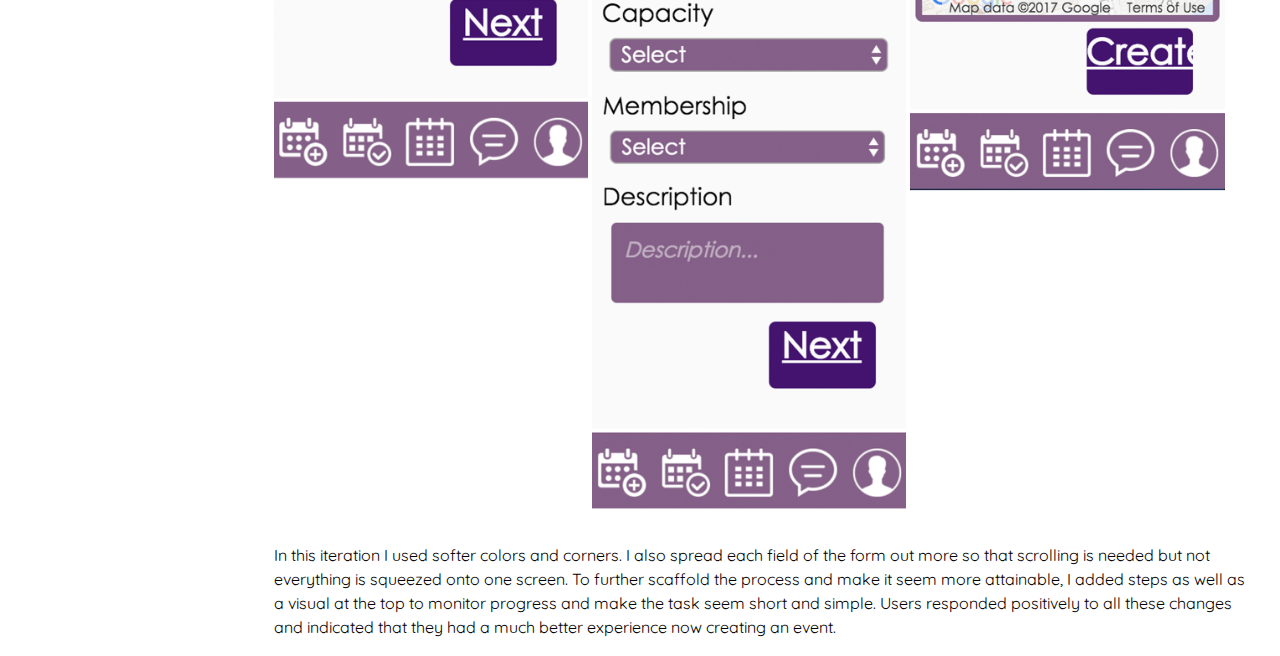
<file: uqLyfe.html>
<!DOCTYPE html>
<meta name="viewport" content="width=device-width, initial-scale=1.0">

<head>
	<link rel="stylesheet" type="text/css" href="stylesheet.css">
	<link href='https://fonts.googleapis.com/css?family=Quicksand' rel='stylesheet'>
	<link rel="shortcut icon" type="image/png" href="favicon2021.png">
	<title>Nicole Huang Professional Portfolio</title>
</head>

<body>
	<div class="header">
		<a name="top"></a>

		<a href="index.html" id="logolink"><img src="NicoleWithFace.png" id="logo"></a>

		<a href="resume.html" id="toplink"> Resume </a>
		<a href="aboutMe.html" id="toplink"> About </a>
		<a href="index.html" id="toplink"> Projects </a>
	</div>

	<div class="projectContainer">
		<div class="sidenavContainer">
			<div class="back">
				<a href="index.html"><img src="back.png" id="back" align="middle"></a>
			</div>
			<br><br>
			<a href="#Overview" class="sidebarlink"> Overview </a>
			<br><br>
			<a href="#Process" class="sidebarlink"> Process </a>

			<div class="backtotop">
				<a href="#top"><img src="backtoTop.png" id="backtoTop"></a>
			</div>
		</div>

		<div class="everythingelseContainer">
			<p class="projectTitle"> UQLyfe </p>
			<iframe id="uqlyfeProto" src='https://s4395647-uq-lyfe.uqcloud.net/' height="530px" frameBorder='0'></iframe>
			<p id="instruction"> &#9432; Interact with the prototype ^</p>

			<a name="Overview"></a> <h3>Overview</h3>
			<p>Colleges and Universities around the world all share a common problem - there are so many events around campus that are held by different organizations, clubs, or academic departments; event creators don't have any dependable method of advertising their event to the entire school population, and students don't know where to go to find this information. I created this app with a group of 5 students when I was in Brisbane, Australia to solve this probelm by making a unified platform for any event-related activities (ie: creating events, browsing events in real time, saving future events you are interested in, etc.) at our school - The University of Queensland. </p>

			<!-- do pics of user personas and bullet descriptions /-->
			<p>This project required us to investigate and hone a lot of different methods of creating a social and mobile solution in the community problem domain space. We created user personas to understand who we were creating this app for, and we did a lot of external research and user testing throughout the entire process. We investigated the merits of gamefication to motivate students to use the app and ensure more traffic on the app. Of the many moving parts that went into this project, my main focus was event creation.</p>

			<a name="Process"></a> <h3>Process</h3>
			<p>I started with paper prototypes. The main challenge was to figure out how to display all the necessary fields in such a small space. I created 2 versions of the first iteration that only differed in whether fields were full boxes or just underlines to do some A/B testing with. In this iteration I presented everything on the screen without need for scrolling. </p>

			<div class="">
				<img src="uqLyfePaper1.png" class="uqLyfePaper" alt="uqLyfePaper1" width="32%">
				<img src="uqLyfePaper2.png" class="uqLyfePaper" alt="uqLyfePaper2" width="32%">
				<img src="uqLyfePaper3.png" class="uqLyfePaper" alt="uqLyfePaper3" width="32%">
			</div>

			<p>From there I made a digital prototype to be used for further user testing</p>

			<div class="imageUQLyfe">
				<img src="uqLyfe2old.png" id="uqLyfe2old" alt="uqLyfe2old" width="50%">
			</div>

			<p>Response from this prototype made it clear to me that the form was too overwhelming and looked daunting with all the fields squeezed onto the one screen. The sharp edges added to the harshness of the overall look. Users indicated that they would be unlikely to complete this entire form to create an event if it had the current design. This all led to a major redesign for the next iteration. </p>

			<div class="">
				<img src="uqLyfe1.png" class="uqLyfe3" alt="uqLyfe1" width="32%">
				<img src="uqLyfe2.png" class="uqLyfe3" alt="uqLyfe2" width="32%">
				<img src="uqLyfe3.png" class="uqLyfe3" alt="uqLyfe3" width="32%">
			</div>

			<p>In this iteration I used softer colors and corners. I also spread each field of the form out more so that scrolling is needed but not everything is squeezed onto one screen. To further scaffold the process and make it seem more attainable, I added steps as well as a visual at the top to monitor progress and make the task seem short and simple. Users responded positively to all these changes and indicated that they had a much better experience now creating an event.</p>
		</div>

	</div>
</body>
</file>
<file: stylesheet.css>
*{
	font-family: 'Quicksand';
	line-height: 1.5;
}

/* Banner */

.banner{
	border-bottom: 1px solid black;
}

#NicoleHuang{
	font-weight: normal;
	text-align: center;
	font-size: 40px;
}



/*opening statement*/

#statement{
	padding-left: 10%;
	padding-right: 10%;
	padding-top: 10%;
	padding-bottom: 10%;
	max-height: 100%;
	min-height: 100%;
	text-align: center;

}

#hi{
	text-align: center;
	font-size: 40px;
}

#im{
	font-size: 25px;
}

#scroll{
	text-align: center;
}

/* headers */
#back{
	width: 120px;
}

#logo{
	width: 60px;
	float: left;
}

#indexlogo{
	display: inline-block;
}

#indexlogoimage{
	width: 250px;
}

#projects{
	font-size: 24px;
	margin-right: 40px;
	float: left;
}

.menulink{
	font-size: 20px;
	float: left;
	margin-right: 30px;
	padding-top: 26px;
}


#toplink:link, #toplink:visited{
	font-size: 20px;
	font-weight: bold;
	color: #a9a9a9;
	text-decoration: none;
	float: right;
	padding-right: 5%;
	padding-top: 2%;
}

#toplink:hover{
	color: #1DB4D3;
}

#homemenu{
	padding-right: 9%;
}

/* Home Page */

h2{
	font-weight: normal;
	text-align: center;
}

.container{
	position: relative;
	margin-right: 10%;
	margin-left: 10%;
	padding-bottom: 70px;
}

.button{
	width: 600px;
	display: block;
	margin-left: auto;
	margin-right: auto;
	opacity: 1;
  	-webkit-transition: .5s ease;
  	backface-visibility: hidden;
  	max-width: 100%;
}

.middle{
  -webkit-transition: .5s ease;
  opacity: 0;
  position: absolute;
  top: 50%;
  left: 50%;
  transform: translate(-50%, -50%);
  -ms-transform: translate(-50%, -50%);
  text-align: center;
}

.container:hover .button{
	opacity: 0.4;
}

.container:hover .middle{
	opacity: 1;
}

.text {
  color: black;
  font-size: 18px;
  padding: 16px 32px;
}


#backtoTop{
	width: 100px;
	/*  display: block;
	margin: 0 auto;
	margin-bottom: 50px;
	margin-top: 50px; */
}

html{
	scroll-behavior: smooth;
}

/* About Page */

.aboutContainer{ 
	margin-left: 10%;
	margin-right: 10%;
}

#mepic{
	float: left;
	padding-right: 50px;
	padding-bottom: 10px;
	max-width: 100%
}
#aboutmepara{
	font-size: 14px;
}

.iconaboutme{
	width: 30px;
	padding-right: 10px;
	text-align: center;
}




/* Project Pages */

.header{
	width: 100%;
}

.sidenavContainer{
	width: 200px;
	padding: 0;
	margin: 40px;
	position: fixed;
	height: 100%;
	font-size: 20px;
	overflow: auto;

	/* width: 12%;
	height: 80%;
	float: left;
	margin-top: 5%;
	margin-left: 5%;
	padding-left: 3%;
	padding-top: 10px;
	position: fixed;
	font-size: 20px; */
	/* background-color: #f2f2f2; */
}

.sidebarlink:link{
	color: #808080;
	text-decoration: none;
	/* padding: 16px; */
}

.sidebarlink:visited{
	color: #808080;
	text-decoration: none;
}

.sidebarlink:hover{
	color: #cccccc;
	text-decoration: none;
}

.everythingelseContainer{
	margin-left: 250px;
	margin-top: 40px;
  	padding: 1px 16px;
	
	/* width: 65%;
	float: right;
	margin-right: 5%;
	margin-top: 5%; */
}

.projectContainer{
	margin: auto;
	float:left;
}

.backtotop{
	bottom: 0;
	position: fixed;
	padding-bottom: 10px;
} 


#back{
	width: 100px;
}

.projectTitle{
	text-align: center;
	font-size: 40px;
	margin: 0;
	padding: 0;
}

@media screen and (max-width: 700px) {
  .sidenavContainer {
    width: 100%;
    height: auto;
    position: relative;
  }
  .sidenavContainer a {float: left;}
  div.everythingelseContainer {margin-left: 0;}
}

@media screen and (max-width: 400px) {
  .sidenavContainer a {
    text-align: center;
    float: none;
  }
}


/*.image{
	padding-left: 13%;
} */

/*.restaurantdigitalimage{
	padding-left: 20%;
} */

#allergeatproto, #uqlyfeProto, #roseArtVid{
	display: block;
	margin: 0 auto;
	max-width: 100%;
}

#brancointeractive{
	display: block;
	margin: 0 auto;
}

/*.imageSyllabi{
	padding-left: 23%;
} */

/*.imageSyllabiDigital{
	padding-left: 15%;
} */


#instruction{
	text-align: center;
}

/*.uqLyfePaper{
	padding-left: 2%;
} */

.imageUQLyfe{
	padding-left: 38%;
}

/*.uqLyfe3{
	padding-left: 10%;
} */

/*resume*/

#resumecontainer{
	margin-top: 5%;
}

#pdfDiv{
	text-align: center;
}

#resume{
	max-height: 100%;

}


/*footer*/
.footer{
	width: 100%;
	border-top: 1px solid black;
	display: inline-block;
	padding-bottom: 10px;
}

#thanks{
	font-size: 24px;
	text-align: center;
}

#contact{
	font-size: 18px;
	text-align: center;
}

.icon{
	width: 50px;
	padding-right: 5px;
	margin-left: 40%;
	max-width: 100%;
}

.link{
	font-size: 12px;
}
/*.contactLink{
	padding-left: 40%;
	padding-bottom: 20px;
} */


#homeDiv{
	display: inline-block;
}


/*
*{
	color: #232b2b;	
	font-family: Trebuchet MS;
}

#title{
	position: relative;
	float: left;
	font-weight: bold;
	margin-left: 1%;
}

a{
	text-decoration: none;
}

#contact{
	position: relative;
	float: right;
	margin-right: 1%;
}

#navBar{
	list-style-type: none;
	overflow: hidden;
	clear: both;
	margin: 0;
	padding: 0;
}

div.sticky{
	clear: both;
	position: -webkit-sticky;
	position: sticky;
	top: 0;
	background-color: #232b2b;
	z-index: 1;

}

li{
	float: right;
}

li a{
	display: inline-block;
	color: #fafafa;
	text-align: center;
	padding: 14px 16px;
}

li a:hover{
	background-color: #414a4c;
}

#headshot, #uqlyfeProto, #beanstalkPic, #treasureChestPic, #wanderPic{
	position: relative;
	margin-top: 1%;
	margin-right: 1%;
	float: left;
	padding: 0%;
}

#aboutMe, #deets{
	position: relative;
	float: left;
	margin-bottom: 10%;
}

#resumeDiv{
	text-align: center;
	margin-bottom: 10%;
}

h3{
	text-align: center;
}

#uqlyfeLink, #spacwarsLink, #wanderLink{
	text-decoration: underline;
	color: blue;
	z-index: -1;
}

#uqlyfeProto{
	z-index: -1;
}


#spacwarsPic, #fallingLeafVid{
	position: relative;
	margin-top: 1%;
	margin-left: 1%;
	margin-bottom: 1%;
	float: right;
	padding: 0%;
}

#foot{
	position: fixed;
	bottom: 0;
	left: 0;
	width: 100%;
	background-color: #232b2b;
	text-align: center;
}

#gitButton, #linkedinButton, #emailButton{
	padding: none;
	margin-top: .2%;
	margin-bottom: .2%;
	margin-left: 1%;
	margin-right: 1%;

}
</file>
